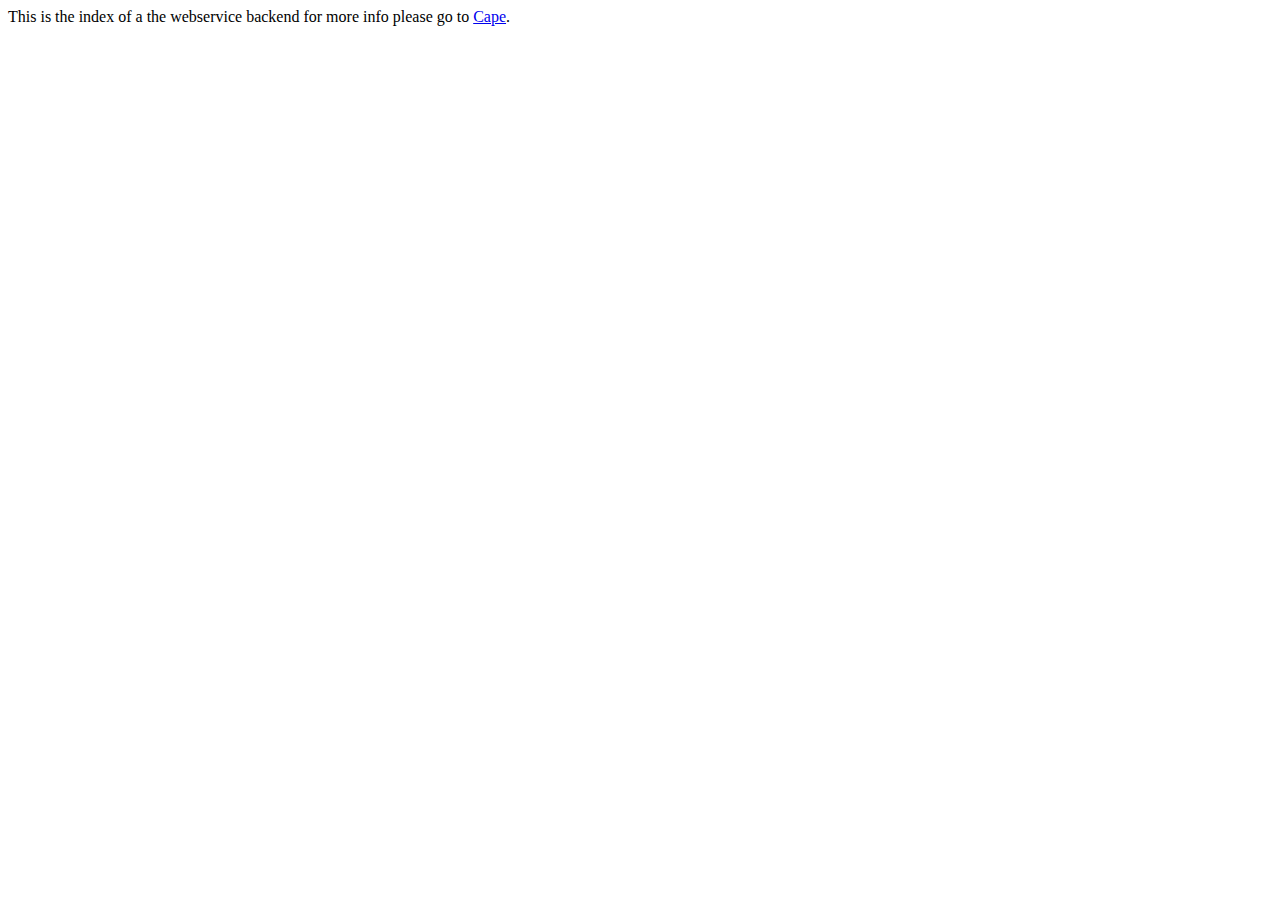
<file: cape_webservices/static/index.html>
<!DOCTYPE html>
<html lang="en">
<head>
    <meta charset="UTF-8">
    <title>Responder</title>
</head>
<body>
This is the index of a the webservice backend for more info please go to <a href="https://github.com/bloomsburyai/cape-webservices">Cape</a>.
</body>
</html>
</file>
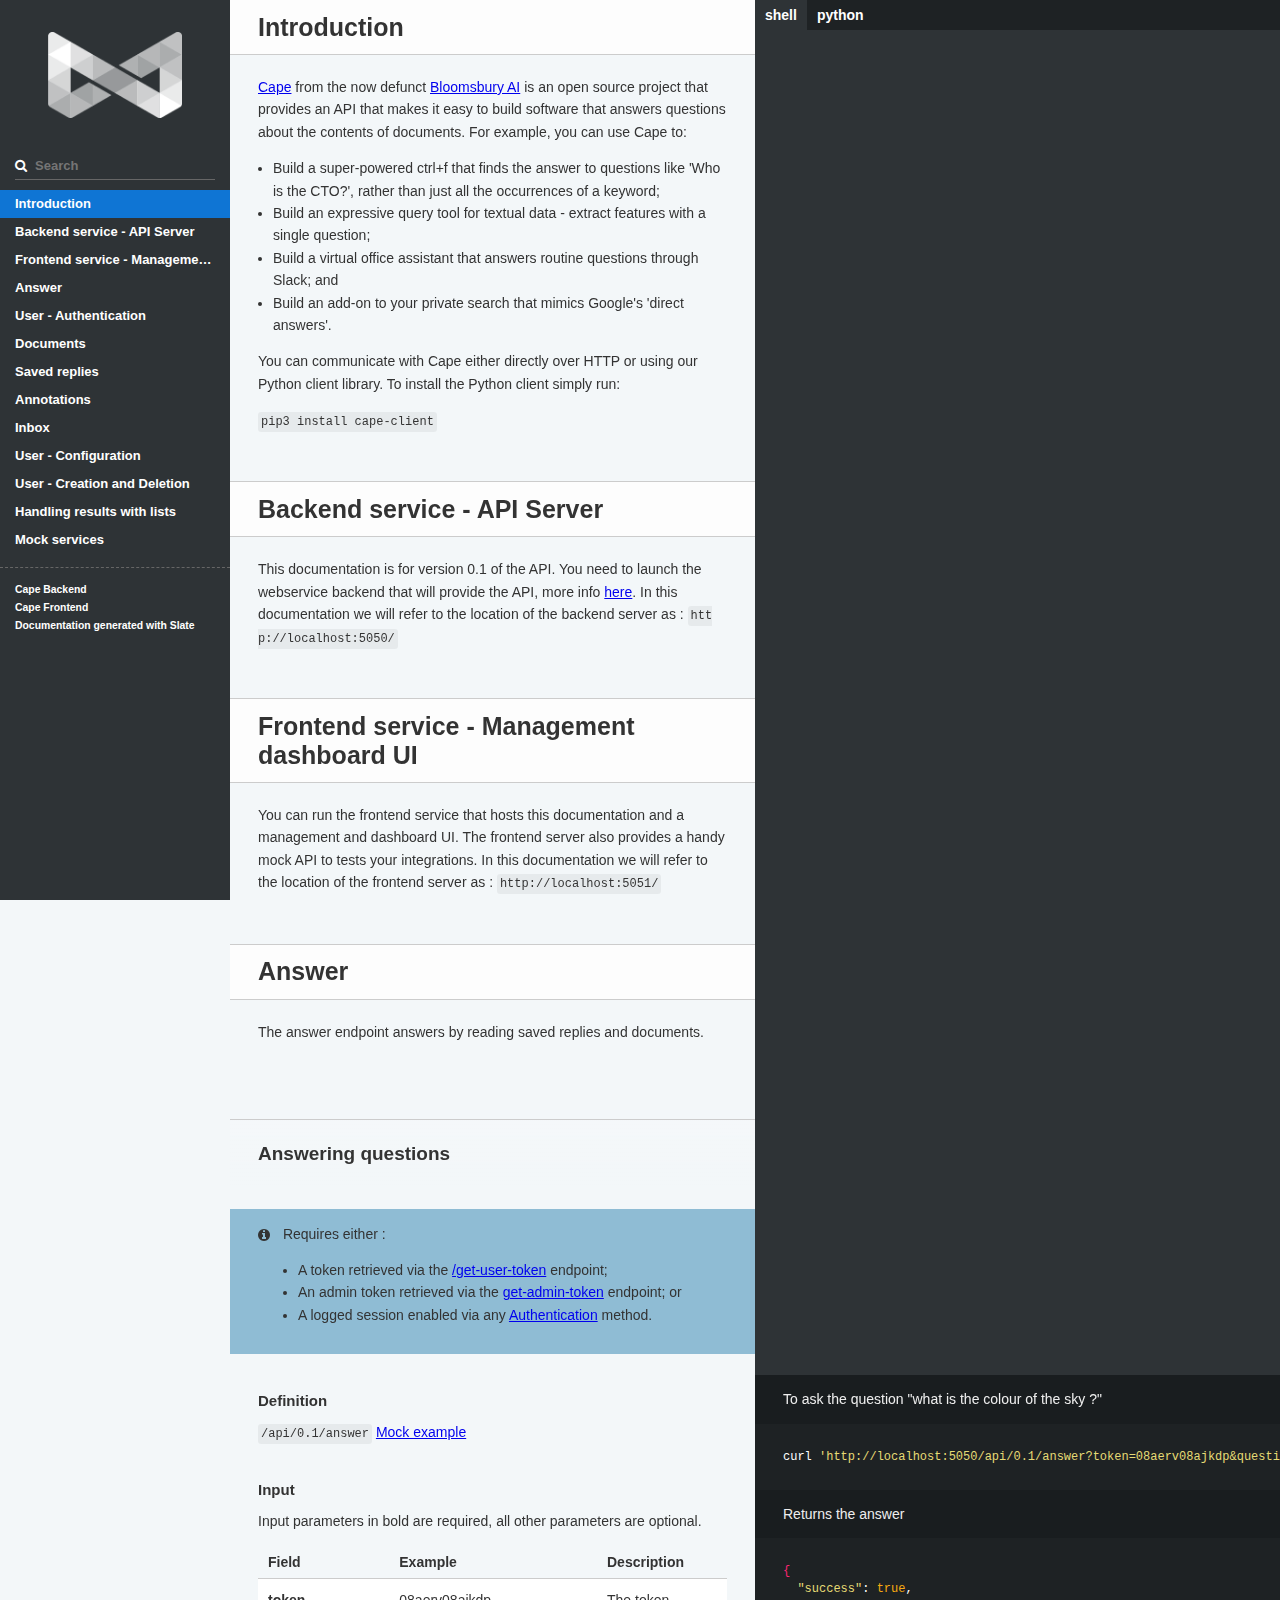
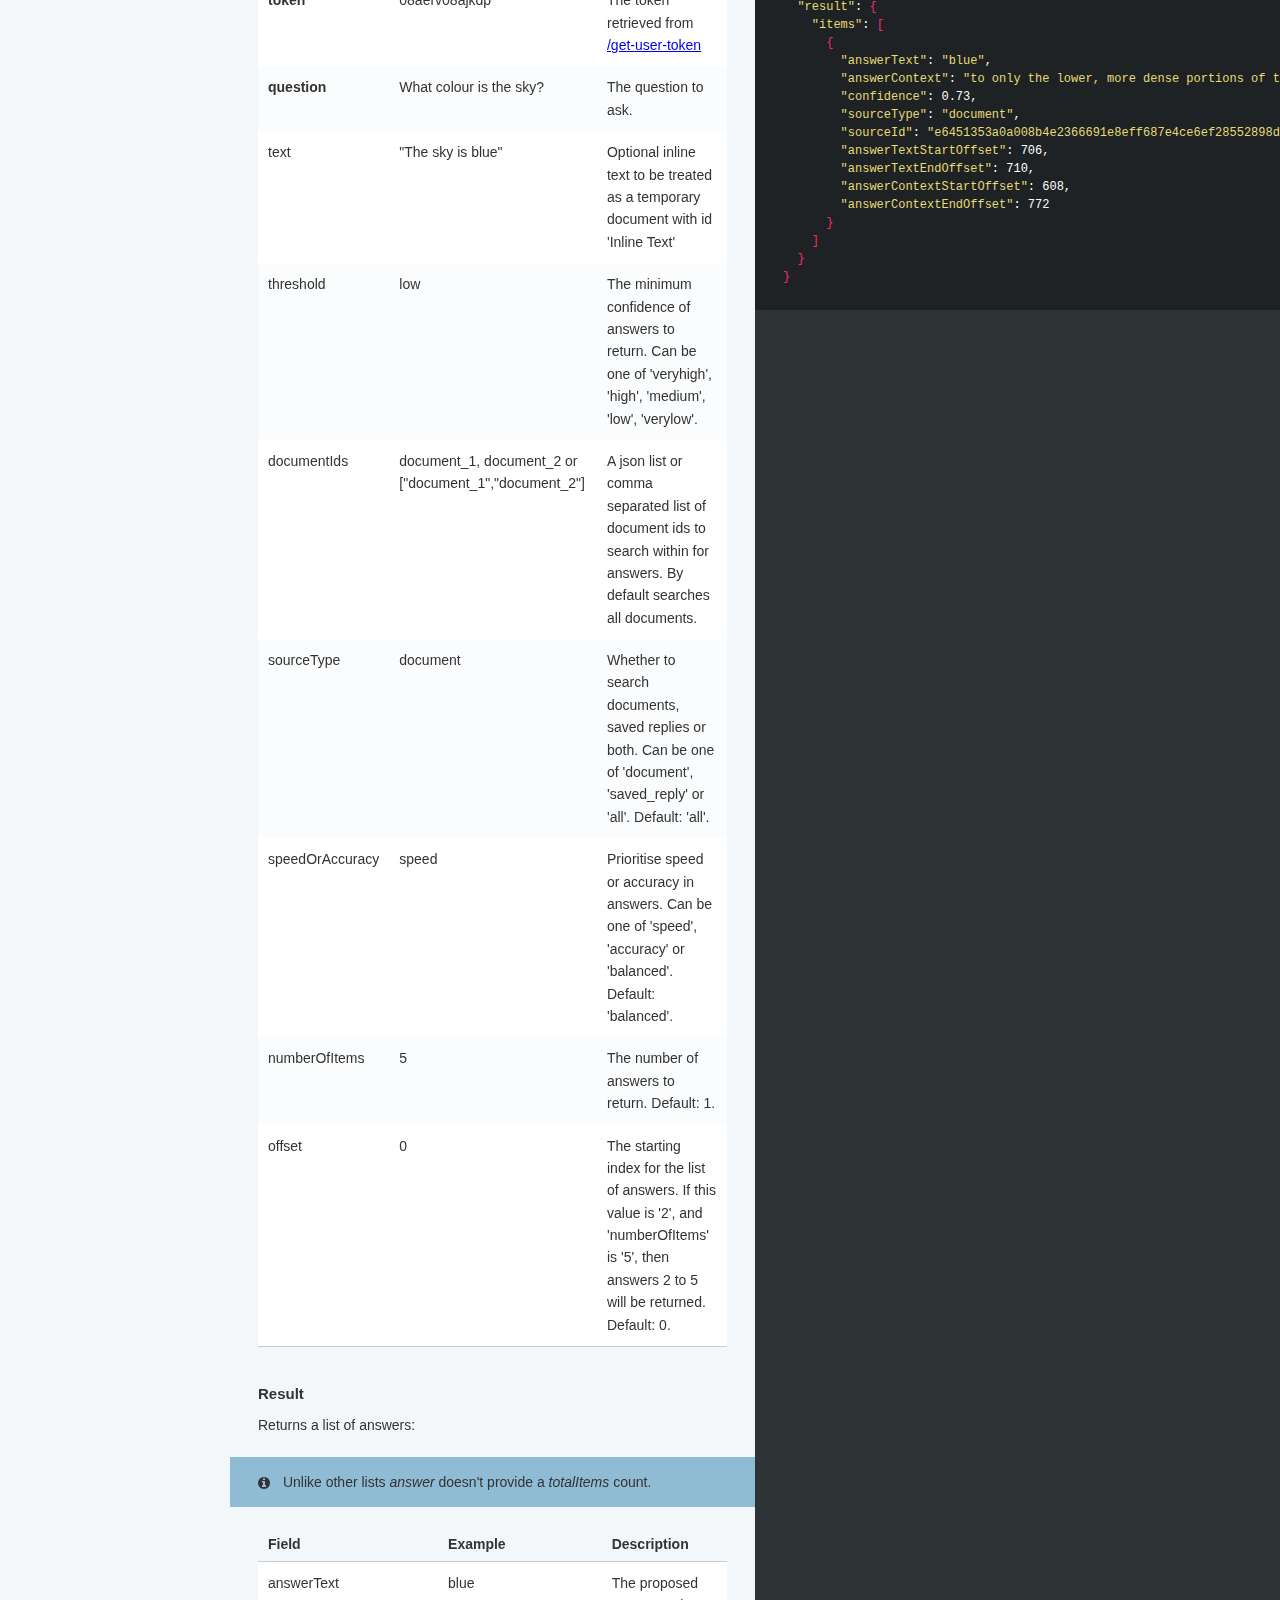
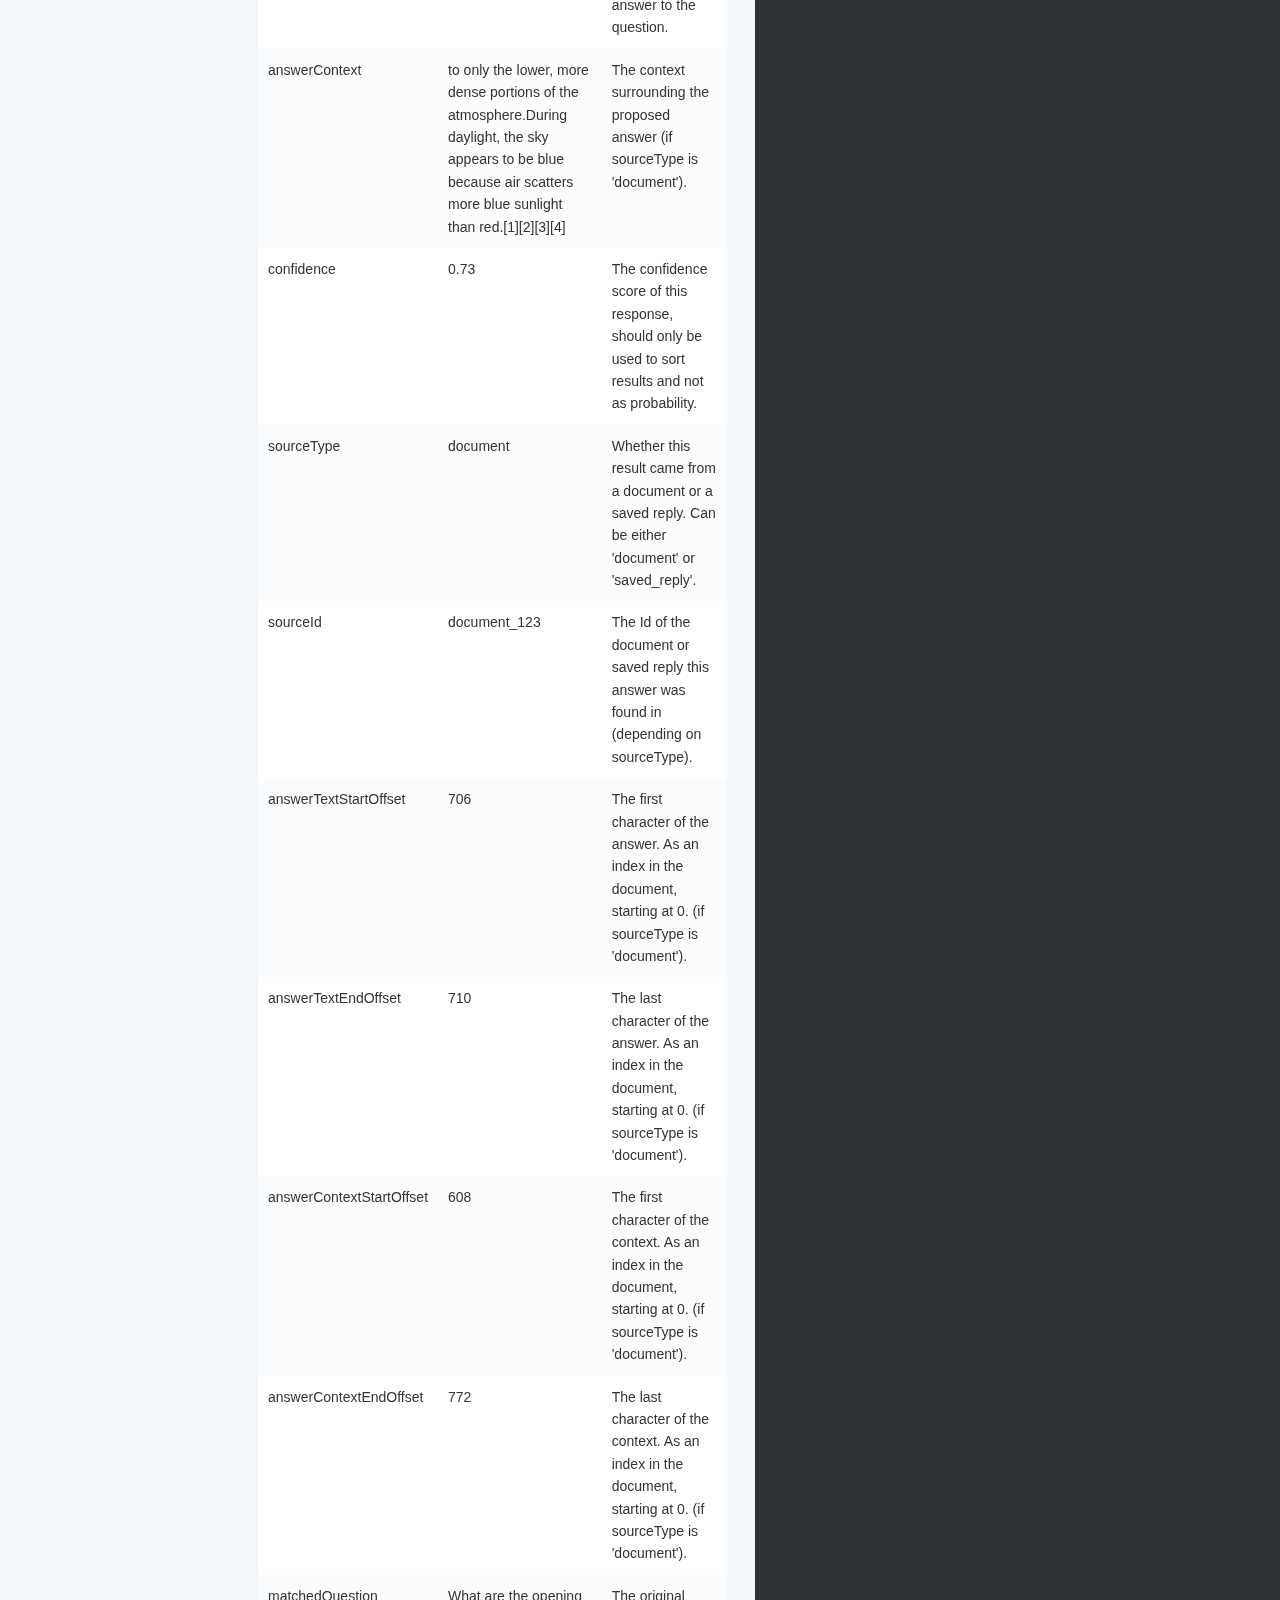
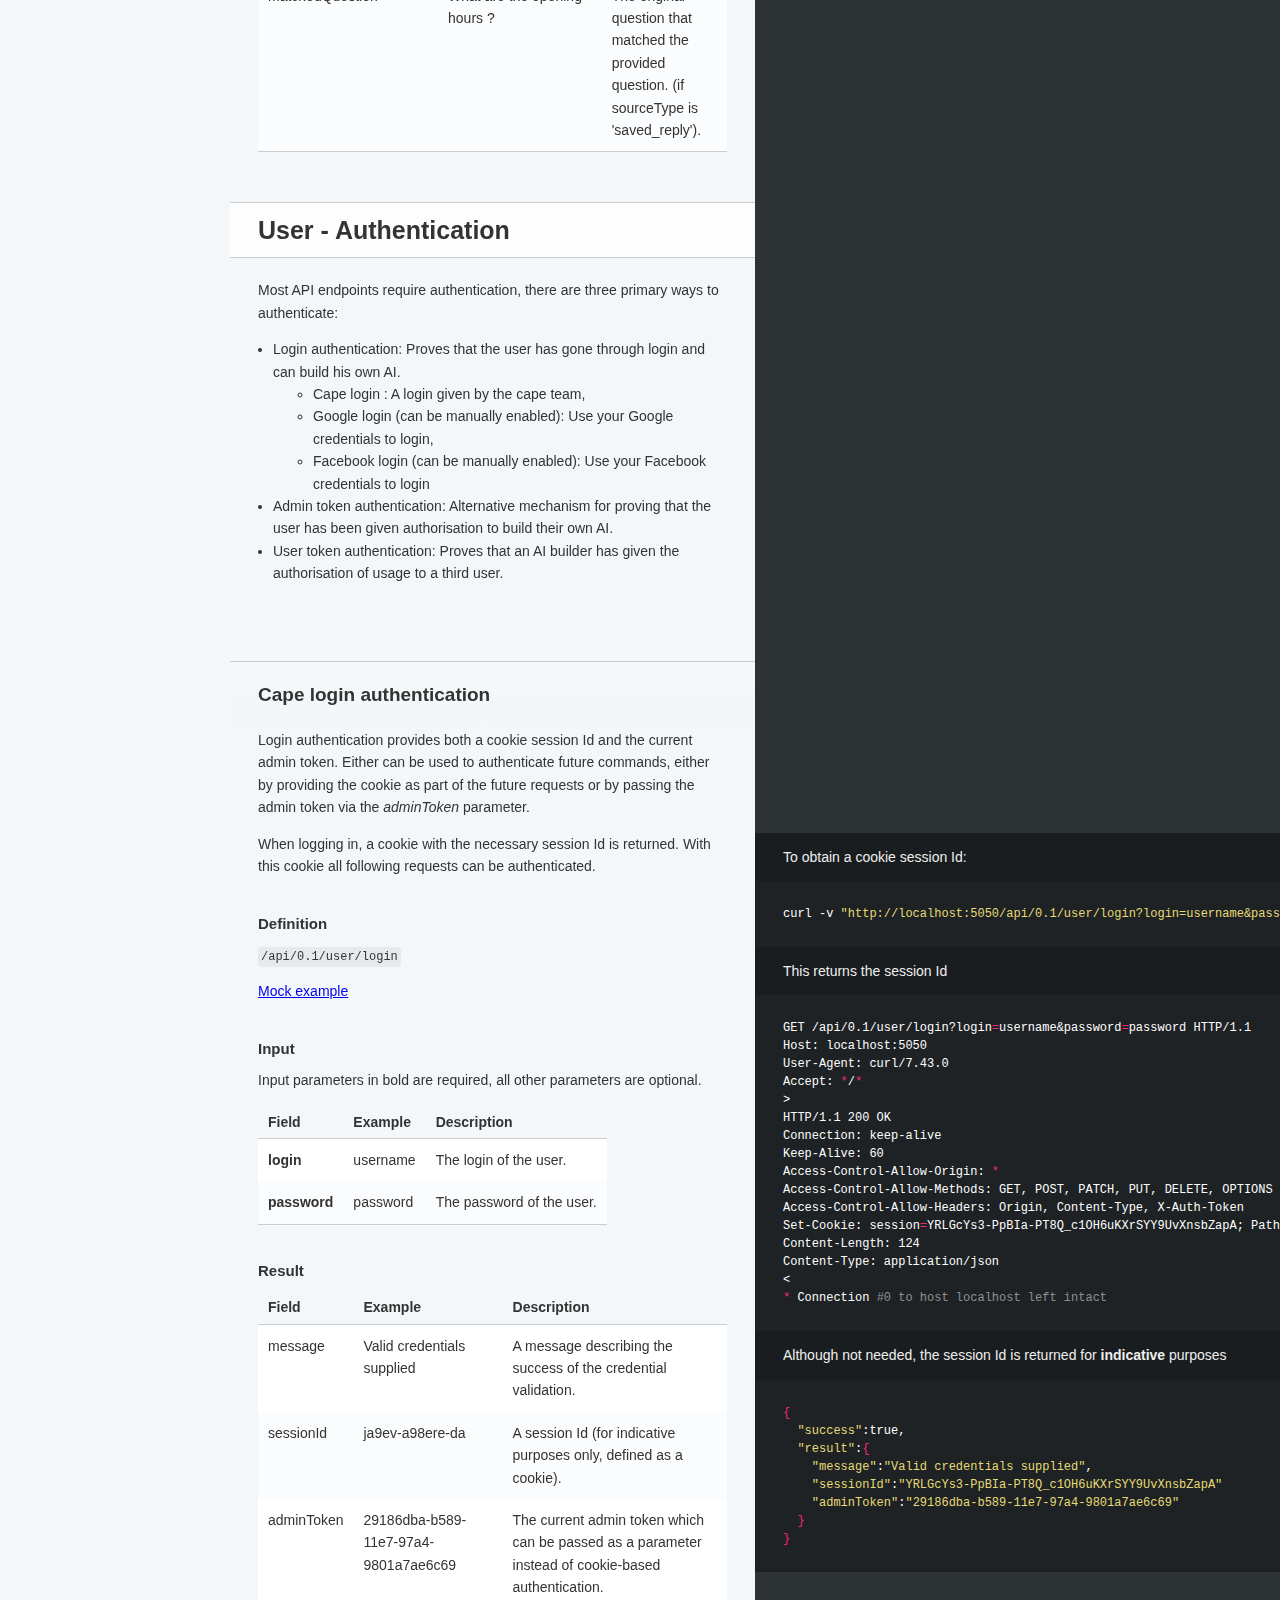
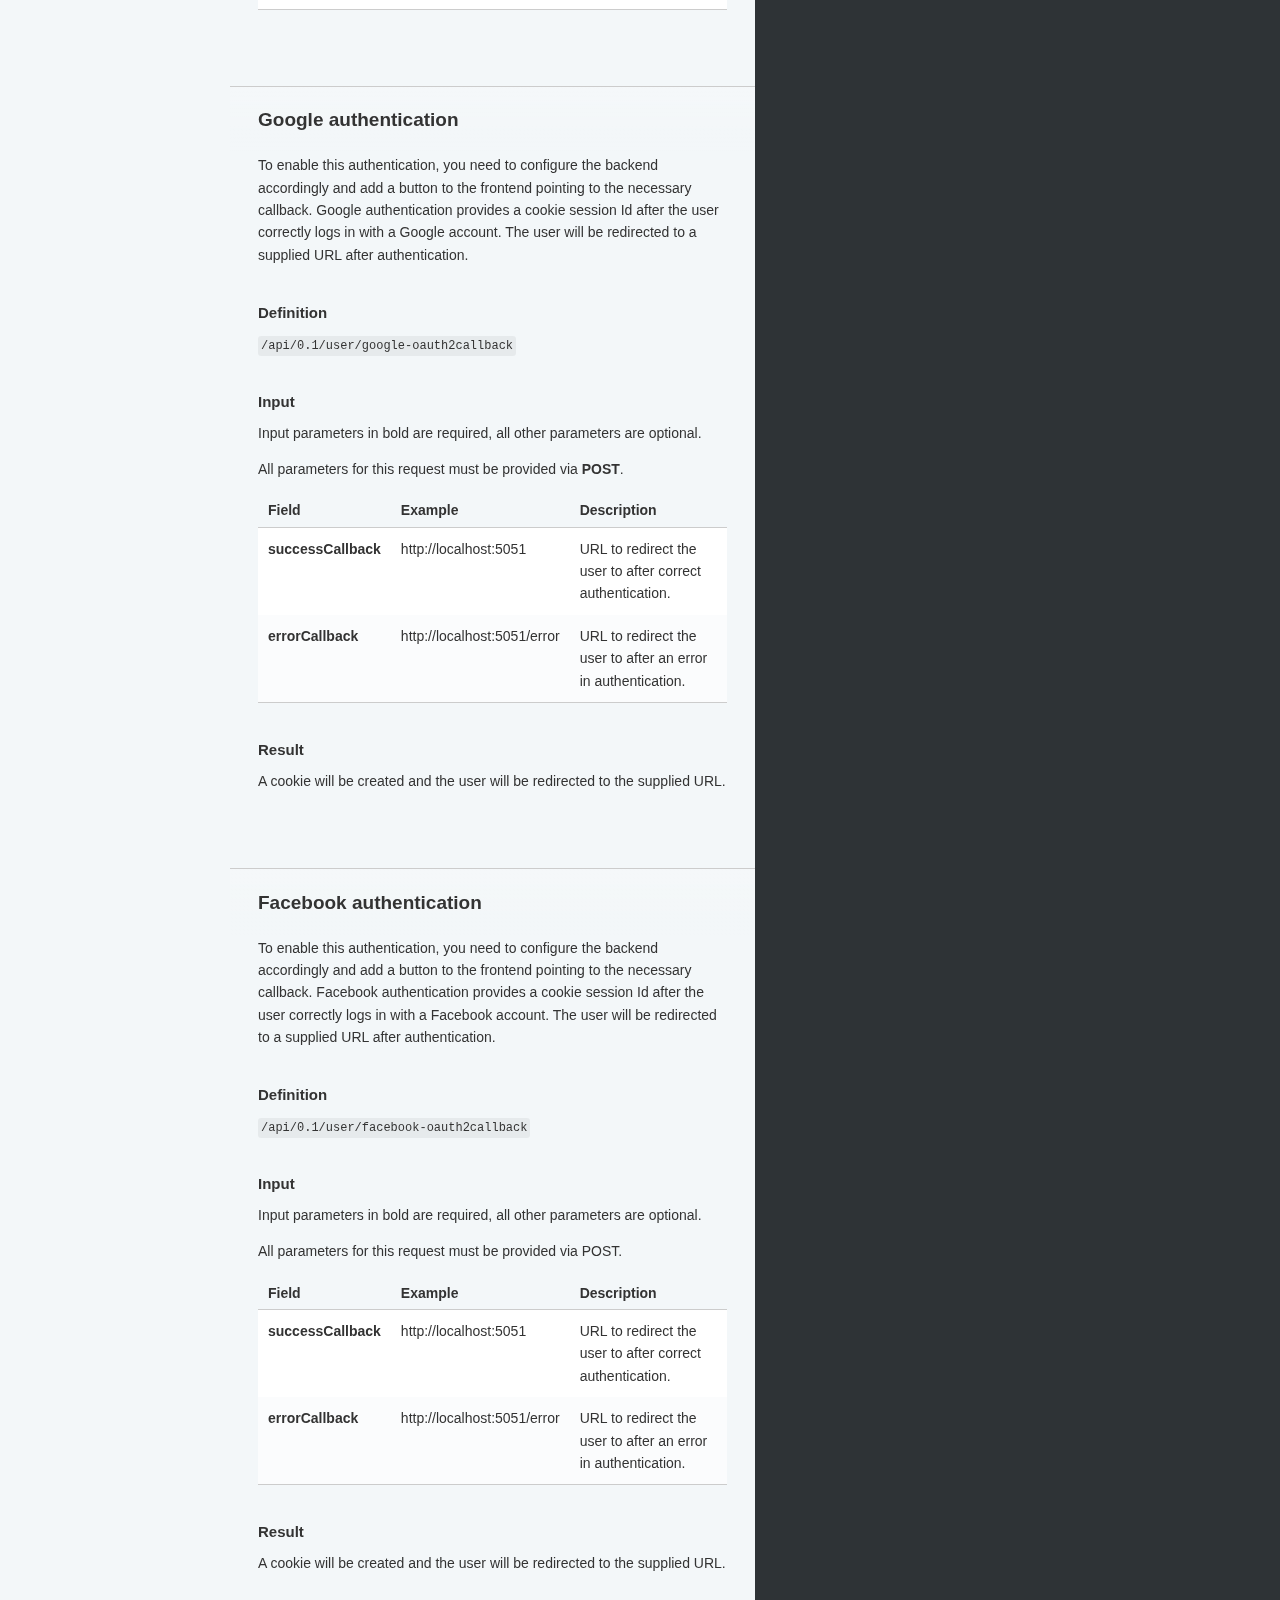
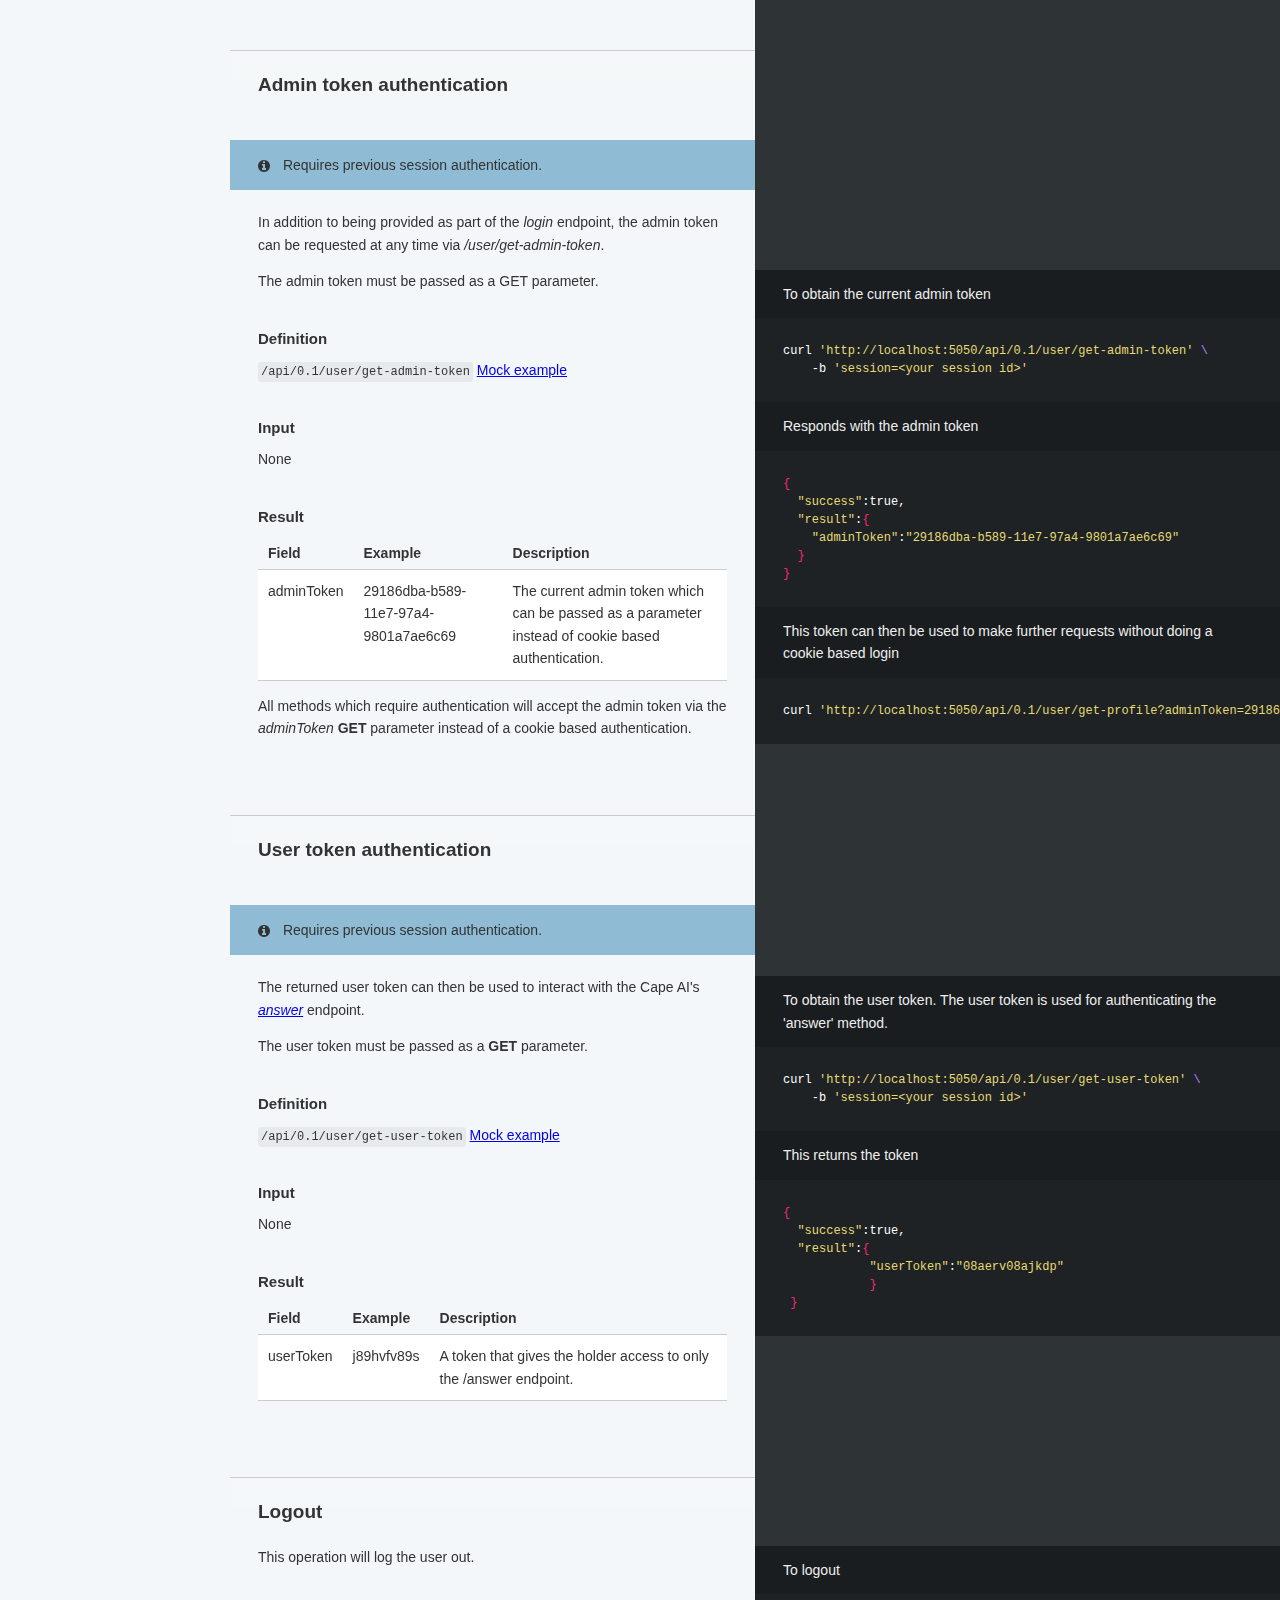
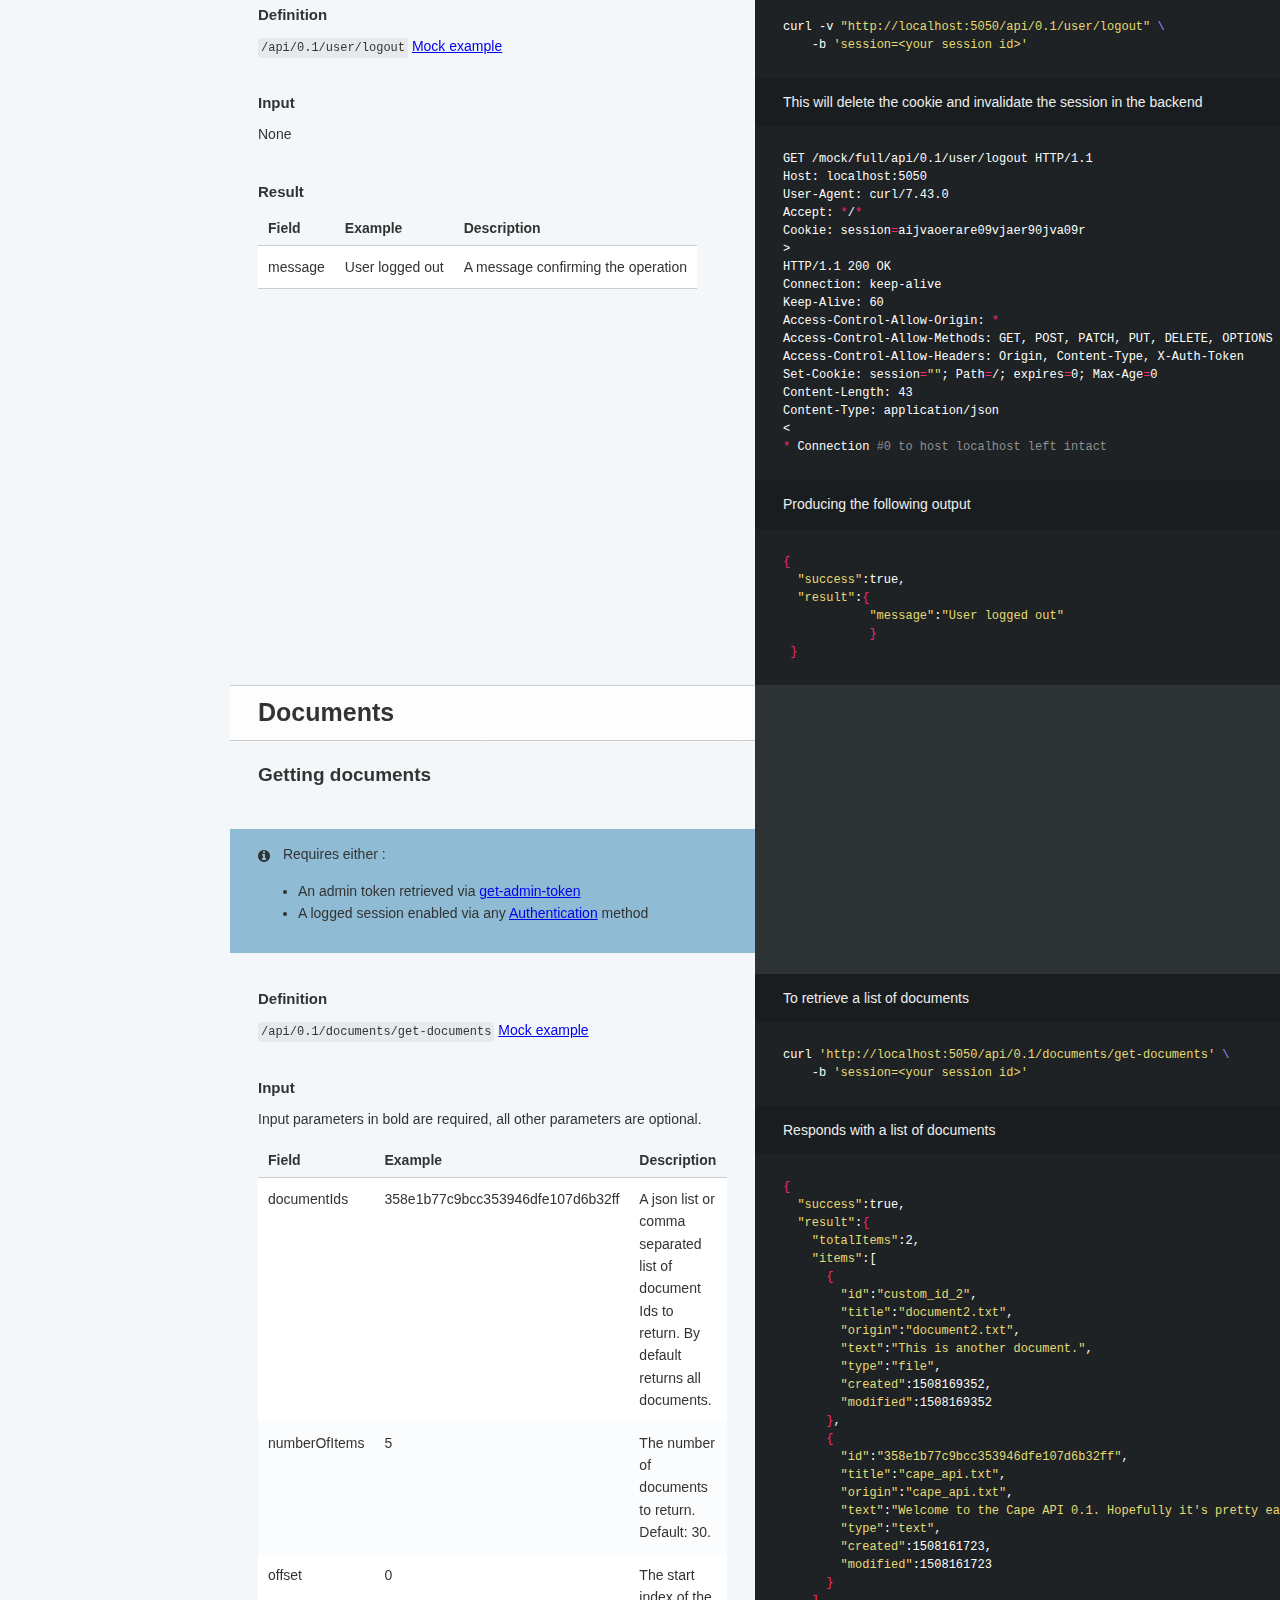
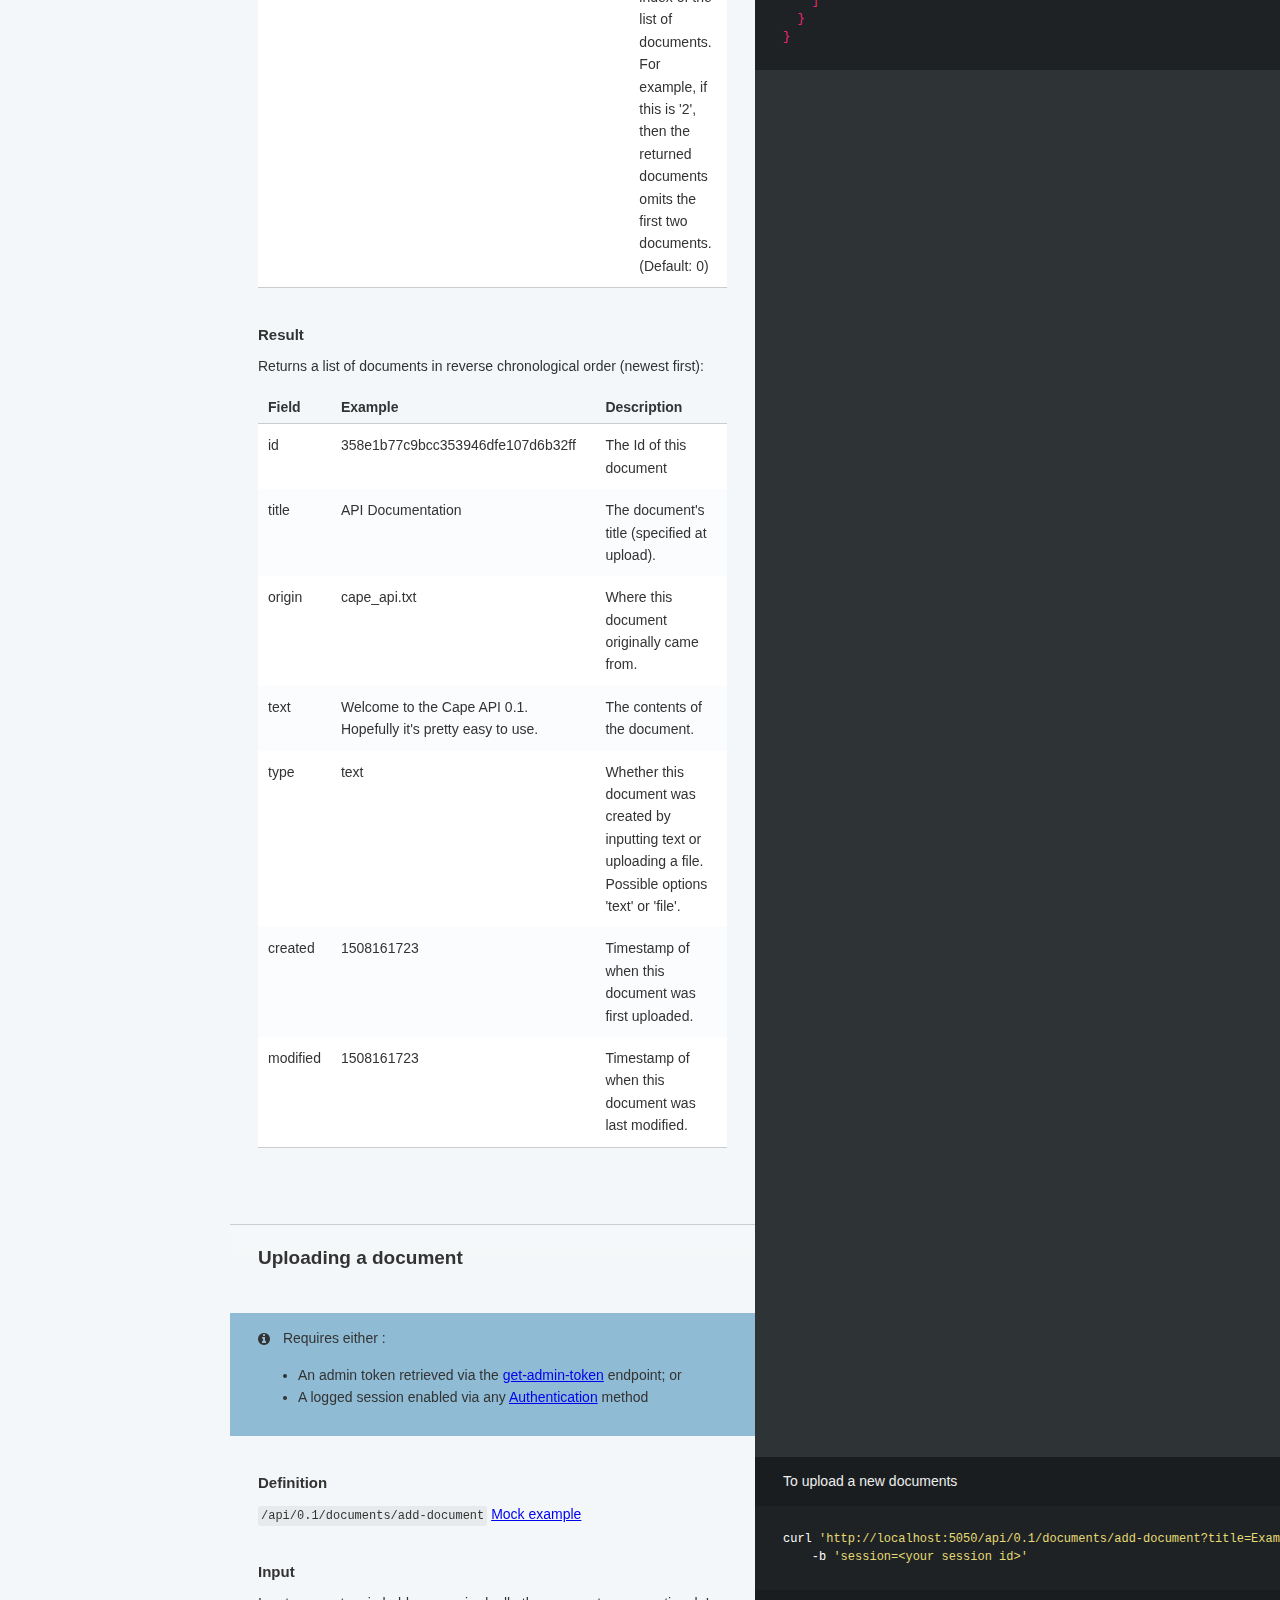
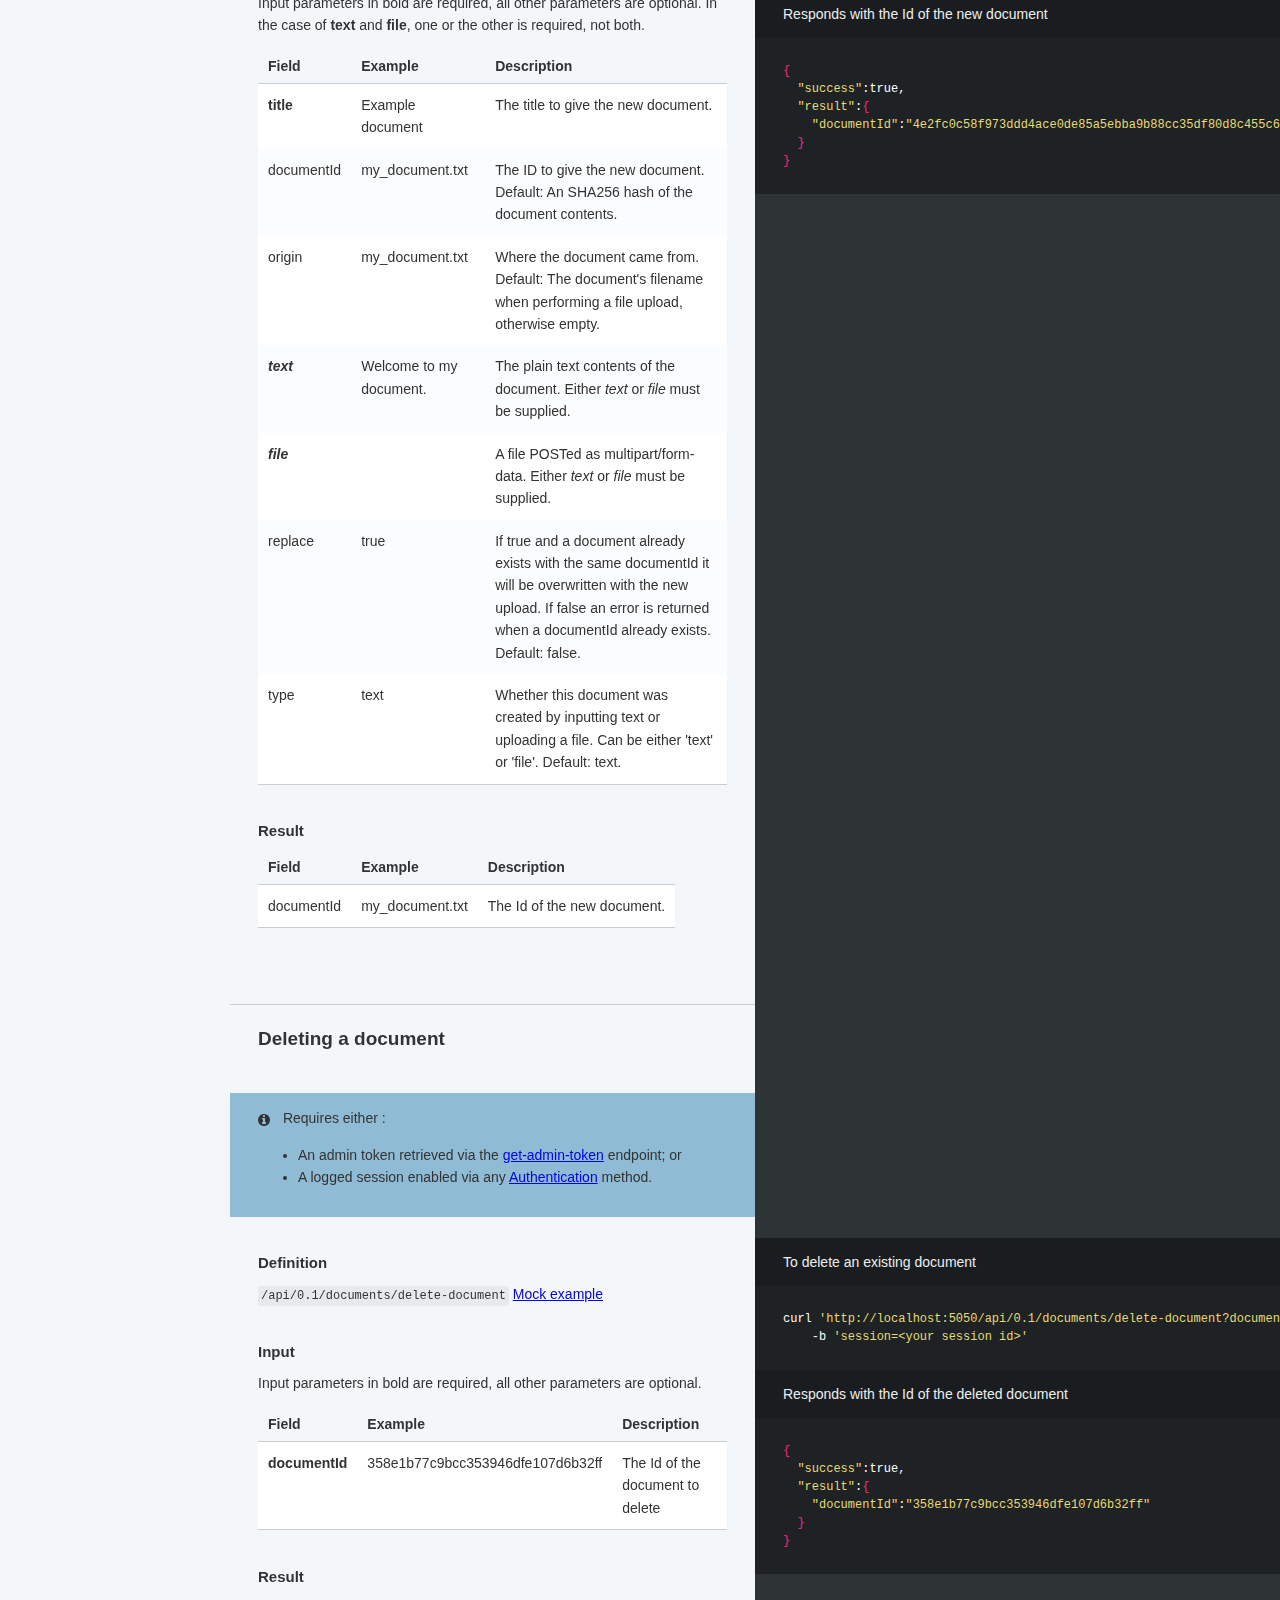
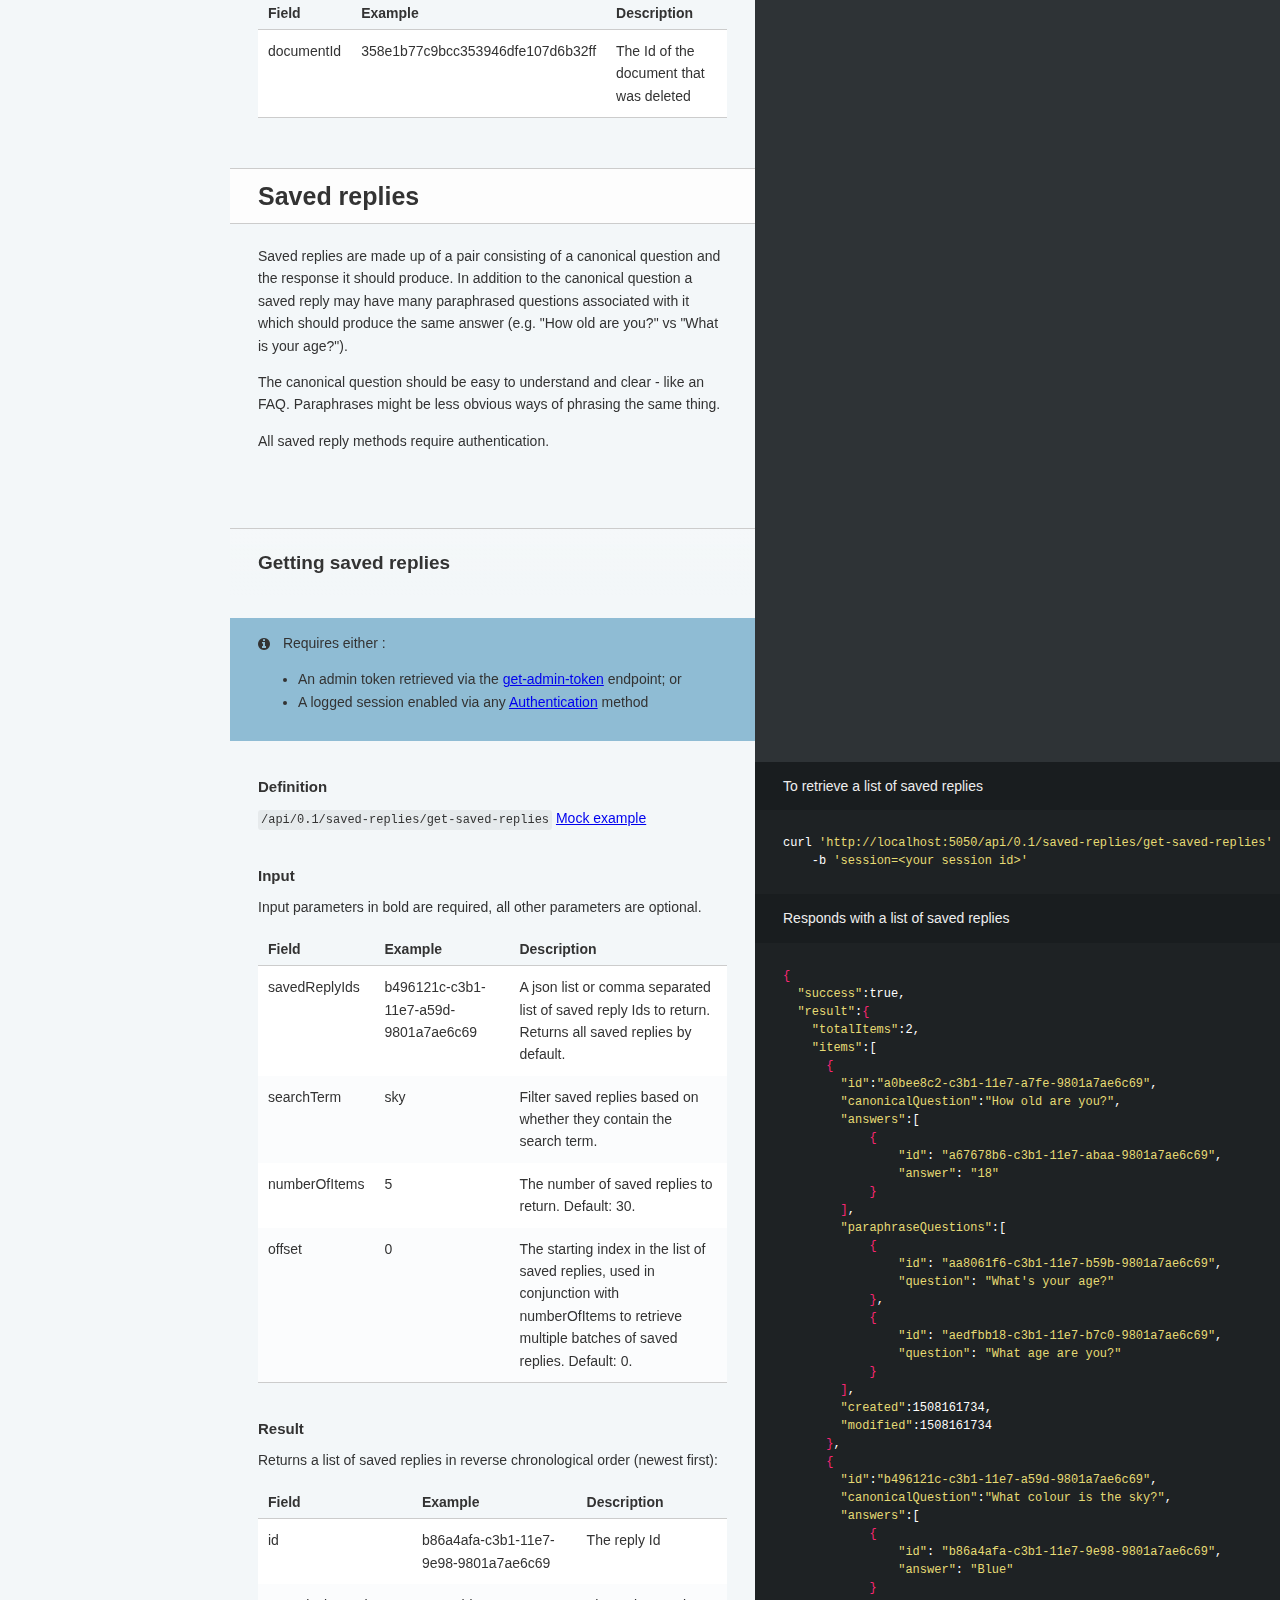
<file: docs/documentation/index.html>
<!doctype html>
<html>
  <head>
    <meta charset="utf-8">
    <meta content="IE=edge,chrome=1" http-equiv="X-UA-Compatible">
    <meta name="viewport" content="width=device-width, initial-scale=1, maximum-scale=1">
    <title>API Reference</title>

    <style>
      .highlight table td { padding: 5px; }
.highlight table pre { margin: 0; }
.highlight .gh {
  color: #999999;
}
.highlight .sr {
  color: #f6aa11;
}
.highlight .go {
  color: #888888;
}
.highlight .gp {
  color: #555555;
}
.highlight .gs {
}
.highlight .gu {
  color: #aaaaaa;
}
.highlight .nb {
  color: #f6aa11;
}
.highlight .cm {
  color: #75715e;
}
.highlight .cp {
  color: #75715e;
}
.highlight .c1 {
  color: #75715e;
}
.highlight .cs {
  color: #75715e;
}
.highlight .c, .highlight .cd {
  color: #75715e;
}
.highlight .err {
  color: #960050;
}
.highlight .gr {
  color: #960050;
}
.highlight .gt {
  color: #960050;
}
.highlight .gd {
  color: #49483e;
}
.highlight .gi {
  color: #49483e;
}
.highlight .ge {
  color: #49483e;
}
.highlight .kc {
  color: #66d9ef;
}
.highlight .kd {
  color: #66d9ef;
}
.highlight .kr {
  color: #66d9ef;
}
.highlight .no {
  color: #66d9ef;
}
.highlight .kt {
  color: #66d9ef;
}
.highlight .mf {
  color: #ae81ff;
}
.highlight .mh {
  color: #ae81ff;
}
.highlight .il {
  color: #ae81ff;
}
.highlight .mi {
  color: #ae81ff;
}
.highlight .mo {
  color: #ae81ff;
}
.highlight .m, .highlight .mb, .highlight .mx {
  color: #ae81ff;
}
.highlight .sc {
  color: #ae81ff;
}
.highlight .se {
  color: #ae81ff;
}
.highlight .ss {
  color: #ae81ff;
}
.highlight .sd {
  color: #e6db74;
}
.highlight .s2 {
  color: #e6db74;
}
.highlight .sb {
  color: #e6db74;
}
.highlight .sh {
  color: #e6db74;
}
.highlight .si {
  color: #e6db74;
}
.highlight .sx {
  color: #e6db74;
}
.highlight .s1 {
  color: #e6db74;
}
.highlight .s {
  color: #e6db74;
}
.highlight .na {
  color: #a6e22e;
}
.highlight .nc {
  color: #a6e22e;
}
.highlight .nd {
  color: #a6e22e;
}
.highlight .ne {
  color: #a6e22e;
}
.highlight .nf {
  color: #a6e22e;
}
.highlight .vc {
  color: #ffffff;
}
.highlight .nn {
  color: #ffffff;
}
.highlight .nl {
  color: #ffffff;
}
.highlight .ni {
  color: #ffffff;
}
.highlight .bp {
  color: #ffffff;
}
.highlight .vg {
  color: #ffffff;
}
.highlight .vi {
  color: #ffffff;
}
.highlight .nv {
  color: #ffffff;
}
.highlight .w {
  color: #ffffff;
}
.highlight {
  color: #ffffff;
}
.highlight .n, .highlight .py, .highlight .nx {
  color: #ffffff;
}
.highlight .ow {
  color: #f92672;
}
.highlight .nt {
  color: #f92672;
}
.highlight .k, .highlight .kv {
  color: #f92672;
}
.highlight .kn {
  color: #f92672;
}
.highlight .kp {
  color: #f92672;
}
.highlight .o {
  color: #f92672;
}
    </style>
    <link href="stylesheets/screen.css" rel="stylesheet" media="screen" />
    <link href="stylesheets/print.css" rel="stylesheet" media="print" />
      <script src="javascripts/all.js"></script>
  </head>

  <body class="index" data-languages="[&quot;shell&quot;,&quot;python&quot;]">
    <a href="#" id="nav-button">
      <span>
        NAV
        <img src="images/navbar.png" alt="Navbar" />
      </span>
    </a>
    <div class="toc-wrapper">
      <img src="images/logo.png" class="logo" alt="Logo" />
        <div class="lang-selector">
              <a href="#" data-language-name="shell">shell</a>
              <a href="#" data-language-name="python">python</a>
        </div>
        <div class="search">
          <input type="text" class="search" id="input-search" placeholder="Search">
        </div>
        <ul class="search-results"></ul>
      <div id="toc" class="toc-list-h1">
          <li>
            <a href="#introduction" class="toc-h1 toc-link" data-title="Introduction">Introduction</a>
          </li>
          <li>
            <a href="#backend-service-api-server" class="toc-h1 toc-link" data-title="Backend service - API Server">Backend service - API Server</a>
          </li>
          <li>
            <a href="#frontend-service-management-dashboard-ui" class="toc-h1 toc-link" data-title="Frontend service - Management dashboard UI">Frontend service - Management dashboard UI</a>
          </li>
          <li>
            <a href="#answer" class="toc-h1 toc-link" data-title="Answer">Answer</a>
              <ul class="toc-list-h2">
                  <li>
                    <a href="#answering-questions" class="toc-h2 toc-link" data-title="Answer">Answering questions</a>
                  </li>
              </ul>
          </li>
          <li>
            <a href="#user-authentication" class="toc-h1 toc-link" data-title="User - Authentication">User - Authentication</a>
              <ul class="toc-list-h2">
                  <li>
                    <a href="#cape-login-authentication" class="toc-h2 toc-link" data-title="User - Authentication">Cape login authentication</a>
                  </li>
                  <li>
                    <a href="#google-authentication" class="toc-h2 toc-link" data-title="User - Authentication">Google authentication</a>
                  </li>
                  <li>
                    <a href="#facebook-authentication" class="toc-h2 toc-link" data-title="User - Authentication">Facebook authentication</a>
                  </li>
                  <li>
                    <a href="#admin-token-authentication" class="toc-h2 toc-link" data-title="User - Authentication">Admin token authentication</a>
                  </li>
                  <li>
                    <a href="#user-token-authentication" class="toc-h2 toc-link" data-title="User - Authentication">User token authentication</a>
                  </li>
                  <li>
                    <a href="#logout" class="toc-h2 toc-link" data-title="User - Authentication">Logout</a>
                  </li>
              </ul>
          </li>
          <li>
            <a href="#documents" class="toc-h1 toc-link" data-title="Documents">Documents</a>
              <ul class="toc-list-h2">
                  <li>
                    <a href="#getting-documents" class="toc-h2 toc-link" data-title="Documents">Getting documents</a>
                  </li>
                  <li>
                    <a href="#uploading-a-document" class="toc-h2 toc-link" data-title="Documents">Uploading a document</a>
                  </li>
                  <li>
                    <a href="#deleting-a-document" class="toc-h2 toc-link" data-title="Documents">Deleting a document</a>
                  </li>
              </ul>
          </li>
          <li>
            <a href="#saved-replies" class="toc-h1 toc-link" data-title="Saved replies">Saved replies</a>
              <ul class="toc-list-h2">
                  <li>
                    <a href="#getting-saved-replies" class="toc-h2 toc-link" data-title="Saved replies">Getting saved replies</a>
                  </li>
                  <li>
                    <a href="#creating-a-saved-reply" class="toc-h2 toc-link" data-title="Saved replies">Creating a saved reply</a>
                  </li>
                  <li>
                    <a href="#deleting-a-saved-reply" class="toc-h2 toc-link" data-title="Saved replies">Deleting a saved reply</a>
                  </li>
                  <li>
                    <a href="#adding-paraphrase-questions" class="toc-h2 toc-link" data-title="Saved replies">Adding paraphrase questions</a>
                  </li>
                  <li>
                    <a href="#deleting-paraphrase-questions" class="toc-h2 toc-link" data-title="Saved replies">Deleting paraphrase questions</a>
                  </li>
                  <li>
                    <a href="#modifying-paraphrase-questions" class="toc-h2 toc-link" data-title="Saved replies">Modifying paraphrase questions</a>
                  </li>
                  <li>
                    <a href="#modifying-canonical-questions" class="toc-h2 toc-link" data-title="Saved replies">Modifying canonical questions</a>
                  </li>
                  <li>
                    <a href="#adding-answers" class="toc-h2 toc-link" data-title="Saved replies">Adding answers</a>
                  </li>
                  <li>
                    <a href="#deleting-answers" class="toc-h2 toc-link" data-title="Saved replies">Deleting answers</a>
                  </li>
                  <li>
                    <a href="#modifying-answers" class="toc-h2 toc-link" data-title="Saved replies"> Modifying answers</a>
                  </li>
              </ul>
          </li>
          <li>
            <a href="#annotations" class="toc-h1 toc-link" data-title="Annotations">Annotations</a>
              <ul class="toc-list-h2">
                  <li>
                    <a href="#getting-annotations" class="toc-h2 toc-link" data-title="Annotations">Getting annotations</a>
                  </li>
                  <li>
                    <a href="#creating-an-annotation" class="toc-h2 toc-link" data-title="Annotations">Creating an annotation</a>
                  </li>
                  <li>
                    <a href="#deleting-an-annotation" class="toc-h2 toc-link" data-title="Annotations">Deleting an annotation</a>
                  </li>
                  <li>
                    <a href="#adding-paraphrase-questions-to-annotations" class="toc-h2 toc-link" data-title="Annotations">Adding paraphrase questions to annotations</a>
                  </li>
                  <li>
                    <a href="#deleting-an-annotation-39-s-paraphrase-questions" class="toc-h2 toc-link" data-title="Annotations">Deleting an annotation's paraphrase questions</a>
                  </li>
                  <li>
                    <a href="#modifying-an-annotation-39-s-paraphrase-questions" class="toc-h2 toc-link" data-title="Annotations">Modifying an annotation's paraphrase questions</a>
                  </li>
                  <li>
                    <a href="#modifying-an-annotation-39-s-canonical-question" class="toc-h2 toc-link" data-title="Annotations">Modifying an annotation's canonical question</a>
                  </li>
                  <li>
                    <a href="#adding-answers-to-annotations" class="toc-h2 toc-link" data-title="Annotations">Adding answers to annotations</a>
                  </li>
                  <li>
                    <a href="#deleting-answers-from-annotations" class="toc-h2 toc-link" data-title="Annotations">Deleting answers from annotations</a>
                  </li>
                  <li>
                    <a href="#modifying-an-annotation-39-s-answers" class="toc-h2 toc-link" data-title="Annotations"> Modifying an annotation's answers</a>
                  </li>
              </ul>
          </li>
          <li>
            <a href="#inbox" class="toc-h1 toc-link" data-title="Inbox">Inbox</a>
              <ul class="toc-list-h2">
                  <li>
                    <a href="#fetching-a-user-39-s-inbox" class="toc-h2 toc-link" data-title="Inbox">Fetching a user's inbox</a>
                  </li>
                  <li>
                    <a href="#mark-an-inbox-item-read" class="toc-h2 toc-link" data-title="Inbox">Mark an inbox item read</a>
                  </li>
                  <li>
                    <a href="#archiving-an-inbox-item" class="toc-h2 toc-link" data-title="Inbox">Archiving an inbox item</a>
                  </li>
              </ul>
          </li>
          <li>
            <a href="#user-configuration" class="toc-h1 toc-link" data-title="User - Configuration">User - Configuration</a>
              <ul class="toc-list-h2">
                  <li>
                    <a href="#getting-the-default-threshold" class="toc-h2 toc-link" data-title="User - Configuration">Getting the default threshold</a>
                  </li>
                  <li>
                    <a href="#setting-the-default-threshold" class="toc-h2 toc-link" data-title="User - Configuration">Setting the default threshold</a>
                  </li>
                  <li>
                    <a href="#setting-the-forward-email-address" class="toc-h2 toc-link" data-title="User - Configuration">Setting the forward email address</a>
                  </li>
                  <li>
                    <a href="#getting-the-user-profile" class="toc-h2 toc-link" data-title="User - Configuration">Getting the user profile</a>
                  </li>
              </ul>
          </li>
          <li>
            <a href="#user-creation-and-deletion" class="toc-h1 toc-link" data-title="User - Creation and Deletion">User - Creation and Deletion</a>
              <ul class="toc-list-h2">
                  <li>
                    <a href="#cape-super-admin-creating-a-new-account" class="toc-h2 toc-link" data-title="User - Creation and Deletion">Cape SUPER ADMIN - Creating a new account</a>
                  </li>
                  <li>
                    <a href="#cape-super-admin-deleting-an-existing-account" class="toc-h2 toc-link" data-title="User - Creation and Deletion">Cape SUPER ADMIN - Deleting an existing account</a>
                  </li>
              </ul>
          </li>
          <li>
            <a href="#handling-results-with-lists" class="toc-h1 toc-link" data-title="Handling results with lists">Handling results with lists</a>
          </li>
          <li>
            <a href="#mock-services" class="toc-h1 toc-link" data-title="Mock services">Mock services</a>
              <ul class="toc-list-h2">
                  <li>
                    <a href="#full-mock-service" class="toc-h2 toc-link" data-title="Mock services">Full mock service</a>
                  </li>
                  <li>
                    <a href="#unlucky-mock-service" class="toc-h2 toc-link" data-title="Mock services">Unlucky mock service</a>
                  </li>
                  <li>
                    <a href="#error-mock-service" class="toc-h2 toc-link" data-title="Mock services">Error mock service</a>
                  </li>
                  <li>
                    <a href="#timeout-mock-service" class="toc-h2 toc-link" data-title="Mock services">Timeout mock service</a>
                  </li>
              </ul>
          </li>
      </div>
        <ul class="toc-footer">
            <li><a href='https://github.com/bloomsburyai/cape-webservices'>Cape Backend</a></li>
            <li><a href='https://github.com/bloomsburyai/cape-frontend'>Cape Frontend</a></li>
            <li><a href='https://github.com/tripit/slate'>Documentation generated with Slate</a></li>
        </ul>
    </div>
    <div class="page-wrapper">
      <div class="dark-box"></div>
      <div class="content">
        <h1 id='introduction'>Introduction</h1>
<p><a href="http://github.com/bloomsburyai/cape-webservices">Cape</a> from the now defunct <a href="http://bloomsbury.ai">Bloomsbury AI</a> is an open source project that provides an API that makes it easy to build software that answers questions about the contents of documents.
For example, you can use Cape to:</p>

<ul>
<li>Build a super-powered ctrl+f that finds the answer to questions like &#39;Who is the CTO?&#39;, rather than just all the occurrences of a keyword;</li>
<li>Build an expressive query tool for textual data - extract features with a single question;</li>
<li>Build a virtual office assistant that answers routine questions through Slack; and</li>
<li>Build an add-on to your private search that mimics Google&#39;s &#39;direct answers&#39;.</li>
</ul>

<p>You can communicate with Cape either directly over HTTP or using our Python client library. To install the Python client simply run:</p>

<p><code>pip3 install cape-client</code></p>
<h1 id='backend-service-api-server'>Backend service - API Server</h1>
<p>This documentation is for version 0.1 of the API.
You need to launch the webservice backend that will provide the API, more info <a href="https://github.com/bloomsburyai/cape-webservices#standalone-webapp-with-docker">here</a>.
In this documentation we will refer to the location of the backend server as : <code>http://localhost:5050/</code></p>
<h1 id='frontend-service-management-dashboard-ui'>Frontend service - Management dashboard UI</h1>
<p>You can run the frontend service that hosts this documentation and a management and dashboard UI.
The frontend server also provides a handy mock API to tests your integrations.
In this documentation we will refer to the location of the frontend server as : <code>http://localhost:5051/</code></p>
<h1 id='answer'>Answer</h1>
<p>The answer endpoint answers by reading saved replies and documents.</p>
<h2 id='answering-questions'>Answering questions</h2>
<aside class="notice">
    Requires  either :
    <ul>
        <li>A token retrieved via the <a href='#user-token-authentication'>/get-user-token</a> endpoint; </li>
        <li>An admin token retrieved via the <a href='#admin-token-authentication'>get-admin-token</a> endpoint; or</li>
        <li>A logged session enabled via any <a href='#user-authentication'>Authentication</a> method.</li>
    </ul>
</aside>

<blockquote>
<p>To ask the question &quot;what is the colour of the sky ?&quot;</p>
</blockquote>
<pre class="highlight shell tab-shell"><code>curl <span class="s1">'http://localhost:5050/api/0.1/answer?token=08aerv08ajkdp&amp;question=what+is+the+colour+of+the+sky+?'</span>
</code></pre><pre class="highlight python tab-python"><code><span class="kn">from</span> <span class="nn">cape.client</span> <span class="kn">import</span> <span class="n">CapeClient</span>

<span class="n">cc</span> <span class="o">=</span> <span class="n">CapeClient</span><span class="p">()</span>
<span class="n">answers</span> <span class="o">=</span> <span class="n">cc</span><span class="o">.</span><span class="n">answer</span><span class="p">(</span><span class="s">'what is the colour of the sky ?'</span><span class="p">,</span>
                    <span class="n">user_token</span><span class="o">=</span><span class="s">'08aerv08ajkdp'</span><span class="p">)</span>
<span class="k">print</span><span class="p">(</span><span class="n">answers</span><span class="p">)</span>
</code></pre>
<blockquote>
<p>Returns the answer</p>
</blockquote>
<pre class="highlight shell tab-shell"><code><span class="o">{</span>
  <span class="s2">"success"</span>: <span class="nb">true</span>,
  <span class="s2">"result"</span>: <span class="o">{</span>
    <span class="s2">"items"</span>: <span class="o">[</span>
      <span class="o">{</span>
        <span class="s2">"answerText"</span>: <span class="s2">"blue"</span>,
        <span class="s2">"answerContext"</span>: <span class="s2">"to only the lower, more dense portions of the atmosphere.</span><span class="se">\n\n</span><span class="s2">During daylight, the sky appears to be blue because air scatters more blue sunlight than red.[1][2][3][4]"</span>,
        <span class="s2">"confidence"</span>: 0.73,
        <span class="s2">"sourceType"</span>: <span class="s2">"document"</span>,
        <span class="s2">"sourceId"</span>: <span class="s2">"e6451353a0a008b4e2366691e8eff687e4ce6ef28552898d8bbe8be84f4b3ec3"</span>,
        <span class="s2">"answerTextStartOffset"</span>: 706,
        <span class="s2">"answerTextEndOffset"</span>: 710,
        <span class="s2">"answerContextStartOffset"</span>: 608,
        <span class="s2">"answerContextEndOffset"</span>: 772
      <span class="o">}</span>
    <span class="o">]</span>
  <span class="o">}</span>
<span class="o">}</span>
</code></pre><pre class="highlight python tab-python"><code><span class="p">[</span>
      <span class="p">{</span>
        <span class="s">"answerText"</span><span class="p">:</span> <span class="s">"blue"</span><span class="p">,</span>
        <span class="s">"answerContext"</span><span class="p">:</span> <span class="s">"to only the lower, more dense portions of the atmosphere.</span><span class="se">\n\n</span><span class="s">During daylight, the sky appears to be blue because air scatters more blue sunlight than red.[1][2][3][4]"</span><span class="p">,</span>
        <span class="s">"confidence"</span><span class="p">:</span> <span class="mf">0.73</span><span class="p">,</span>
        <span class="s">"sourceType"</span><span class="p">:</span> <span class="s">"document"</span><span class="p">,</span>
        <span class="s">"sourceId"</span><span class="p">:</span> <span class="s">"e6451353a0a008b4e2366691e8eff687e4ce6ef28552898d8bbe8be84f4b3ec3"</span><span class="p">,</span>
        <span class="s">"answerTextStartOffset"</span><span class="p">:</span> <span class="mi">706</span><span class="p">,</span>
        <span class="s">"answerTextEndOffset"</span><span class="p">:</span> <span class="mi">710</span><span class="p">,</span>
        <span class="s">"answerContextStartOffset"</span><span class="p">:</span> <span class="mi">608</span><span class="p">,</span>
        <span class="s">"answerContextEndOffset"</span><span class="p">:</span> <span class="mi">772</span>
      <span class="p">}</span>
<span class="p">]</span>
</code></pre><h3 id='definition'>Definition</h3>
<p><code>/api/0.1/answer</code> <a href="http://localhost:5051/mock/full/api/0.1/answer?token=08aerv08ajkdp&amp;question=Is%20this%20API%20easy%20to%20use?">Mock example</a></p>
<h3 id='input'>Input</h3>
<p>Input parameters in bold are required, all other parameters are optional.</p>

<table><thead>
<tr>
<th>Field</th>
<th>Example</th>
<th>Description</th>
</tr>
</thead><tbody>
<tr>
<td><strong>token</strong></td>
<td>08aerv08ajkdp</td>
<td>The token retrieved from <a href="#user-token-authentication">/get-user-token</a></td>
</tr>
<tr>
<td><strong>question</strong></td>
<td>What colour is the sky?</td>
<td>The question to ask.</td>
</tr>
<tr>
<td>text</td>
<td>&quot;The sky is blue&quot;</td>
<td>Optional inline text to be treated as a temporary document with id &#39;Inline Text&#39;</td>
</tr>
<tr>
<td>threshold</td>
<td>low</td>
<td>The minimum confidence of answers to return. Can be one of &#39;veryhigh&#39;, &#39;high&#39;, &#39;medium&#39;, &#39;low&#39;, &#39;verylow&#39;.</td>
</tr>
<tr>
<td>documentIds</td>
<td>document_1, document_2 or [&quot;document_1&quot;,&quot;document_2&quot;]</td>
<td>A json list or comma separated list of document ids to search within for answers. By default searches all documents.</td>
</tr>
<tr>
<td>sourceType</td>
<td>document</td>
<td>Whether to search documents, saved replies or both. Can be one of &#39;document&#39;, &#39;saved_reply&#39; or &#39;all&#39;. Default: &#39;all&#39;.</td>
</tr>
<tr>
<td>speedOrAccuracy</td>
<td>speed</td>
<td>Prioritise speed or accuracy in answers. Can be one of &#39;speed&#39;, &#39;accuracy&#39; or &#39;balanced&#39;. Default: &#39;balanced&#39;.</td>
</tr>
<tr>
<td>numberOfItems</td>
<td>5</td>
<td>The number of answers to return. Default: 1.</td>
</tr>
<tr>
<td>offset</td>
<td>0</td>
<td>The starting index for the list of answers. If this value is &#39;2&#39;, and &#39;numberOfItems&#39; is &#39;5&#39;, then answers 2 to 5 will be returned. Default: 0.</td>
</tr>
</tbody></table>
<h3 id='result'>Result</h3>
<p>Returns a list of answers:</p>

<aside class="notice">
Unlike other lists <i>answer</i> doesn't provide a <i>totalItems</i> count.
</aside>

<table><thead>
<tr>
<th>Field</th>
<th>Example</th>
<th>Description</th>
</tr>
</thead><tbody>
<tr>
<td>answerText</td>
<td>blue</td>
<td>The proposed answer to the question.</td>
</tr>
<tr>
<td>answerContext</td>
<td>to only the lower, more dense portions of the atmosphere.During daylight, the sky appears to be blue because air scatters more blue sunlight than red.[1][2][3][4]</td>
<td>The context surrounding the proposed answer (if sourceType is &#39;document&#39;).</td>
</tr>
<tr>
<td>confidence</td>
<td>0.73</td>
<td>The confidence score of this response, should only be used to sort results and not as probability.</td>
</tr>
<tr>
<td>sourceType</td>
<td>document</td>
<td>Whether this result came from a document or a saved reply. Can be either &#39;document&#39; or &#39;saved_reply&#39;.</td>
</tr>
<tr>
<td>sourceId</td>
<td>document_123</td>
<td>The Id of the document or saved reply this answer was found in (depending on sourceType).</td>
</tr>
<tr>
<td>answerTextStartOffset</td>
<td>706</td>
<td>The first character of the answer. As an index in the document, starting at 0. (if sourceType is &#39;document&#39;).</td>
</tr>
<tr>
<td>answerTextEndOffset</td>
<td>710</td>
<td>The last character of the answer. As an index in the document, starting at 0. (if sourceType is &#39;document&#39;).</td>
</tr>
<tr>
<td>answerContextStartOffset</td>
<td>608</td>
<td>The first character of the context. As an index in the document, starting at 0. (if sourceType is &#39;document&#39;).</td>
</tr>
<tr>
<td>answerContextEndOffset</td>
<td>772</td>
<td>The last character of the context. As an index in the document, starting at 0. (if sourceType is &#39;document&#39;).</td>
</tr>
<tr>
<td>matchedQuestion</td>
<td>What are the opening hours ?</td>
<td>The original question that matched the provided question. (if sourceType is &#39;saved_reply&#39;).</td>
</tr>
</tbody></table>
<h1 id='user-authentication'>User - Authentication</h1>
<p>Most API endpoints require authentication, there are three primary ways to authenticate:</p>

<ul>
<li>Login authentication: Proves that the user has gone through login and can build his own AI.

<ul>
<li>Cape login : A login given by the cape team,</li>
<li>Google login (can be manually enabled): Use your Google credentials to login,</li>
<li>Facebook login (can be manually enabled): Use your Facebook credentials to login</li>
</ul></li>
<li>Admin token authentication: Alternative mechanism for proving that the user has been given authorisation to build their own AI.</li>
<li>User token authentication: Proves that an AI builder has given the authorisation of usage to a third user.</li>
</ul>
<h2 id='cape-login-authentication'>Cape login authentication</h2>
<p>Login authentication provides both a cookie session Id and the current admin token. Either can be used to authenticate future commands,
either by providing the cookie as part of the future requests or by passing the admin token via the <em>adminToken</em> parameter.</p>

<blockquote>
<p>To obtain a cookie session Id:</p>
</blockquote>
<pre class="highlight shell tab-shell"><code>curl -v <span class="s2">"http://localhost:5050/api/0.1/user/login?login=username&amp;password=password"</span>
</code></pre><pre class="highlight python tab-python"><code><span class="kn">from</span> <span class="nn">cape.client</span> <span class="kn">import</span> <span class="n">CapeClient</span>

<span class="n">cc</span> <span class="o">=</span> <span class="n">CapeClient</span><span class="p">()</span>
<span class="n">cc</span><span class="o">.</span><span class="n">login</span><span class="p">(</span><span class="s">'blo'</span><span class="p">,</span> <span class="s">'bla'</span><span class="p">)</span>
</code></pre>
<blockquote>
<p>This returns the session Id</p>
</blockquote>
<pre class="highlight shell tab-shell"><code>GET /api/0.1/user/login?login<span class="o">=</span>username&amp;password<span class="o">=</span>password HTTP/1.1
Host: localhost:5050
User-Agent: curl/7.43.0
Accept: <span class="k">*</span>/<span class="k">*</span>
&gt;
HTTP/1.1 200 OK
Connection: keep-alive
Keep-Alive: 60
Access-Control-Allow-Origin: <span class="k">*</span>
Access-Control-Allow-Methods: GET, POST, PATCH, PUT, DELETE, OPTIONS
Access-Control-Allow-Headers: Origin, Content-Type, X-Auth-Token
Set-Cookie: <span class="nv">session</span><span class="o">=</span>YRLGcYs3-PpBIa-PT8Q_c1OH6uKXrSYY9UvXnsbZapA; <span class="nv">Path</span><span class="o">=</span>/; <span class="nv">expires</span><span class="o">=</span>2592000; HttpOnly
Content-Length: 124
Content-Type: application/json
&lt;
<span class="k">*</span> Connection <span class="c">#0 to host localhost left intact</span>
</code></pre>
<blockquote>
<p>Although not needed, the session Id is returned for <strong>indicative</strong> purposes</p>
</blockquote>
<pre class="highlight shell tab-shell"><code><span class="o">{</span>
  <span class="s2">"success"</span>:true,
  <span class="s2">"result"</span>:<span class="o">{</span>
    <span class="s2">"message"</span>:<span class="s2">"Valid credentials supplied"</span>,
    <span class="s2">"sessionId"</span>:<span class="s2">"YRLGcYs3-PpBIa-PT8Q_c1OH6uKXrSYY9UvXnsbZapA"</span>
    <span class="s2">"adminToken"</span>:<span class="s2">"29186dba-b589-11e7-97a4-9801a7ae6c69"</span>
  <span class="o">}</span>
<span class="o">}</span>
</code></pre>
<p>When logging in, a cookie with the necessary session Id is returned.
With this cookie all following requests can be authenticated.</p>
<h3 id='definition'>Definition</h3>
<p><code>/api/0.1/user/login</code></p>

<p><a href="http://localhost:5051/mock/full/api/0.1/user/login?login=username&amp;password=password">Mock example</a></p>
<h3 id='input'>Input</h3>
<p>Input parameters in bold are required, all other parameters are optional.</p>

<table><thead>
<tr>
<th>Field</th>
<th>Example</th>
<th>Description</th>
</tr>
</thead><tbody>
<tr>
<td><strong>login</strong></td>
<td>username</td>
<td>The login of the user.</td>
</tr>
<tr>
<td><strong>password</strong></td>
<td>password</td>
<td>The password of the user.</td>
</tr>
</tbody></table>
<h3 id='result'>Result</h3>
<table><thead>
<tr>
<th>Field</th>
<th>Example</th>
<th>Description</th>
</tr>
</thead><tbody>
<tr>
<td>message</td>
<td>Valid credentials supplied</td>
<td>A message describing the success of the credential validation.</td>
</tr>
<tr>
<td>sessionId</td>
<td>ja9ev-a98ere-da</td>
<td>A session Id (for indicative purposes only, defined as a cookie).</td>
</tr>
<tr>
<td>adminToken</td>
<td>29186dba-b589-11e7-97a4-9801a7ae6c69</td>
<td>The current admin token which can be passed as a parameter instead of cookie-based authentication.</td>
</tr>
</tbody></table>
<h2 id='google-authentication'>Google authentication</h2>
<p>To enable this authentication, you need to configure the backend accordingly and add a button to the frontend pointing to the necessary callback.
Google authentication provides a cookie session Id after the user correctly logs in with a Google account.
The user will be redirected to a supplied URL after authentication.</p>
<h3 id='definition-2'>Definition</h3>
<p><code>/api/0.1/user/google-oauth2callback</code></p>
<h3 id='input-2'>Input</h3>
<p>Input parameters in bold are required, all other parameters are optional.</p>

<p>All parameters for this request must be provided via <strong>POST</strong>.</p>

<table><thead>
<tr>
<th>Field</th>
<th>Example</th>
<th>Description</th>
</tr>
</thead><tbody>
<tr>
<td><strong>successCallback</strong></td>
<td>http://localhost:5051</td>
<td>URL to redirect the user to after correct authentication.</td>
</tr>
<tr>
<td><strong>errorCallback</strong></td>
<td>http://localhost:5051/error</td>
<td>URL to redirect the user to after an error in authentication.</td>
</tr>
</tbody></table>
<h3 id='result-2'>Result</h3>
<p>A cookie will be created and the user will be redirected to the supplied URL.</p>
<h2 id='facebook-authentication'>Facebook authentication</h2>
<p>To enable this authentication, you need to configure the backend accordingly and add a button to the frontend pointing to the necessary callback.
Facebook authentication provides a cookie session Id after the user correctly logs in with a Facebook account.
The user will be redirected to a supplied URL after authentication.</p>
<h3 id='definition-3'>Definition</h3>
<p><code>/api/0.1/user/facebook-oauth2callback</code></p>
<h3 id='input-3'>Input</h3>
<p>Input parameters in bold are required, all other parameters are optional.</p>

<p>All parameters for this request must be provided via POST.</p>

<table><thead>
<tr>
<th>Field</th>
<th>Example</th>
<th>Description</th>
</tr>
</thead><tbody>
<tr>
<td><strong>successCallback</strong></td>
<td>http://localhost:5051</td>
<td>URL to redirect the user to after correct authentication.</td>
</tr>
<tr>
<td><strong>errorCallback</strong></td>
<td>http://localhost:5051/error</td>
<td>URL to redirect the user to after an error in authentication.</td>
</tr>
</tbody></table>
<h3 id='result-3'>Result</h3>
<p>A cookie will be created and the user will be redirected to the supplied URL.</p>
<h2 id='admin-token-authentication'>Admin token authentication</h2>
<aside class="notice">
    Requires previous session authentication.
</aside>

<p>In addition to being provided as part of the <em>login</em> endpoint, the admin token can be requested at any time via <em>/user/get-admin-token</em>.</p>

<blockquote>
<p>To obtain the current admin token</p>
</blockquote>
<pre class="highlight shell tab-shell"><code>curl <span class="s1">'http://localhost:5050/api/0.1/user/get-admin-token'</span> <span class="se">\</span>
    -b <span class="s1">'session=&lt;your session id&gt;'</span>
</code></pre><pre class="highlight python tab-python"><code><span class="kn">from</span> <span class="nn">cape.client</span> <span class="kn">import</span> <span class="n">CapeClient</span>

<span class="n">cc</span> <span class="o">=</span> <span class="n">CapeClient</span><span class="p">()</span>
<span class="n">cc</span><span class="o">.</span><span class="n">login</span><span class="p">(</span><span class="s">'username'</span><span class="p">,</span> <span class="s">'password'</span><span class="p">)</span>
<span class="k">print</span><span class="p">(</span><span class="n">cc</span><span class="o">.</span><span class="n">get_admin_token</span><span class="p">())</span>
</code></pre>
<blockquote>
<p>Responds with the admin token</p>
</blockquote>
<pre class="highlight shell tab-shell"><code><span class="o">{</span>
  <span class="s2">"success"</span>:true,
  <span class="s2">"result"</span>:<span class="o">{</span>
    <span class="s2">"adminToken"</span>:<span class="s2">"29186dba-b589-11e7-97a4-9801a7ae6c69"</span>
  <span class="o">}</span>
<span class="o">}</span>
</code></pre>
<blockquote>
<p>This token can then be used to make further requests without doing a cookie based login</p>
</blockquote>
<pre class="highlight shell tab-shell"><code>curl <span class="s1">'http://localhost:5050/api/0.1/user/get-profile?adminToken=29186dba-b589-11e7-97a4-9801a7ae6c69'</span>
</code></pre><pre class="highlight python tab-python"><code><span class="kn">from</span> <span class="nn">cape.client</span> <span class="kn">import</span> <span class="n">CapeClient</span>

<span class="n">cc</span> <span class="o">=</span> <span class="n">CapeClient</span><span class="p">(</span><span class="n">admin_token</span><span class="o">=</span><span class="s">"29186dba-b589-11e7-97a4-9801a7ae6c69"</span><span class="p">)</span>
<span class="k">print</span><span class="p">(</span><span class="n">cc</span><span class="o">.</span><span class="n">get_profile</span><span class="p">())</span>
</code></pre>
<p>The admin token must be passed as a GET parameter.</p>
<h3 id='definition-4'>Definition</h3>
<p><code>/api/0.1/user/get-admin-token</code>
<a href="http://localhost:5051/mock/full/api/0.1/user/get-admin-token">Mock example</a></p>
<h3 id='input-4'>Input</h3>
<p>None</p>
<h3 id='result-4'>Result</h3>
<table><thead>
<tr>
<th>Field</th>
<th>Example</th>
<th>Description</th>
</tr>
</thead><tbody>
<tr>
<td>adminToken</td>
<td>29186dba-b589-11e7-97a4-9801a7ae6c69</td>
<td>The current admin token which can be passed as a parameter instead of cookie based authentication.</td>
</tr>
</tbody></table>

<p>All methods which require authentication will accept the admin token via the <em>adminToken</em> <strong>GET</strong> parameter instead of a
cookie based authentication.</p>
<h2 id='user-token-authentication'>User token authentication</h2>
<aside class="notice">
    Requires previous session authentication.
</aside>

<blockquote>
<p>To obtain the user token. The user token is used for authenticating the &#39;answer&#39; method.</p>
</blockquote>
<pre class="highlight shell tab-shell"><code>curl <span class="s1">'http://localhost:5050/api/0.1/user/get-user-token'</span> <span class="se">\</span>
    -b <span class="s1">'session=&lt;your session id&gt;'</span>
</code></pre><pre class="highlight python tab-python"><code><span class="kn">from</span> <span class="nn">cape.client</span> <span class="kn">import</span> <span class="n">CapeClient</span>

<span class="n">cc</span> <span class="o">=</span> <span class="n">CapeClient</span><span class="p">()</span>
<span class="n">cc</span><span class="o">.</span><span class="n">login</span><span class="p">(</span><span class="s">'username'</span><span class="p">,</span> <span class="s">'password'</span><span class="p">)</span>
<span class="n">token</span> <span class="o">=</span> <span class="n">cc</span><span class="o">.</span><span class="n">get_user_token</span><span class="p">()</span>
<span class="k">print</span><span class="p">(</span><span class="n">token</span><span class="p">)</span>
</code></pre>
<blockquote>
<p>This returns the token</p>
</blockquote>
<pre class="highlight shell tab-shell"><code><span class="o">{</span>
  <span class="s2">"success"</span>:true,
  <span class="s2">"result"</span>:<span class="o">{</span>
            <span class="s2">"userToken"</span>:<span class="s2">"08aerv08ajkdp"</span>
            <span class="o">}</span>
 <span class="o">}</span>
</code></pre><pre class="highlight python tab-python"><code><span class="s">'08aerv08ajkdp'</span>
</code></pre>
<p>The returned user token can then be used to interact with the Cape AI&#39;s <a href="#answers"><em>answer</em></a> endpoint.</p>

<p>The user token must be passed as a <strong>GET</strong> parameter.</p>
<h3 id='definition-5'>Definition</h3>
<p><code>/api/0.1/user/get-user-token</code> <a href="http://localhost:5051/mock/full/api/0.1/user/get-user-token">Mock example</a></p>
<h3 id='input-5'>Input</h3>
<p>None</p>
<h3 id='result-5'>Result</h3>
<table><thead>
<tr>
<th>Field</th>
<th>Example</th>
<th>Description</th>
</tr>
</thead><tbody>
<tr>
<td>userToken</td>
<td>j89hvfv89s</td>
<td>A token that gives the holder access to only the /answer endpoint.</td>
</tr>
</tbody></table>
<h2 id='logout'>Logout</h2>
<blockquote>
<p>To logout</p>
</blockquote>
<pre class="highlight shell tab-shell"><code>curl -v <span class="s2">"http://localhost:5050/api/0.1/user/logout"</span> <span class="se">\</span>
    -b <span class="s1">'session=&lt;your session id&gt;'</span>
</code></pre><pre class="highlight python tab-python"><code><span class="kn">from</span> <span class="nn">cape.client</span> <span class="kn">import</span> <span class="n">CapeClient</span>
<span class="n">cc</span> <span class="o">=</span> <span class="n">CapeClient</span><span class="p">()</span>
<span class="n">cc</span><span class="o">.</span><span class="n">login</span><span class="p">(</span><span class="s">'blo'</span><span class="p">,</span> <span class="s">'bla'</span><span class="p">)</span>
<span class="k">print</span><span class="p">(</span><span class="s">"Logged in:"</span><span class="p">,</span> <span class="n">cc</span><span class="o">.</span><span class="n">logged_in</span><span class="p">())</span>
<span class="n">cc</span><span class="o">.</span><span class="n">logout</span><span class="p">()</span>
<span class="k">print</span><span class="p">(</span><span class="s">"Logged in:"</span><span class="p">,</span> <span class="n">cc</span><span class="o">.</span><span class="n">logged_in</span><span class="p">())</span>
</code></pre>
<blockquote>
<p>This will delete the cookie and invalidate the session in the backend</p>
</blockquote>
<pre class="highlight shell tab-shell"><code>GET /mock/full/api/0.1/user/logout HTTP/1.1
Host: localhost:5050
User-Agent: curl/7.43.0
Accept: <span class="k">*</span>/<span class="k">*</span>
Cookie: <span class="nv">session</span><span class="o">=</span>aijvaoerare09vjaer90jva09r
&gt;
HTTP/1.1 200 OK
Connection: keep-alive
Keep-Alive: 60
Access-Control-Allow-Origin: <span class="k">*</span>
Access-Control-Allow-Methods: GET, POST, PATCH, PUT, DELETE, OPTIONS
Access-Control-Allow-Headers: Origin, Content-Type, X-Auth-Token
Set-Cookie: <span class="nv">session</span><span class="o">=</span><span class="s2">""</span>; <span class="nv">Path</span><span class="o">=</span>/; <span class="nv">expires</span><span class="o">=</span>0; Max-Age<span class="o">=</span>0
Content-Length: 43
Content-Type: application/json
&lt;
<span class="k">*</span> Connection <span class="c">#0 to host localhost left intact</span>
</code></pre>
<blockquote>
<p>Producing the following output</p>
</blockquote>
<pre class="highlight shell tab-shell"><code><span class="o">{</span>
  <span class="s2">"success"</span>:true,
  <span class="s2">"result"</span>:<span class="o">{</span>
            <span class="s2">"message"</span>:<span class="s2">"User logged out"</span>
            <span class="o">}</span>
 <span class="o">}</span>
</code></pre><pre class="highlight python tab-python"><code><span class="n">Logged</span> <span class="ow">in</span><span class="p">:</span> <span class="bp">True</span>
<span class="n">Logged</span> <span class="ow">in</span><span class="p">:</span> <span class="bp">False</span>
</code></pre>
<p>This operation will log the user out.</p>
<h3 id='definition-6'>Definition</h3>
<p><code>/api/0.1/user/logout</code> <a href="http://localhost:5051/mock/full/api/0.1/user/logout">Mock example</a></p>
<h3 id='input-6'>Input</h3>
<p>None</p>
<h3 id='result-6'>Result</h3>
<table><thead>
<tr>
<th>Field</th>
<th>Example</th>
<th>Description</th>
</tr>
</thead><tbody>
<tr>
<td>message</td>
<td>User logged out</td>
<td>A message confirming the operation</td>
</tr>
</tbody></table>
<h1 id='documents'>Documents</h1><h2 id='getting-documents'>Getting documents</h2>
<aside class="notice">
    Requires  either :
    <ul>
        <li>An admin token retrieved via <a href='#admin-token-authentication'>get-admin-token</a></li>
        <li>A logged session enabled via any <a href='#user-authentication'>Authentication</a> method</li>
    </ul>
</aside>

<blockquote>
<p>To retrieve a list of documents</p>
</blockquote>
<pre class="highlight shell tab-shell"><code>curl <span class="s1">'http://localhost:5050/api/0.1/documents/get-documents'</span> <span class="se">\</span>
    -b <span class="s1">'session=&lt;your session id&gt;'</span>
</code></pre><pre class="highlight python tab-python"><code><span class="kn">from</span> <span class="nn">cape.client</span> <span class="kn">import</span> <span class="n">CapeClient</span>

<span class="n">cc</span> <span class="o">=</span> <span class="n">CapeClient</span><span class="p">()</span>
<span class="n">cc</span><span class="o">.</span><span class="n">login</span><span class="p">(</span><span class="s">'blo'</span><span class="p">,</span> <span class="s">'bla'</span><span class="p">)</span>
<span class="n">documents</span> <span class="o">=</span> <span class="n">cc</span><span class="o">.</span><span class="n">get_documents</span><span class="p">()</span>
<span class="k">print</span><span class="p">(</span><span class="n">documents</span><span class="p">)</span>
</code></pre>
<blockquote>
<p>Responds with a list of documents</p>
</blockquote>
<pre class="highlight shell tab-shell"><code><span class="o">{</span>
  <span class="s2">"success"</span>:true,
  <span class="s2">"result"</span>:<span class="o">{</span>
    <span class="s2">"totalItems"</span>:2,
    <span class="s2">"items"</span>:[
      <span class="o">{</span>
        <span class="s2">"id"</span>:<span class="s2">"custom_id_2"</span>,
        <span class="s2">"title"</span>:<span class="s2">"document2.txt"</span>,
        <span class="s2">"origin"</span>:<span class="s2">"document2.txt"</span>,
        <span class="s2">"text"</span>:<span class="s2">"This is another document."</span>,
        <span class="s2">"type"</span>:<span class="s2">"file"</span>,
        <span class="s2">"created"</span>:1508169352,
        <span class="s2">"modified"</span>:1508169352
      <span class="o">}</span>,
      <span class="o">{</span>
        <span class="s2">"id"</span>:<span class="s2">"358e1b77c9bcc353946dfe107d6b32ff"</span>,
        <span class="s2">"title"</span>:<span class="s2">"cape_api.txt"</span>,
        <span class="s2">"origin"</span>:<span class="s2">"cape_api.txt"</span>,
        <span class="s2">"text"</span>:<span class="s2">"Welcome to the Cape API 0.1. Hopefully it's pretty easy to use."</span>,
        <span class="s2">"type"</span>:<span class="s2">"text"</span>,
        <span class="s2">"created"</span>:1508161723,
        <span class="s2">"modified"</span>:1508161723
      <span class="o">}</span>
    <span class="o">]</span>
  <span class="o">}</span>
<span class="o">}</span>
</code></pre><pre class="highlight python tab-python"><code><span class="p">{</span>
    <span class="s">'totalItems'</span><span class="p">:</span> <span class="mi">2</span><span class="p">,</span>
    <span class="s">'items'</span><span class="p">:</span> <span class="p">[</span>
        <span class="p">{</span>
            <span class="s">'id'</span><span class="p">:</span> <span class="s">'custom_id_2'</span><span class="p">,</span>
            <span class="s">'title'</span><span class="p">:</span> <span class="s">'document2.txt'</span><span class="p">,</span>
            <span class="s">'origin'</span><span class="p">:</span> <span class="s">'document2.txt'</span><span class="p">,</span>
            <span class="s">'text'</span><span class="p">:</span> <span class="s">'This is another document.'</span><span class="p">,</span>
            <span class="s">'type'</span><span class="p">:</span> <span class="s">'file'</span><span class="p">,</span>
            <span class="s">'created'</span><span class="p">:</span> <span class="mi">1508161723</span><span class="p">,</span>
            <span class="s">'modified'</span><span class="p">:</span> <span class="mi">1508161723</span>
        <span class="p">},</span>
        <span class="p">{</span>
            <span class="s">'id'</span><span class="p">:</span> <span class="s">'358e1b77c9bcc353946dfe107d6b32ff'</span><span class="p">,</span>
            <span class="s">'title'</span><span class="p">:</span> <span class="s">'cape_api.txt'</span><span class="p">,</span>
            <span class="s">'origin'</span><span class="p">:</span> <span class="s">'cape_api.txt'</span><span class="p">,</span>
            <span class="s">'text'</span><span class="p">:</span> <span class="s">"Welcome to the Cape API 0.1. Hopefully it's pretty easy to use."</span><span class="p">,</span>
            <span class="s">'type'</span><span class="p">:</span> <span class="s">'text'</span><span class="p">,</span>
            <span class="s">'created'</span><span class="p">:</span> <span class="mi">1508161723</span><span class="p">,</span>
            <span class="s">'modified'</span><span class="p">:</span> <span class="mi">1508161723</span>
        <span class="p">}</span>
    <span class="p">]</span>
<span class="p">}</span>
</code></pre><h3 id='definition'>Definition</h3>
<p><code>/api/0.1/documents/get-documents</code> <a href="http://localhost:5051/mock/full/api/0.1/documents/get-documents">Mock example</a></p>
<h3 id='input'>Input</h3>
<p>Input parameters in bold are required, all other parameters are optional.</p>

<table><thead>
<tr>
<th>Field</th>
<th>Example</th>
<th>Description</th>
</tr>
</thead><tbody>
<tr>
<td>documentIds</td>
<td>358e1b77c9bcc353946dfe107d6b32ff</td>
<td>A json list or comma separated list of document Ids to return. By default returns all documents.</td>
</tr>
<tr>
<td>numberOfItems</td>
<td>5</td>
<td>The number of documents to return. Default: 30.</td>
</tr>
<tr>
<td>offset</td>
<td>0</td>
<td>The start index of the list of documents. For example, if this is &#39;2&#39;, then the returned documents omits the first two documents. (Default: 0)</td>
</tr>
</tbody></table>
<h3 id='result'>Result</h3>
<p>Returns a list of documents in reverse chronological order (newest first):</p>

<table><thead>
<tr>
<th>Field</th>
<th>Example</th>
<th>Description</th>
</tr>
</thead><tbody>
<tr>
<td>id</td>
<td>358e1b77c9bcc353946dfe107d6b32ff</td>
<td>The Id of this document</td>
</tr>
<tr>
<td>title</td>
<td>API Documentation</td>
<td>The document&#39;s title (specified at upload).</td>
</tr>
<tr>
<td>origin</td>
<td>cape_api.txt</td>
<td>Where this document originally came from.</td>
</tr>
<tr>
<td>text</td>
<td>Welcome to the Cape API 0.1. Hopefully it&#39;s pretty easy to use.</td>
<td>The contents of the document.</td>
</tr>
<tr>
<td>type</td>
<td>text</td>
<td>Whether this document was created by inputting text or uploading a file. Possible options &#39;text&#39; or &#39;file&#39;.</td>
</tr>
<tr>
<td>created</td>
<td>1508161723</td>
<td>Timestamp of when this document was first uploaded.</td>
</tr>
<tr>
<td>modified</td>
<td>1508161723</td>
<td>Timestamp of when this document was last modified.</td>
</tr>
</tbody></table>
<h2 id='uploading-a-document'>Uploading a document</h2>
<aside class="notice">
    Requires  either :
    <ul>
        <li>An admin token retrieved via the <a href='#admin-token-authentication'>get-admin-token</a> endpoint; or</li>
        <li>A logged session enabled via any <a href='#user-authentication'>Authentication</a> method</li>
    </ul>
</aside>

<blockquote>
<p>To upload a new documents</p>
</blockquote>
<pre class="highlight shell tab-shell"><code>curl <span class="s1">'http://localhost:5050/api/0.1/documents/add-document?title=Example%20document&amp;text=This%20is%20an%20example.&amp;origin=example.txt'</span> <span class="se">\</span>
    -b <span class="s1">'session=&lt;your session id&gt;'</span>
</code></pre><pre class="highlight python tab-python"><code><span class="kn">from</span> <span class="nn">cape.client</span> <span class="kn">import</span> <span class="n">CapeClient</span>

<span class="n">cc</span> <span class="o">=</span> <span class="n">CapeClient</span><span class="p">()</span>
<span class="n">cc</span><span class="o">.</span><span class="n">login</span><span class="p">(</span><span class="s">'blo'</span><span class="p">,</span> <span class="s">'bla'</span><span class="p">)</span>
<span class="n">document_id</span> <span class="o">=</span> <span class="n">cc</span><span class="o">.</span><span class="n">add_document</span><span class="p">(</span><span class="n">title</span><span class="o">=</span><span class="s">"Example document"</span><span class="p">,</span>
                                 <span class="n">text</span><span class="o">=</span><span class="s">"This is an example."</span><span class="p">,</span>
                                 <span class="n">origin</span><span class="o">=</span><span class="s">"example.txt"</span><span class="p">)</span>
<span class="k">print</span><span class="p">(</span><span class="n">document_id</span><span class="p">)</span>
</code></pre>
<blockquote>
<p>Responds with the Id of the new document</p>
</blockquote>
<pre class="highlight shell tab-shell"><code><span class="o">{</span>
  <span class="s2">"success"</span>:true,
  <span class="s2">"result"</span>:<span class="o">{</span>
    <span class="s2">"documentId"</span>:<span class="s2">"4e2fc0c58f973ddd4ace0de85a5ebba9b88cc35df80d8c455c6079726075d3bf"</span>
  <span class="o">}</span>
<span class="o">}</span>
</code></pre><pre class="highlight python tab-python"><code><span class="s">'4e2fc0c58f973ddd4ace0de85a5ebba9b88cc35df80d8c455c6079726075d3bf'</span>
</code></pre><h3 id='definition-2'>Definition</h3>
<p><code>/api/0.1/documents/add-document</code> <a href="http://localhost:5051/mock/full/api/0.1/documents/add-document?title=Example%20document&amp;text=This%20is%20an%20example.&amp;origin=example.txt">Mock example</a></p>
<h3 id='input-2'>Input</h3>
<p>Input parameters in bold are required, all other parameters are optional. In the case of <strong>text</strong> and <strong>file</strong>, one or the other is required, not both.</p>

<table><thead>
<tr>
<th>Field</th>
<th>Example</th>
<th>Description</th>
</tr>
</thead><tbody>
<tr>
<td><strong>title</strong></td>
<td>Example document</td>
<td>The title to give the new document.</td>
</tr>
<tr>
<td>documentId</td>
<td>my_document.txt</td>
<td>The ID to give the new document. Default: An SHA256 hash of the document contents.</td>
</tr>
<tr>
<td>origin</td>
<td>my_document.txt</td>
<td>Where the document came from. Default: The document&#39;s filename when performing a file upload, otherwise empty.</td>
</tr>
<tr>
<td><strong><em>text</em></strong></td>
<td>Welcome to my document.</td>
<td>The plain text contents of the document. Either <em>text</em> or <em>file</em> must be supplied.</td>
</tr>
<tr>
<td><strong><em>file</em></strong></td>
<td></td>
<td>A file POSTed as multipart/form-data. Either <em>text</em> or <em>file</em> must be supplied.</td>
</tr>
<tr>
<td>replace</td>
<td>true</td>
<td>If true and a document already exists with the same documentId it will be overwritten with the new upload. If false an error is returned when a documentId already exists. Default: false.</td>
</tr>
<tr>
<td>type</td>
<td>text</td>
<td>Whether this document was created by inputting text or uploading a file. Can be either &#39;text&#39; or &#39;file&#39;. Default: text.</td>
</tr>
</tbody></table>
<h3 id='result-2'>Result</h3>
<table><thead>
<tr>
<th>Field</th>
<th>Example</th>
<th>Description</th>
</tr>
</thead><tbody>
<tr>
<td>documentId</td>
<td>my_document.txt</td>
<td>The Id of the new document.</td>
</tr>
</tbody></table>
<h2 id='deleting-a-document'>Deleting a document</h2>
<aside class="notice">
    Requires  either :
    <ul>
        <li>An admin token retrieved via the <a href='#admin-token-authentication'>get-admin-token</a> endpoint; or</li>
        <li>A logged session enabled via any <a href='#user-authentication'>Authentication</a> method.</li>
    </ul>
</aside>

<blockquote>
<p>To delete an existing document</p>
</blockquote>
<pre class="highlight shell tab-shell"><code>curl <span class="s1">'http://localhost:5050/api/0.1/documents/delete-document?documentId=358e1b77c9bcc353946dfe107d6b32ff'</span> <span class="se">\</span>
    -b <span class="s1">'session=&lt;your session id&gt;'</span>
</code></pre><pre class="highlight python tab-python"><code><span class="kn">from</span> <span class="nn">cape.client</span> <span class="kn">import</span> <span class="n">CapeClient</span>

<span class="n">cc</span> <span class="o">=</span> <span class="n">CapeClient</span><span class="p">()</span>
<span class="n">cc</span><span class="o">.</span><span class="n">login</span><span class="p">(</span><span class="s">'blo'</span><span class="p">,</span> <span class="s">'bla'</span><span class="p">)</span>
<span class="n">document_id</span> <span class="o">=</span> <span class="n">cc</span><span class="o">.</span><span class="n">delete_document</span><span class="p">(</span><span class="s">'358e1b77c9bcc353946dfe107d6b32ff'</span><span class="p">)</span>
<span class="k">print</span><span class="p">(</span><span class="n">document_id</span><span class="p">)</span>
</code></pre>
<blockquote>
<p>Responds with the Id of the deleted document</p>
</blockquote>
<pre class="highlight shell tab-shell"><code><span class="o">{</span>
  <span class="s2">"success"</span>:true,
  <span class="s2">"result"</span>:<span class="o">{</span>
    <span class="s2">"documentId"</span>:<span class="s2">"358e1b77c9bcc353946dfe107d6b32ff"</span>
  <span class="o">}</span>
<span class="o">}</span>
</code></pre><pre class="highlight python tab-python"><code><span class="s">'358e1b77c9bcc353946dfe107d6b32ff'</span>
</code></pre><h3 id='definition-3'>Definition</h3>
<p><code>/api/0.1/documents/delete-document</code> <a href="http://localhost:5051/mock/full/api/0.1/documents/delete-document?documentId=358e1b77c9bcc353946dfe107d6b32ff">Mock example</a></p>
<h3 id='input-3'>Input</h3>
<p>Input parameters in bold are required, all other parameters are optional.</p>

<table><thead>
<tr>
<th>Field</th>
<th>Example</th>
<th>Description</th>
</tr>
</thead><tbody>
<tr>
<td><strong>documentId</strong></td>
<td>358e1b77c9bcc353946dfe107d6b32ff</td>
<td>The Id of the document to delete</td>
</tr>
</tbody></table>
<h3 id='result-3'>Result</h3>
<table><thead>
<tr>
<th>Field</th>
<th>Example</th>
<th>Description</th>
</tr>
</thead><tbody>
<tr>
<td>documentId</td>
<td>358e1b77c9bcc353946dfe107d6b32ff</td>
<td>The Id of the document that was deleted</td>
</tr>
</tbody></table>
<h1 id='saved-replies'>Saved replies</h1>
<p>Saved replies are made up of a pair consisting of a canonical question and
the response it should produce. In addition to the canonical question a
saved reply may have many paraphrased questions associated with it which
should produce the same answer (e.g. &quot;How old are you?&quot; vs &quot;What is your age?&quot;).</p>

<p>The canonical question should be easy to understand and clear - like an FAQ. Paraphrases might be less
obvious ways of phrasing the same thing.</p>

<p>All saved reply methods require authentication.</p>
<h2 id='getting-saved-replies'>Getting saved replies</h2>
<aside class="notice">
    Requires  either :
    <ul>
        <li>An admin token retrieved via the <a href='#admin-token-authentication'>get-admin-token</a> endpoint; or</li>
        <li>A logged session enabled via any <a href='#user-authentication'>Authentication</a> method</li>
    </ul>
</aside>

<blockquote>
<p>To retrieve a list of saved replies</p>
</blockquote>
<pre class="highlight shell tab-shell"><code>curl <span class="s1">'http://localhost:5050/api/0.1/saved-replies/get-saved-replies'</span> <span class="se">\</span>
    -b <span class="s1">'session=&lt;your session id&gt;'</span>
</code></pre><pre class="highlight python tab-python"><code><span class="kn">from</span> <span class="nn">cape.client</span> <span class="kn">import</span> <span class="n">CapeClient</span>

<span class="n">cc</span> <span class="o">=</span> <span class="n">CapeClient</span><span class="p">()</span>
<span class="n">cc</span><span class="o">.</span><span class="n">login</span><span class="p">(</span><span class="s">'blo'</span><span class="p">,</span> <span class="s">'bla'</span><span class="p">)</span>
<span class="n">saved_replies</span> <span class="o">=</span> <span class="n">cc</span><span class="o">.</span><span class="n">get_saved_replies</span><span class="p">()</span>
<span class="k">print</span><span class="p">(</span><span class="n">saved_replies</span><span class="p">)</span>
</code></pre>
<blockquote>
<p>Responds with a list of saved replies</p>
</blockquote>
<pre class="highlight shell tab-shell"><code><span class="o">{</span>
  <span class="s2">"success"</span>:true,
  <span class="s2">"result"</span>:<span class="o">{</span>
    <span class="s2">"totalItems"</span>:2,
    <span class="s2">"items"</span>:[
      <span class="o">{</span>
        <span class="s2">"id"</span>:<span class="s2">"a0bee8c2-c3b1-11e7-a7fe-9801a7ae6c69"</span>,
        <span class="s2">"canonicalQuestion"</span>:<span class="s2">"How old are you?"</span>,
        <span class="s2">"answers"</span>:[
            <span class="o">{</span>
                <span class="s2">"id"</span>: <span class="s2">"a67678b6-c3b1-11e7-abaa-9801a7ae6c69"</span>,
                <span class="s2">"answer"</span>: <span class="s2">"18"</span>
            <span class="o">}</span>
        <span class="o">]</span>,
        <span class="s2">"paraphraseQuestions"</span>:[
            <span class="o">{</span>
                <span class="s2">"id"</span>: <span class="s2">"aa8061f6-c3b1-11e7-b59b-9801a7ae6c69"</span>,
                <span class="s2">"question"</span>: <span class="s2">"What's your age?"</span>
            <span class="o">}</span>,
            <span class="o">{</span>
                <span class="s2">"id"</span>: <span class="s2">"aedfbb18-c3b1-11e7-b7c0-9801a7ae6c69"</span>,
                <span class="s2">"question"</span>: <span class="s2">"What age are you?"</span>
            <span class="o">}</span>
        <span class="o">]</span>,
        <span class="s2">"created"</span>:1508161734,
        <span class="s2">"modified"</span>:1508161734
      <span class="o">}</span>,
      <span class="o">{</span>
        <span class="s2">"id"</span>:<span class="s2">"b496121c-c3b1-11e7-a59d-9801a7ae6c69"</span>,
        <span class="s2">"canonicalQuestion"</span>:<span class="s2">"What colour is the sky?"</span>,
        <span class="s2">"answers"</span>:[
            <span class="o">{</span>
                <span class="s2">"id"</span>: <span class="s2">"b86a4afa-c3b1-11e7-9e98-9801a7ae6c69"</span>,
                <span class="s2">"answer"</span>: <span class="s2">"Blue"</span>
            <span class="o">}</span>
        <span class="o">]</span>,
        <span class="s2">"created"</span>:1508161323,
        <span class="s2">"modified"</span>:1508161323
      <span class="o">}</span>
    <span class="o">]</span>
  <span class="o">}</span>
<span class="o">}</span>
</code></pre><pre class="highlight python tab-python"><code><span class="p">{</span>
    <span class="s">'totalItems'</span><span class="p">:</span> <span class="mi">2</span><span class="p">,</span>
    <span class="s">'items'</span><span class="p">:</span> <span class="p">[</span>
        <span class="p">{</span>
            <span class="s">'id'</span><span class="p">:</span> <span class="s">"a0bee8c2-c3b1-11e7-a7fe-9801a7ae6c69"</span><span class="p">,</span>
            <span class="s">'canonicalQuestion'</span><span class="p">:</span> <span class="s">'How old are you?'</span><span class="p">,</span>
            <span class="s">'answers'</span><span class="p">:</span> <span class="p">[</span>
                <span class="p">{</span>
                    <span class="s">'id'</span><span class="p">:</span> <span class="s">"a67678b6-c3b1-11e7-abaa-9801a7ae6c69"</span><span class="p">,</span>
                    <span class="s">'answer'</span><span class="p">:</span> <span class="s">'18'</span>
                <span class="p">}</span>
            <span class="p">],</span>
            <span class="s">'paraphraseQuestions'</span><span class="p">:</span> <span class="p">[</span>
                <span class="p">{</span>
                    <span class="s">'id'</span><span class="p">:</span> <span class="s">"aa8061f6-c3b1-11e7-b59b-9801a7ae6c69"</span><span class="p">,</span>
                    <span class="s">'question'</span><span class="p">:</span> <span class="s">"What's your age?"</span>
                <span class="p">},</span>
                <span class="p">{</span>
                    <span class="s">'id'</span><span class="p">:</span> <span class="s">"aedfbb18-c3b1-11e7-b7c0-9801a7ae6c69"</span><span class="p">,</span>
                    <span class="s">'question'</span><span class="p">:</span> <span class="s">'What age are you?'</span>
                <span class="p">}</span>
            <span class="p">],</span>
            <span class="s">'created'</span><span class="p">:</span> <span class="mi">1508161734</span><span class="p">,</span>
            <span class="s">'modified'</span><span class="p">:</span> <span class="mi">1508161734</span>
        <span class="p">},</span>
        <span class="p">{</span>
            <span class="s">'id'</span><span class="p">:</span> <span class="s">"b496121c-c3b1-11e7-a59d-9801a7ae6c69"</span><span class="p">,</span>
            <span class="s">'canonicalQuestion'</span><span class="p">:</span> <span class="s">'What colour is the sky?'</span><span class="p">,</span>
            <span class="s">'answers'</span><span class="p">:</span> <span class="p">[</span>
                <span class="p">{</span>
                    <span class="s">'id'</span><span class="p">:</span> <span class="s">"b86a4afa-c3b1-11e7-9e98-9801a7ae6c69"</span><span class="p">,</span>
                    <span class="s">'answer'</span><span class="p">:</span> <span class="s">'Blue'</span>
                <span class="p">}</span>
            <span class="p">],</span>
            <span class="s">'paraphraseQuestions'</span><span class="p">:</span> <span class="p">[],</span>
            <span class="s">'created'</span><span class="p">:</span> <span class="mi">1508161323</span><span class="p">,</span>
            <span class="s">'modified'</span><span class="p">:</span> <span class="mi">1508161323</span>
        <span class="p">}</span>
    <span class="p">]</span>
<span class="p">}</span>
</code></pre><h3 id='definition'>Definition</h3>
<p><code>/api/0.1/saved-replies/get-saved-replies</code> <a href="http://localhost:5051/mock/full/api/0.1/saved-replies/get-saved-replies">Mock example</a></p>
<h3 id='input'>Input</h3>
<p>Input parameters in bold are required, all other parameters are optional.</p>

<table><thead>
<tr>
<th>Field</th>
<th>Example</th>
<th>Description</th>
</tr>
</thead><tbody>
<tr>
<td>savedReplyIds</td>
<td>b496121c-c3b1-11e7-a59d-9801a7ae6c69</td>
<td>A json list or comma separated list of saved reply Ids to return. Returns all saved replies by default.</td>
</tr>
<tr>
<td>searchTerm</td>
<td>sky</td>
<td>Filter saved replies based on whether they contain the search term.</td>
</tr>
<tr>
<td>numberOfItems</td>
<td>5</td>
<td>The number of saved replies to return. Default: 30.</td>
</tr>
<tr>
<td>offset</td>
<td>0</td>
<td>The starting index in the list of saved replies, used in conjunction with numberOfItems to retrieve multiple batches of saved replies. Default: 0.</td>
</tr>
</tbody></table>
<h3 id='result'>Result</h3>
<p>Returns a list of saved replies in reverse chronological order (newest first):</p>

<table><thead>
<tr>
<th>Field</th>
<th>Example</th>
<th>Description</th>
</tr>
</thead><tbody>
<tr>
<td>id</td>
<td>b86a4afa-c3b1-11e7-9e98-9801a7ae6c69</td>
<td>The reply Id</td>
</tr>
<tr>
<td>canonicalQuestion</td>
<td>How old are you?</td>
<td>The main question to identify this saved reply</td>
</tr>
<tr>
<td>answers</td>
<td>[{&quot;id&quot;: &quot;e953d7a8-c3b1-11e7-ba24-9801a7ae6c69&quot;, &quot;answer&quot;: &quot;18&quot;}]</td>
<td>A list of saved answers, one of which will be selected at random as the response to the question.</td>
</tr>
<tr>
<td>paraphraseQuestions</td>
<td>[{&quot;id&quot;: &quot;aedfbb18-c3b1-11e7-b7c0-9801a7ae6c69&quot;, &quot;question&quot;: &quot;What age are you?&quot;}]</td>
<td>A list of questions which paraphrase the canonical question</td>
</tr>
<tr>
<td>modified</td>
<td>1508161734</td>
<td>Timestamp indicating when this saved reply was last modified</td>
</tr>
<tr>
<td>created</td>
<td>1508161734</td>
<td>Timestamp indicating when this saved reply was created</td>
</tr>
</tbody></table>
<h2 id='creating-a-saved-reply'>Creating a saved reply</h2>
<aside class="notice">
    Requires either:
    <ul>
        <li>An admin token retrieved via the <a href='#admin-token-authentication'>get-admin-token</a> endpoint; or</li>
        <li>A logged session enabled via any <a href='#user-authentication'>Authentication</a> method.</li>
    </ul>
</aside>

<blockquote>
<p>To create a new saved reply</p>
</blockquote>
<pre class="highlight shell tab-shell"><code>curl <span class="s1">'http://localhost:5050/api/0.1/saved-replies/add-saved-reply?question=When%20is%20it%20most%20likely%20to%20snow%3F&amp;answer=In%20the%20winter'</span> <span class="se">\</span>
    -b <span class="s1">'session=&lt;your session id&gt;'</span>
</code></pre><pre class="highlight python tab-python"><code><span class="kn">from</span> <span class="nn">cape.client</span> <span class="kn">import</span> <span class="n">CapeClient</span>

<span class="n">cc</span> <span class="o">=</span> <span class="n">CapeClient</span><span class="p">()</span>
<span class="n">cc</span><span class="o">.</span><span class="n">login</span><span class="p">(</span><span class="s">'blo'</span><span class="p">,</span> <span class="s">'bla'</span><span class="p">)</span>
<span class="n">response</span> <span class="o">=</span> <span class="n">cc</span><span class="o">.</span><span class="n">add_saved_reply</span><span class="p">(</span><span class="s">'When is it most likely to snow?'</span><span class="p">,</span> <span class="s">'In the winter'</span><span class="p">)</span>
<span class="k">print</span><span class="p">(</span><span class="n">response</span><span class="p">)</span>
</code></pre>
<blockquote>
<p>Responds with the Id of the new saved reply</p>
</blockquote>
<pre class="highlight shell tab-shell"><code><span class="o">{</span>
  <span class="s2">"success"</span>:true,
  <span class="s2">"result"</span>:<span class="o">{</span>
    <span class="s2">"replyId"</span>:<span class="s2">"f9f1cf90-c3b1-11e7-91a1-9801a7ae6c69"</span>,
    <span class="s2">"answerId"</span>:<span class="s2">"a67678b6-c3b1-11e7-abaa-9801a7ae6c69"</span>
  <span class="o">}</span>
<span class="o">}</span>
</code></pre><pre class="highlight python tab-python"><code><span class="p">{</span>
    <span class="s">"replyId"</span><span class="p">:</span> <span class="s">"f9f1cf90-c3b1-11e7-91a1-9801a7ae6c69"</span><span class="p">,</span>
    <span class="s">"answerId"</span><span class="p">:</span> <span class="s">"a67678b6-c3b1-11e7-abaa-9801a7ae6c69"</span>
<span class="p">}</span>
</code></pre><h3 id='definition-2'>Definition</h3>
<p><code>/api/0.1/saved-replies/add-saved-reply</code> <a href="http://localhost:5051/mock/full/api/0.1/saved-replies/add-saved-reply?question=When%20is%20it%20most%20likely%20to%20snow%3F&amp;answer=In%20the%20winter">Mock example</a></p>

<p>Questions (whether Canonical or Paraphrase) must be unique.</p>
<h3 id='input-2'>Input</h3>
<p>Input parameters in bold are required, all other parameters are optional.</p>

<table><thead>
<tr>
<th>Field</th>
<th>Example</th>
<th>Description</th>
</tr>
</thead><tbody>
<tr>
<td><strong>question</strong></td>
<td>What colour is the sky?</td>
<td>The canonical question this saved reply relates to.</td>
</tr>
<tr>
<td><strong>answer</strong></td>
<td>Blue</td>
<td>An answer to reply with when the question is asked.</td>
</tr>
</tbody></table>
<h3 id='result-2'>Result</h3>
<table><thead>
<tr>
<th>Field</th>
<th>Example</th>
<th>Description</th>
</tr>
</thead><tbody>
<tr>
<td>replyId</td>
<td>f9f1cf90-c3b1-11e7-91a1-9801a7ae6c69</td>
<td>The Id of the new saved reply.</td>
</tr>
<tr>
<td>answerId</td>
<td>a67678b6-c3b1-11e7-abaa-9801a7ae6c69</td>
<td>The Id of the new answer in the saved reply.</td>
</tr>
</tbody></table>
<h2 id='deleting-a-saved-reply'>Deleting a saved reply</h2>
<aside class="notice">
    Requires  either :
    <ul>
        <li>An admin token retrieved via the <a href='#admin-token-authentication'>get-admin-token</a> endpoint; or</li>
        <li>A logged session enabled via any <a href='#user-authentication'>Authentication</a> method.</li>
    </ul>
</aside>

<p>Deletes a saved reply, and its associated canonical and paraphrase questions.</p>

<blockquote>
<p>To delete an existing saved reply</p>
</blockquote>
<pre class="highlight shell tab-shell"><code>curl <span class="s1">'http://localhost:5050/api/0.1/saved-replies/delete-saved-reply?replyId=f9f1cf90-c3b1-11e7-91a1-9801a7ae6c69'</span> <span class="se">\</span>
    -b <span class="s1">'session=&lt;your session id&gt;'</span>
</code></pre><pre class="highlight python tab-python"><code><span class="kn">from</span> <span class="nn">cape.client</span> <span class="kn">import</span> <span class="n">CapeClient</span>

<span class="n">cc</span> <span class="o">=</span> <span class="n">CapeClient</span><span class="p">()</span>
<span class="n">cc</span><span class="o">.</span><span class="n">login</span><span class="p">(</span><span class="s">'blo'</span><span class="p">,</span> <span class="s">'bla'</span><span class="p">)</span>
<span class="n">reply_id</span> <span class="o">=</span> <span class="n">cc</span><span class="o">.</span><span class="n">delete_saved_reply</span><span class="p">(</span><span class="s">"f9f1cf90-c3b1-11e7-91a1-9801a7ae6c69"</span><span class="p">)</span>
<span class="k">print</span><span class="p">(</span><span class="n">reply_id</span><span class="p">)</span>
</code></pre>
<blockquote>
<p>Responds with the Id of the deleted reply</p>
</blockquote>
<pre class="highlight shell tab-shell"><code><span class="o">{</span>
  <span class="s2">"success"</span>:true,
  <span class="s2">"result"</span>:<span class="o">{</span>
    <span class="s2">"replyId"</span>:<span class="s2">"f9f1cf90-c3b1-11e7-91a1-9801a7ae6c69"</span>
  <span class="o">}</span>
<span class="o">}</span>
</code></pre><pre class="highlight python tab-python"><code><span class="s">"f9f1cf90-c3b1-11e7-91a1-9801a7ae6c69"</span>
</code></pre><h3 id='definition-3'>Definition</h3>
<p><code>/api/0.1/saved-replies/delete-saved-reply</code> <a href="http://localhost:5051/mock/full/api/0.1/saved-replies/delete-saved-reply?replyId=f9f1cf90-c3b1-11e7-91a1-9801a7ae6c69">Mock example</a></p>
<h3 id='input-3'>Input</h3>
<p>Input parameters in bold are required, all other parameters are optional.</p>

<table><thead>
<tr>
<th>Field</th>
<th>Example</th>
<th>Description</th>
</tr>
</thead><tbody>
<tr>
<td><strong>replyId</strong></td>
<td>f9f1cf90-c3b1-11e7-91a1-9801a7ae6c69</td>
<td>The Id of the saved reply to delete.</td>
</tr>
</tbody></table>
<h3 id='result-3'>Result</h3>
<table><thead>
<tr>
<th>Field</th>
<th>Example</th>
<th>Description</th>
</tr>
</thead><tbody>
<tr>
<td>replyId</td>
<td>f9f1cf90-c3b1-11e7-91a1-9801a7ae6c69</td>
<td>The Id of the saved reply that was deleted.</td>
</tr>
</tbody></table>
<h2 id='adding-paraphrase-questions'>Adding paraphrase questions</h2>
<aside class="notice">
    Requires  either :
    <ul>
        <li>An admin token retrieved via the <a href='#admin-token-authentication'>get-admin-token</a> endpoint; or</li>
        <li>A logged session enabled via any <a href='#user-authentication'>Authentication</a> method.</li>
    </ul>
</aside>

<blockquote>
<p>To add a paraphrase question to an existing saved reply</p>
</blockquote>
<pre class="highlight shell tab-shell"><code>curl <span class="s1">'http://localhost:5050/api/0.1/saved-replies/add-paraphrase-question?replyId=f9f1cf90-c3b1-11e7-91a1-9801a7ae6c69&amp;question=What%20is%20your%20age?'</span> <span class="se">\</span>
    -b <span class="s1">'session=&lt;your session id&gt;'</span>
</code></pre><pre class="highlight python tab-python"><code><span class="kn">from</span> <span class="nn">cape.client</span> <span class="kn">import</span> <span class="n">CapeClient</span>

<span class="n">cc</span> <span class="o">=</span> <span class="n">CapeClient</span><span class="p">()</span>
<span class="n">cc</span><span class="o">.</span><span class="n">login</span><span class="p">(</span><span class="s">'blo'</span><span class="p">,</span> <span class="s">'bla'</span><span class="p">)</span>
<span class="n">question_id</span> <span class="o">=</span> <span class="n">cc</span><span class="o">.</span><span class="n">add_paraphrase_question</span><span class="p">(</span><span class="s">"f9f1cf90-c3b1-11e7-91a1-9801a7ae6c69"</span><span class="p">,</span> <span class="s">'What is your age?'</span><span class="p">)</span>
<span class="k">print</span><span class="p">(</span><span class="n">question_id</span><span class="p">)</span>
</code></pre>
<blockquote>
<p>Responds with the Id of the new question</p>
</blockquote>
<pre class="highlight shell tab-shell"><code><span class="o">{</span>
  <span class="s2">"success"</span>:true,
  <span class="s2">"result"</span>:<span class="o">{</span>
    <span class="s2">"questionId"</span>:<span class="s2">"21e9689e-c3b2-11e7-8a22-9801a7ae6c69"</span>
  <span class="o">}</span>
<span class="o">}</span>
</code></pre><pre class="highlight python tab-python"><code><span class="s">"21e9689e-c3b2-11e7-8a22-9801a7ae6c69"</span>
</code></pre><h3 id='definition-4'>Definition</h3>
<p><code>/api/0.1/saved-replies/add-paraphrase-question</code> <a href="http://localhost:5051/mock/full/api/0.1/saved-replies/add-paraphrase-question?replyId=f9f1cf90-c3b1-11e7-91a1-9801a7ae6c69&amp;question=What%20is%20your%20age?">Mock example</a></p>
<h3 id='input-4'>Input</h3>
<p>Input parameters in bold are required, all other parameters are optional.</p>

<table><thead>
<tr>
<th>Field</th>
<th>Example</th>
<th>Description</th>
</tr>
</thead><tbody>
<tr>
<td><strong>replyId</strong></td>
<td>f9f1cf90-c3b1-11e7-91a1-9801a7ae6c69</td>
<td>The Id of the saved reply to add a question to</td>
</tr>
<tr>
<td><strong>question</strong></td>
<td>What is your age?</td>
<td>The question to add as a paraphase to this saved reply</td>
</tr>
</tbody></table>
<h3 id='result-4'>Result</h3>
<table><thead>
<tr>
<th>Field</th>
<th>Example</th>
<th>Description</th>
</tr>
</thead><tbody>
<tr>
<td>questionId</td>
<td>21e9689e-c3b2-11e7-8a22-9801a7ae6c69</td>
<td>The Id of the paraphrased question that was created</td>
</tr>
</tbody></table>
<h2 id='deleting-paraphrase-questions'>Deleting paraphrase questions</h2>
<aside class="notice">
    Requires  either :
    <ul>
        <li>An admin token retrieved via the <a href='#admin-token-authentication'>get-admin-token</a> endpoint; or</li>
        <li>A logged session enabled via any <a href='#user-authentication'>Authentication</a> method</li>
    </ul>
</aside>

<blockquote>
<p>To delete a paraphrase question</p>
</blockquote>
<pre class="highlight shell tab-shell"><code>curl <span class="s1">'http://localhost:5050/api/0.1/saved-replies/delete-paraphrase-question?questionId=21e9689e-c3b2-11e7-8a22-9801a7ae6c69'</span> <span class="se">\</span>
    -b <span class="s1">'session=&lt;your session id&gt;'</span>
</code></pre><pre class="highlight python tab-python"><code><span class="kn">from</span> <span class="nn">cape.client</span> <span class="kn">import</span> <span class="n">CapeClient</span>

<span class="n">cc</span> <span class="o">=</span> <span class="n">CapeClient</span><span class="p">()</span>
<span class="n">cc</span><span class="o">.</span><span class="n">login</span><span class="p">(</span><span class="s">'blo'</span><span class="p">,</span> <span class="s">'bla'</span><span class="p">)</span>
<span class="n">question_id</span> <span class="o">=</span> <span class="n">cc</span><span class="o">.</span><span class="n">delete_paraphrase_question</span><span class="p">(</span><span class="s">"21e9689e-c3b2-11e7-8a22-9801a7ae6c69"</span><span class="p">)</span>
<span class="k">print</span><span class="p">(</span><span class="n">question_id</span><span class="p">)</span>
</code></pre>
<blockquote>
<p>Responds with the Id of the deleted question</p>
</blockquote>
<pre class="highlight shell tab-shell"><code><span class="o">{</span>
  <span class="s2">"success"</span>:true,
  <span class="s2">"result"</span>:<span class="o">{</span>
    <span class="s2">"questionId"</span>:<span class="s2">"21e9689e-c3b2-11e7-8a22-9801a7ae6c69"</span>
  <span class="o">}</span>
<span class="o">}</span>
</code></pre><pre class="highlight python tab-python"><code><span class="s">"21e9689e-c3b2-11e7-8a22-9801a7ae6c69"</span>
</code></pre><h3 id='definition-5'>Definition</h3>
<p><code>/api/0.1/saved-replies/delete-paraphrase-question</code> <a href="http://localhost:5051/mock/full/api/0.1/saved-replies/delete-paraphrase-question?questionId=21e9689e-c3b2-11e7-8a22-9801a7ae6c69">Mock example</a></p>
<h3 id='input-5'>Input</h3>
<p>Input parameters in bold are required, all other parameters are optional.</p>

<table><thead>
<tr>
<th>Field</th>
<th>Example</th>
<th>Description</th>
</tr>
</thead><tbody>
<tr>
<td><strong>questionId</strong></td>
<td>21e9689e-c3b2-11e7-8a22-9801a7ae6c69</td>
<td>The Id of the paraphrase question to delete</td>
</tr>
</tbody></table>
<h3 id='result-5'>Result</h3>
<table><thead>
<tr>
<th>Field</th>
<th>Example</th>
<th>Description</th>
</tr>
</thead><tbody>
<tr>
<td>questionId</td>
<td>21e9689e-c3b2-11e7-8a22-9801a7ae6c69</td>
<td>The Id of the paraphrase question that was deleted</td>
</tr>
</tbody></table>
<h2 id='modifying-paraphrase-questions'>Modifying paraphrase questions</h2>
<aside class="notice">
    Requires  either :
    <ul>
        <li>An admin token retrieved via the <a href='#admin-token-authentication'>get-admin-token</a> endpoint; or</li>
        <li>A logged session enabled via any <a href='#user-authentication'>Authentication</a> method.</li>
    </ul>
</aside>

<blockquote>
<p>To edit an existing paraphrase question</p>
</blockquote>
<pre class="highlight shell tab-shell"><code>curl <span class="s1">'http://localhost:5050/api/0.1/saved-replies/edit-paraphrase-question?questionId=21e9689e-c3b2-11e7-8a22-9801a7ae6c69&amp;question=How%20old%20are%you?'</span> <span class="se">\</span>
    -b <span class="s1">'session=&lt;your session id&gt;'</span>
</code></pre><pre class="highlight python tab-python"><code><span class="kn">from</span> <span class="nn">cape.client</span> <span class="kn">import</span> <span class="n">CapeClient</span>

<span class="n">cc</span> <span class="o">=</span> <span class="n">CapeClient</span><span class="p">()</span>
<span class="n">cc</span><span class="o">.</span><span class="n">login</span><span class="p">(</span><span class="s">'blo'</span><span class="p">,</span> <span class="s">'bla'</span><span class="p">)</span>
<span class="n">question_id</span> <span class="o">=</span> <span class="n">cc</span><span class="o">.</span><span class="n">edit_paraphrase_question</span><span class="p">(</span><span class="s">"21e9689e-c3b2-11e7-8a22-9801a7ae6c69"</span><span class="p">,</span> <span class="s">'How old are you?'</span><span class="p">)</span>
<span class="k">print</span><span class="p">(</span><span class="n">question_id</span><span class="p">)</span>
</code></pre>
<blockquote>
<p>Responds with the Id of the edited question</p>
</blockquote>
<pre class="highlight shell tab-shell"><code><span class="o">{</span>
  <span class="s2">"success"</span>:true,
  <span class="s2">"result"</span>:<span class="o">{</span>
    <span class="s2">"questionId"</span>:<span class="s2">"21e9689e-c3b2-11e7-8a22-9801a7ae6c69"</span>
  <span class="o">}</span>
<span class="o">}</span>
</code></pre><pre class="highlight python tab-python"><code><span class="s">"21e9689e-c3b2-11e7-8a22-9801a7ae6c69"</span>
</code></pre><h3 id='definition-6'>Definition</h3>
<p><code>/api/0.1/saved-replies/edit-paraphrase-question</code> <a href="http://localhost:5051/mock/full/api/0.1/saved-replies/edit-paraphrase-question?questionId=21e9689e-c3b2-11e7-8a22-9801a7ae6c69&amp;question=How%20old%20are%20you?">Mock example</a></p>
<h3 id='input-6'>Input</h3>
<p>Input parameters in bold are required, all other parameters are optional.</p>

<table><thead>
<tr>
<th>Field</th>
<th>Example</th>
<th>Description</th>
</tr>
</thead><tbody>
<tr>
<td><strong>questionId</strong></td>
<td>21e9689e-c3b2-11e7-8a22-9801a7ae6c69</td>
<td>The Id of the paraphrase question to modify.</td>
</tr>
<tr>
<td><strong>question</strong></td>
<td>What age are you?</td>
<td>The updated question text to use for this paraphrase.</td>
</tr>
</tbody></table>
<h3 id='result-6'>Result</h3>
<table><thead>
<tr>
<th>Field</th>
<th>Example</th>
<th>Description</th>
</tr>
</thead><tbody>
<tr>
<td>questionId</td>
<td>21e9689e-c3b2-11e7-8a22-9801a7ae6c69</td>
<td>The Id of the paraphrase question that was modified.</td>
</tr>
</tbody></table>
<h2 id='modifying-canonical-questions'>Modifying canonical questions</h2>
<aside class="notice">
    Requires  either :
    <ul>
        <li>An admin token retrieved via the <a href='#admin-token-authentication'>get-admin-token</a> endpoint; or</li>
        <li>A logged session enabled via any <a href='#user-authentication'>Authentication</a> method.</li>
    </ul>
</aside>

<blockquote>
<p>To modify a saved reply&#39;s canonical question</p>
</blockquote>
<pre class="highlight shell tab-shell"><code>curl <span class="s1">'http://localhost:5050/api/0.1/saved-replies/edit-canonical-question?replyId=f9f1cf90-c3b1-11e7-91a1-9801a7ae6c69&amp;question=What%20age%20are%20you?'</span> <span class="se">\</span>
    -b <span class="s1">'session=&lt;your session id&gt;'</span>
</code></pre><pre class="highlight python tab-python"><code><span class="kn">from</span> <span class="nn">cape.client</span> <span class="kn">import</span> <span class="n">CapeClient</span>

<span class="n">cc</span> <span class="o">=</span> <span class="n">CapeClient</span><span class="p">()</span>
<span class="n">cc</span><span class="o">.</span><span class="n">login</span><span class="p">(</span><span class="s">'blo'</span><span class="p">,</span> <span class="s">'bla'</span><span class="p">)</span>
<span class="n">reply_id</span> <span class="o">=</span> <span class="n">cc</span><span class="o">.</span><span class="n">edit_canonical_question</span><span class="p">(</span><span class="s">"f9f1cf90-c3b1-11e7-91a1-9801a7ae6c69"</span><span class="p">,</span> <span class="s">'What age are you?'</span><span class="p">)</span>
<span class="k">print</span><span class="p">(</span><span class="n">reply_id</span><span class="p">)</span>
</code></pre>
<blockquote>
<p>Responds with the Id of the modified saved reply</p>
</blockquote>
<pre class="highlight shell tab-shell"><code><span class="o">{</span>
  <span class="s2">"success"</span>:true,
  <span class="s2">"result"</span>:<span class="o">{</span>
    <span class="s2">"replyId"</span>:<span class="s2">"f9f1cf90-c3b1-11e7-91a1-9801a7ae6c69"</span>
  <span class="o">}</span>
<span class="o">}</span>
</code></pre><pre class="highlight python tab-python"><code><span class="s">"f9f1cf90-c3b1-11e7-91a1-9801a7ae6c69"</span>
</code></pre><h3 id='definition-7'>Definition</h3>
<p><code>/api/0.1/saved-replies/edit-canonical-question</code> <a href="http://localhost:5051/mock/full/api/0.1/saved-replies/edit-canonical-question?replyId=f9f1cf90-c3b1-11e7-91a1-9801a7ae6c69&amp;question=What%age%20are%20you?">Mock example</a></p>
<h3 id='input-7'>Input</h3>
<p>Input parameters in bold are required, all other parameters are optional.</p>

<table><thead>
<tr>
<th>Field</th>
<th>Example</th>
<th>Description</th>
</tr>
</thead><tbody>
<tr>
<td><strong>replyId</strong></td>
<td>f9f1cf90-c3b1-11e7-91a1-9801a7ae6c69</td>
<td>The Id of the saved reply to modify.</td>
</tr>
<tr>
<td><strong>question</strong></td>
<td>What age are you?</td>
<td>The updated canonical question text to use for this saved reply.</td>
</tr>
</tbody></table>
<h3 id='result-7'>Result</h3>
<table><thead>
<tr>
<th>Field</th>
<th>Example</th>
<th>Description</th>
</tr>
</thead><tbody>
<tr>
<td>replyId</td>
<td>f9f1cf90-c3b1-11e7-91a1-9801a7ae6c69</td>
<td>The Id of the saved reply that was modified.</td>
</tr>
</tbody></table>
<h2 id='adding-answers'>Adding answers</h2>
<aside class="notice">
    Requires  either :
    <ul>
        <li>An admin token retrieved via the <a href='#admin-token-authentication'>get-admin-token</a> endpoint; or</li>
        <li>A logged session enabled via any <a href='#user-authentication'>Authentication</a> method.</li>
    </ul>
</aside>

<blockquote>
<p>To add an additional answer to an existing saved reply</p>
</blockquote>
<pre class="highlight shell tab-shell"><code>curl <span class="s1">'http://localhost:5050/api/0.1/saved-replies/add-answer?replyId=68c445cc-c3b2-11e7-8a88-9801a7ae6c69&amp;answer=Grey'</span> <span class="se">\</span>
    -b <span class="s1">'session=&lt;your session id&gt;'</span>
</code></pre><pre class="highlight python tab-python"><code><span class="kn">from</span> <span class="nn">cape.client</span> <span class="kn">import</span> <span class="n">CapeClient</span>

<span class="n">cc</span> <span class="o">=</span> <span class="n">CapeClient</span><span class="p">()</span>
<span class="n">cc</span><span class="o">.</span><span class="n">login</span><span class="p">(</span><span class="s">'blo'</span><span class="p">,</span> <span class="s">'bla'</span><span class="p">)</span>
<span class="n">answer_id</span> <span class="o">=</span> <span class="n">cc</span><span class="o">.</span><span class="n">add_answer</span><span class="p">(</span><span class="s">"68c445cc-c3b2-11e7-8a88-9801a7ae6c69"</span><span class="p">,</span> <span class="s">'Grey'</span><span class="p">)</span>
<span class="k">print</span><span class="p">(</span><span class="n">answer_id</span><span class="p">)</span>
</code></pre>
<blockquote>
<p>Responds with the Id of the new answer</p>
</blockquote>
<pre class="highlight shell tab-shell"><code><span class="o">{</span>
  <span class="s2">"success"</span>:true,
  <span class="s2">"result"</span>:<span class="o">{</span>
    <span class="s2">"answerId"</span>:<span class="s2">"703acab4-c3b2-11e7-b8b1-9801a7ae6c69"</span>
  <span class="o">}</span>
<span class="o">}</span>
</code></pre><pre class="highlight python tab-python"><code><span class="s">"703acab4-c3b2-11e7-b8b1-9801a7ae6c69"</span>
</code></pre><h3 id='definition-8'>Definition</h3>
<p><code>/api/0.1/saved-replies/add-answer</code> <a href="http://localhost:5051/mock/full/api/0.1/saved-replies/add-answer?replyId=68c445cc-c3b2-11e7-8a88-9801a7ae6c69&amp;answer=Grey">Mock example</a></p>
<h3 id='input-8'>Input</h3>
<p>Input parameters in bold are required, all other parameters are optional.</p>

<table><thead>
<tr>
<th>Field</th>
<th>Example</th>
<th>Description</th>
</tr>
</thead><tbody>
<tr>
<td><strong>replyId</strong></td>
<td>68c445cc-c3b2-11e7-8a88-9801a7ae6c69</td>
<td>The Id of the saved reply to add an answer to</td>
</tr>
<tr>
<td><strong>answer</strong></td>
<td>Grey</td>
<td>The new answer to add to this saved reply</td>
</tr>
</tbody></table>
<h3 id='result-8'>Result</h3>
<table><thead>
<tr>
<th>Field</th>
<th>Example</th>
<th>Description</th>
</tr>
</thead><tbody>
<tr>
<td>answerId</td>
<td>703acab4-c3b2-11e7-b8b1-9801a7ae6c69</td>
<td>The Id of the answer that was added</td>
</tr>
</tbody></table>
<h2 id='deleting-answers'>Deleting answers</h2>
<aside class="notice">
    Requires  either :
    <ul>
        <li>An admin token retrieved via the <a href='#admin-token-authentication'>get-admin-token</a> endpoint; or</li>
        <li>A logged session enabled via any <a href='#user-authentication'>Authentication</a> method.</li>
    </ul>
</aside>

<blockquote>
<p>To delete an answer from a saved reply</p>
</blockquote>
<pre class="highlight shell tab-shell"><code>curl <span class="s1">'http://localhost:5050/api/0.1/saved-replies/delete-answer?answerId=703acab4-c3b2-11e7-b8b1-9801a7ae6c69'</span> <span class="se">\</span>
    -b <span class="s1">'session=&lt;your session id&gt;'</span>
</code></pre><pre class="highlight python tab-python"><code><span class="kn">from</span> <span class="nn">cape.client</span> <span class="kn">import</span> <span class="n">CapeClient</span>

<span class="n">cc</span> <span class="o">=</span> <span class="n">CapeClient</span><span class="p">()</span>
<span class="n">cc</span><span class="o">.</span><span class="n">login</span><span class="p">(</span><span class="s">'blo'</span><span class="p">,</span> <span class="s">'bla'</span><span class="p">)</span>
<span class="n">answer_id</span> <span class="o">=</span> <span class="n">cc</span><span class="o">.</span><span class="n">delete_answer</span><span class="p">(</span><span class="s">"703acab4-c3b2-11e7-b8b1-9801a7ae6c69"</span><span class="p">)</span>
<span class="k">print</span><span class="p">(</span><span class="n">answer_id</span><span class="p">)</span>
</code></pre>
<blockquote>
<p>Responds with the Id of the deleted answer</p>
</blockquote>
<pre class="highlight shell tab-shell"><code><span class="o">{</span>
  <span class="s2">"success"</span>:true,
  <span class="s2">"result"</span>:<span class="o">{</span>
    <span class="s2">"answerId"</span>:<span class="s2">"703acab4-c3b2-11e7-b8b1-9801a7ae6c69"</span>
  <span class="o">}</span>
<span class="o">}</span>
</code></pre><pre class="highlight python tab-python"><code><span class="s">"703acab4-c3b2-11e7-b8b1-9801a7ae6c69"</span>
</code></pre>
<p>Saved replies can have more than one answer. When the saved reply is matched, an answer is chosen
at random from the valid answers.</p>

<p>It is only possible to delete answers if more than one answer currently exists.</p>

<p>Attempting to delete the last remaining answer in a saved reply will result in an error.</p>
<h3 id='definition-9'>Definition</h3>
<p><code>/api/0.1/saved-replies/delete-answer</code> <a href="http://localhost:5051/mock/full/api/0.1/saved-replies/delete-answer?answerId=703acab4-c3b2-11e7-b8b1-9801a7ae6c69">Mock example</a></p>
<h3 id='input-9'>Input</h3>
<p>Input parameters in bold are required, all other parameters are optional.</p>

<table><thead>
<tr>
<th>Field</th>
<th>Example</th>
<th>Description</th>
</tr>
</thead><tbody>
<tr>
<td><strong>answerId</strong></td>
<td>703acab4-c3b2-11e7-b8b1-9801a7ae6c69</td>
<td>The Id of the answer to delete.</td>
</tr>
</tbody></table>
<h3 id='result-9'>Result</h3>
<table><thead>
<tr>
<th>Field</th>
<th>Example</th>
<th>Description</th>
</tr>
</thead><tbody>
<tr>
<td>answerId</td>
<td>703acab4-c3b2-11e7-b8b1-9801a7ae6c69</td>
<td>The Id of the answer that was deleted.</td>
</tr>
</tbody></table>
<h2 id='modifying-answers'> Modifying answers</h2>
<aside class="notice">
    Requires  either :
    <ul>
        <li>An admin token retrieved via the <a href='#admin-token-authentication'>get-admin-token</a> endpoint; or</li>
        <li>A logged session enabled via any <a href='#user-authentication'>Authentication</a> method.</li>
    </ul>
</aside>

<blockquote>
<p>To edit an answer of an existing saved reply</p>
</blockquote>
<pre class="highlight shell tab-shell"><code>curl <span class="s1">'http://localhost:5050/api/0.1/saved-replies/edit-answer?answerId=703acab4-c3b2-11e7-b8b1-9801a7ae6c69&amp;answer=Blue'</span> <span class="se">\</span>
    -b <span class="s1">'session=&lt;your session id&gt;'</span>
</code></pre><pre class="highlight python tab-python"><code><span class="kn">from</span> <span class="nn">cape.client</span> <span class="kn">import</span> <span class="n">CapeClient</span>

<span class="n">cc</span> <span class="o">=</span> <span class="n">CapeClient</span><span class="p">()</span>
<span class="n">cc</span><span class="o">.</span><span class="n">login</span><span class="p">(</span><span class="s">'blo'</span><span class="p">,</span> <span class="s">'bla'</span><span class="p">)</span>
<span class="n">answer_id</span> <span class="o">=</span> <span class="n">cc</span><span class="o">.</span><span class="n">edit_answer</span><span class="p">(</span><span class="s">"703acab4-c3b2-11e7-b8b1-9801a7ae6c69"</span><span class="p">,</span> <span class="s">'Blue'</span><span class="p">)</span>
<span class="k">print</span><span class="p">(</span><span class="n">answer_id</span><span class="p">)</span>
</code></pre>
<blockquote>
<p>Responds with the Id of the modified answer</p>
</blockquote>
<pre class="highlight shell tab-shell"><code><span class="o">{</span>
  <span class="s2">"success"</span>:true,
  <span class="s2">"result"</span>:<span class="o">{</span>
    <span class="s2">"answerId"</span>:<span class="s2">"703acab4-c3b2-11e7-b8b1-9801a7ae6c69"</span>
  <span class="o">}</span>
<span class="o">}</span>
</code></pre><pre class="highlight python tab-python"><code><span class="s">"703acab4-c3b2-11e7-b8b1-9801a7ae6c69"</span>
</code></pre><h3 id='definition-10'>Definition</h3>
<p><code>/api/0.1/saved-replies/edit-answer</code> <a href="http://localhost:5051/mock/full/api/0.1/saved-replies/edit-answer?answerId=703acab4-c3b2-11e7-b8b1-9801a7ae6c69&amp;answer=Blue">Mock example</a></p>
<h3 id='input-10'>Input</h3>
<p>Input parameters in bold are required, all other parameters are optional.</p>

<table><thead>
<tr>
<th>Field</th>
<th>Example</th>
<th>Description</th>
</tr>
</thead><tbody>
<tr>
<td><strong>answerId</strong></td>
<td>703acab4-c3b2-11e7-b8b1-9801a7ae6c69</td>
<td>The Id of the answer to modify</td>
</tr>
<tr>
<td><strong>answer</strong></td>
<td>Blue</td>
<td>The updated answer text to use for this saved reply</td>
</tr>
</tbody></table>
<h3 id='result-10'>Result</h3>
<table><thead>
<tr>
<th>Field</th>
<th>Example</th>
<th>Description</th>
</tr>
</thead><tbody>
<tr>
<td>answerId</td>
<td>703acab4-c3b2-11e7-b8b1-9801a7ae6c69</td>
<td>The Id of the answer that was modified</td>
</tr>
</tbody></table>
<h1 id='annotations'>Annotations</h1>
<p>Annotations are made up of a pair consisting of a canonical question and
the response it should produce, combined with a position within a document.
In addition to the canonical question an annotation may have also have
many paraphrased questions associated with it which should produce the 
same answer (e.g. &quot;How old is Jim?&quot; vs &quot;What is Jim&#39;s age?&quot;).</p>

<p>The canonical question should be easy to understand and clear - like an FAQ.
Paraphrases might be less obvious ways of phrasing the same thing.</p>

<p>All annotation methods require authentication.</p>
<h2 id='getting-annotations'>Getting annotations</h2>
<aside class="notice">
    Requires either:
    <ul>
        <li>An admin token retrieved via the <a href='#admin-token-authentication'>get-admin-token</a> endpoint; or</li>
        <li>A logged session enabled via any <a href='#user-authentication'>Authentication</a> method</li>
    </ul>
</aside>

<blockquote>
<p>To retrieve a list of annotations</p>
</blockquote>
<pre class="highlight shell tab-shell"><code>curl <span class="s1">'http://localhost:5050/api/0.1/annotations/get-annotations'</span> <span class="se">\</span>
    -b <span class="s1">'session=&lt;your session id&gt;'</span>
</code></pre><pre class="highlight python tab-python"><code><span class="kn">from</span> <span class="nn">cape.client</span> <span class="kn">import</span> <span class="n">CapeClient</span>

<span class="n">cc</span> <span class="o">=</span> <span class="n">CapeClient</span><span class="p">()</span>
<span class="n">cc</span><span class="o">.</span><span class="n">login</span><span class="p">(</span><span class="s">'blo'</span><span class="p">,</span> <span class="s">'bla'</span><span class="p">)</span>
<span class="n">annotations</span> <span class="o">=</span> <span class="n">cc</span><span class="o">.</span><span class="n">get_annotations</span><span class="p">()</span>
<span class="k">print</span><span class="p">(</span><span class="n">annotations</span><span class="p">)</span>
</code></pre>
<blockquote>
<p>Responds with a list of annotations</p>
</blockquote>
<pre class="highlight shell tab-shell"><code><span class="o">{</span>
  <span class="s2">"success"</span>:true,
  <span class="s2">"result"</span>:<span class="o">{</span>
    <span class="s2">"totalItems"</span>:1,
    <span class="s2">"items"</span>:[
      <span class="o">{</span>
        <span class="s2">"id"</span>: <span class="s2">"a0bee8c2-c3b1-11e7-a7fe-9801a7ae6c69"</span>,
        <span class="s2">"canonicalQuestion"</span>: <span class="s2">"How old are you?"</span>,
        <span class="s2">"documentId"</span>: <span class="s2">"f2efa8c2-e3b1-12a7-f7fb-9801a7ae6e12"</span>,
        <span class="s2">"position"</span>: <span class="o">{</span>
            <span class="s2">"startOffset"</span>: 12,
            <span class="s2">"endOffset"</span>: 24
        <span class="o">}</span>,
        <span class="s2">"answers"</span>:[
            <span class="o">{</span>
                <span class="s2">"id"</span>: <span class="s2">"a67678b6-c3b1-11e7-abaa-9801a7ae6c69"</span>,
                <span class="s2">"answer"</span>: <span class="s2">"18"</span>
            <span class="o">}</span>
        <span class="o">]</span>,
        <span class="s2">"paraphraseQuestions"</span>:[
            <span class="o">{</span>
                <span class="s2">"id"</span>: <span class="s2">"aa8061f6-c3b1-11e7-b59b-9801a7ae6c69"</span>,
                <span class="s2">"question"</span>: <span class="s2">"What's your age?"</span>
            <span class="o">}</span>,
            <span class="o">{</span>
                <span class="s2">"id"</span>: <span class="s2">"aedfbb18-c3b1-11e7-b7c0-9801a7ae6c69"</span>,
                <span class="s2">"question"</span>: <span class="s2">"What age are you?"</span>
            <span class="o">}</span>
        <span class="o">]</span>,
        <span class="s2">"created"</span>:1508161734,
        <span class="s2">"modified"</span>:1508161734
      <span class="o">}</span>
    <span class="o">]</span>
  <span class="o">}</span>
<span class="o">}</span>
</code></pre><pre class="highlight python tab-python"><code><span class="p">{</span>
    <span class="s">'totalItems'</span><span class="p">:</span> <span class="mi">1</span><span class="p">,</span>
    <span class="s">'items'</span><span class="p">:</span> <span class="p">[</span>
        <span class="p">{</span>
            <span class="s">'id'</span><span class="p">:</span> <span class="s">"a0bee8c2-c3b1-11e7-a7fe-9801a7ae6c69"</span><span class="p">,</span>
            <span class="s">'canonicalQuestion'</span><span class="p">:</span> <span class="s">'How old are you?'</span><span class="p">,</span>
            <span class="s">"documentId"</span><span class="p">:</span> <span class="s">"f2efa8c2-e3b1-12a7-f7fb-9801a7ae6e12"</span><span class="p">,</span>
            <span class="s">"position"</span><span class="p">:</span> <span class="p">{</span>
                <span class="s">"startOffset"</span><span class="p">:</span> <span class="mi">12</span><span class="p">,</span>
                <span class="s">"endOffset"</span><span class="p">:</span> <span class="mi">24</span>
            <span class="p">},</span>
            <span class="s">'answers'</span><span class="p">:</span> <span class="p">[</span>
                <span class="p">{</span>
                    <span class="s">'id'</span><span class="p">:</span> <span class="s">"a67678b6-c3b1-11e7-abaa-9801a7ae6c69"</span><span class="p">,</span>
                    <span class="s">'answer'</span><span class="p">:</span> <span class="s">'18'</span>
                <span class="p">}</span>
            <span class="p">],</span>
            <span class="s">'paraphraseQuestions'</span><span class="p">:</span> <span class="p">[</span>
                <span class="p">{</span>
                    <span class="s">'id'</span><span class="p">:</span> <span class="s">"aa8061f6-c3b1-11e7-b59b-9801a7ae6c69"</span><span class="p">,</span>
                    <span class="s">'question'</span><span class="p">:</span> <span class="s">"What's your age?"</span>
                <span class="p">},</span>
                <span class="p">{</span>
                    <span class="s">'id'</span><span class="p">:</span> <span class="s">"aedfbb18-c3b1-11e7-b7c0-9801a7ae6c69"</span><span class="p">,</span>
                    <span class="s">'question'</span><span class="p">:</span> <span class="s">'What age are you?'</span>
                <span class="p">}</span>
            <span class="p">],</span>
            <span class="s">'created'</span><span class="p">:</span> <span class="mi">1508161734</span><span class="p">,</span>
            <span class="s">'modified'</span><span class="p">:</span> <span class="mi">1508161734</span>
        <span class="p">}</span>
    <span class="p">]</span>
<span class="p">}</span>
</code></pre><h3 id='definition'>Definition</h3>
<p><code>/api/0.1/annotations/get-annotations</code> <a href="http://localhost:5051/mock/full/api/0.1/annotations/get-annotations">Mock example</a></p>
<h3 id='input'>Input</h3>
<p>Input parameters in bold are required, all other parameters are optional.</p>

<table><thead>
<tr>
<th>Field</th>
<th>Example</th>
<th>Description</th>
</tr>
</thead><tbody>
<tr>
<td>annotationIds</td>
<td>b496121c-c3b1-11e7-a59d-9801a7ae6c69</td>
<td>A json list or comma separated list of annotation IDs to return. Returns all annotations by default.</td>
</tr>
<tr>
<td>documentIds</td>
<td>e453211f-f3b5-12b4-a59d-1143a7fb6a78</td>
<td>A json list or comma separated list of document IDs to filter on.</td>
</tr>
<tr>
<td>searchTerm</td>
<td>sky</td>
<td>Filter annotations based on whether they contain the search term.</td>
</tr>
<tr>
<td>numberOfItems</td>
<td>5</td>
<td>The number of annotations to return. Default: 30.</td>
</tr>
<tr>
<td>offset</td>
<td>0</td>
<td>The starting index in the list of annotations, used in conjunction with numberOfItems to retrieve multiple batches of annotations. Default: 0.</td>
</tr>
</tbody></table>
<h3 id='result'>Result</h3>
<p>Returns a list of annotations in reverse chronological order (newest first):</p>

<table><thead>
<tr>
<th>Field</th>
<th>Example</th>
<th>Description</th>
</tr>
</thead><tbody>
<tr>
<td>id</td>
<td>b86a4afa-c3b1-11e7-9e98-9801a7ae6c69</td>
<td>The annotation Id.</td>
</tr>
<tr>
<td>canonicalQuestion</td>
<td>How old are you?</td>
<td>The main question to identify this annotation.</td>
</tr>
<tr>
<td>documentId</td>
<td>e453211f-f3b5-12b4-a59d-1143a7fb6a78</td>
<td>The document that this annotation is associated with.</td>
</tr>
<tr>
<td>position</td>
<td></td>
<td>A position object specifying a start offset and end offset.</td>
</tr>
<tr>
<td>answers</td>
<td>[{&quot;id&quot;: &quot;e953d7a8-c3b1-11e7-ba24-9801a7ae6c69&quot;, &quot;answer&quot;: &quot;18&quot;}]</td>
<td>A list of saved answers, one of which will be selected at random as the response to the question.</td>
</tr>
<tr>
<td>paraphraseQuestions</td>
<td>[{&quot;id&quot;: &quot;aedfbb18-c3b1-11e7-b7c0-9801a7ae6c69&quot;, &quot;question&quot;: &quot;What age are you?&quot;}]</td>
<td>A list of questions which paraphrase the canonical question.</td>
</tr>
<tr>
<td>modified</td>
<td>1508161734</td>
<td>Timestamp indicating when this annotation was last modified.</td>
</tr>
<tr>
<td>created</td>
<td>1508161734</td>
<td>Timestamp indicating when this annotation was created.</td>
</tr>
</tbody></table>
<h2 id='creating-an-annotation'>Creating an annotation</h2>
<aside class="notice">
    Requires either:
    <ul>
        <li>An admin token retrieved via the <a href='#admin-token-authentication'>get-admin-token</a> endpoint; or</li>
        <li>A logged session enabled via any <a href='#user-authentication'>Authentication</a> method.</li>
    </ul>
</aside>

<blockquote>
<p>To create a new annotation</p>
</blockquote>
<pre class="highlight shell tab-shell"><code>curl <span class="s1">'http://localhost:5050/api/0.1/annotations/add-annotation?question=When%20is%20it%20most%20likely%20to%20snow%3F&amp;answer=In%20the%20winter'</span> <span class="se">\</span>
    -b <span class="s1">'session=&lt;your session id&gt;'</span>
</code></pre><pre class="highlight python tab-python"><code><span class="kn">from</span> <span class="nn">cape.client</span> <span class="kn">import</span> <span class="n">CapeClient</span>

<span class="n">cc</span> <span class="o">=</span> <span class="n">CapeClient</span><span class="p">()</span>
<span class="n">cc</span><span class="o">.</span><span class="n">login</span><span class="p">(</span><span class="s">'blo'</span><span class="p">,</span> <span class="s">'bla'</span><span class="p">)</span>
<span class="n">response</span> <span class="o">=</span> <span class="n">cc</span><span class="o">.</span><span class="n">add_annotation</span><span class="p">(</span><span class="s">'When is it most likely to snow?'</span><span class="p">,</span> <span class="s">'In the winter'</span><span class="p">,</span> <span class="n">document_id</span><span class="o">=</span><span class="s">'e453211f-f3b5-12b4-a59d-1143a7fb6a78'</span><span class="p">,</span> <span class="n">start_offset</span><span class="o">=</span><span class="mi">12</span><span class="p">,</span> <span class="n">end_offset</span><span class="o">=</span><span class="mi">40</span><span class="p">)</span>
<span class="k">print</span><span class="p">(</span><span class="n">response</span><span class="p">)</span>
</code></pre>
<blockquote>
<p>Responds with the Id of the new annotation</p>
</blockquote>
<pre class="highlight shell tab-shell"><code><span class="o">{</span>
  <span class="s2">"success"</span>:true,
  <span class="s2">"result"</span>:<span class="o">{</span>
    <span class="s2">"annotationId"</span>:<span class="s2">"f9f1cf90-c3b1-11e7-91a1-9801a7ae6c69"</span>,
    <span class="s2">"answerId"</span>:<span class="s2">"a67678b6-c3b1-11e7-abaa-9801a7ae6c69"</span>
  <span class="o">}</span>
<span class="o">}</span>
</code></pre><pre class="highlight python tab-python"><code><span class="p">{</span>
    <span class="s">"annotationId"</span><span class="p">:</span> <span class="s">"f9f1cf90-c3b1-11e7-91a1-9801a7ae6c69"</span><span class="p">,</span>
    <span class="s">"answerId"</span><span class="p">:</span> <span class="s">"a67678b6-c3b1-11e7-abaa-9801a7ae6c69"</span>
<span class="p">}</span>
</code></pre><h3 id='definition-2'>Definition</h3>
<p><code>/api/0.1/annotations/add-annotation</code> <a href="http://localhost:5051/mock/full/api/0.1/annotations/add-annotation?question=When%20is%20it%20most%20likely%20to%20snow%3F&amp;answer=In%20the%20winter">Mock example</a></p>

<p>Questions (whether Canonical or Paraphrase) must be unique for each document.</p>
<h3 id='input-2'>Input</h3>
<p>Input parameters in bold are required, all other parameters are optional.</p>

<table><thead>
<tr>
<th>Field</th>
<th>Example</th>
<th>Description</th>
</tr>
</thead><tbody>
<tr>
<td><strong>question</strong></td>
<td>What colour is the sky?</td>
<td>The canonical question this annotation relates to.</td>
</tr>
<tr>
<td><strong>answer</strong></td>
<td>Blue</td>
<td>An answer to annotation with when the question is asked.</td>
</tr>
<tr>
<td><strong>documentId</strong></td>
<td>e453211f-f3b5-12b4-a59d-1143a7fb6a78</td>
<td>The document that this annotation is associated with.</td>
</tr>
<tr>
<td><strong>startOffset</strong></td>
<td>12</td>
<td>The start of this annotation (for text documents).</td>
</tr>
<tr>
<td><strong>endOffset</strong></td>
<td>24</td>
<td>The end of this annotation (for text documents).</td>
</tr>
<tr>
<td>metadata</td>
<td></td>
<td>A dictionary of user defined information about this annotation.</td>
</tr>
</tbody></table>
<h3 id='result-2'>Result</h3>
<table><thead>
<tr>
<th>Field</th>
<th>Example</th>
<th>Description</th>
</tr>
</thead><tbody>
<tr>
<td>annotationId</td>
<td>f9f1cf90-c3b1-11e7-91a1-9801a7ae6c69</td>
<td>The Id of the new annotation.</td>
</tr>
<tr>
<td>answerId</td>
<td>a67678b6-c3b1-11e7-abaa-9801a7ae6c69</td>
<td>The Id of the new answer in the annotation.</td>
</tr>
</tbody></table>
<h2 id='deleting-an-annotation'>Deleting an annotation</h2>
<aside class="notice">
    Requires either:
    <ul>
        <li>An admin token retrieved via the <a href='#admin-token-authentication'>get-admin-token</a> endpoint; or</li>
        <li>A logged session enabled via any <a href='#user-authentication'>Authentication</a> method.</li>
    </ul>
</aside>

<p>Deletes an annotation, and its associated canonical and paraphrase questions.</p>

<blockquote>
<p>To delete an existing annotation</p>
</blockquote>
<pre class="highlight shell tab-shell"><code>curl <span class="s1">'http://localhost:5050/api/0.1/annotations/delete-annotation?annotationId=f9f1cf90-c3b1-11e7-91a1-9801a7ae6c69'</span> <span class="se">\</span>
    -b <span class="s1">'session=&lt;your session id&gt;'</span>
</code></pre><pre class="highlight python tab-python"><code><span class="kn">from</span> <span class="nn">cape.client</span> <span class="kn">import</span> <span class="n">CapeClient</span>

<span class="n">cc</span> <span class="o">=</span> <span class="n">CapeClient</span><span class="p">()</span>
<span class="n">cc</span><span class="o">.</span><span class="n">login</span><span class="p">(</span><span class="s">'blo'</span><span class="p">,</span> <span class="s">'bla'</span><span class="p">)</span>
<span class="n">annotation_id</span> <span class="o">=</span> <span class="n">cc</span><span class="o">.</span><span class="n">delete_annotation</span><span class="p">(</span><span class="s">"f9f1cf90-c3b1-11e7-91a1-9801a7ae6c69"</span><span class="p">)</span>
<span class="k">print</span><span class="p">(</span><span class="n">annotation_id</span><span class="p">)</span>
</code></pre>
<blockquote>
<p>Responds with the Id of the deleted annotation</p>
</blockquote>
<pre class="highlight shell tab-shell"><code><span class="o">{</span>
  <span class="s2">"success"</span>:true,
  <span class="s2">"result"</span>:<span class="o">{</span>
    <span class="s2">"annotationId"</span>:<span class="s2">"f9f1cf90-c3b1-11e7-91a1-9801a7ae6c69"</span>
  <span class="o">}</span>
<span class="o">}</span>
</code></pre><pre class="highlight python tab-python"><code><span class="s">"f9f1cf90-c3b1-11e7-91a1-9801a7ae6c69"</span>
</code></pre><h3 id='definition-3'>Definition</h3>
<p><code>/api/0.1/annotations/delete-annotation</code> <a href="http://localhost:5051/mock/full/api/0.1/annotations/delete-annotation?annotationId=f9f1cf90-c3b1-11e7-91a1-9801a7ae6c69">Mock example</a></p>
<h3 id='input-3'>Input</h3>
<p>Input parameters in bold are required, all other parameters are optional.</p>

<table><thead>
<tr>
<th>Field</th>
<th>Example</th>
<th>Description</th>
</tr>
</thead><tbody>
<tr>
<td><strong>annotationId</strong></td>
<td>f9f1cf90-c3b1-11e7-91a1-9801a7ae6c69</td>
<td>The Id of the annotation to delete.</td>
</tr>
</tbody></table>
<h3 id='result-3'>Result</h3>
<table><thead>
<tr>
<th>Field</th>
<th>Example</th>
<th>Description</th>
</tr>
</thead><tbody>
<tr>
<td>annotationId</td>
<td>f9f1cf90-c3b1-11e7-91a1-9801a7ae6c69</td>
<td>The Id of the annotation that was deleted.</td>
</tr>
</tbody></table>
<h2 id='adding-paraphrase-questions-to-annotations'>Adding paraphrase questions to annotations</h2>
<aside class="notice">
    Requires either:
    <ul>
        <li>An admin token retrieved via the <a href='#admin-token-authentication'>get-admin-token</a> endpoint; or</li>
        <li>A logged session enabled via any <a href='#user-authentication'>Authentication</a> method.</li>
    </ul>
</aside>

<blockquote>
<p>To add a paraphrase question to an existing annotation</p>
</blockquote>
<pre class="highlight shell tab-shell"><code>curl <span class="s1">'http://localhost:5050/api/0.1/annotations/add-paraphrase-question?annotationId=f9f1cf90-c3b1-11e7-91a1-9801a7ae6c69&amp;question=What%20is%20your%20age?'</span> <span class="se">\</span>
    -b <span class="s1">'session=&lt;your session id&gt;'</span>
</code></pre><pre class="highlight python tab-python"><code><span class="kn">from</span> <span class="nn">cape.client</span> <span class="kn">import</span> <span class="n">CapeClient</span>

<span class="n">cc</span> <span class="o">=</span> <span class="n">CapeClient</span><span class="p">()</span>
<span class="n">cc</span><span class="o">.</span><span class="n">login</span><span class="p">(</span><span class="s">'blo'</span><span class="p">,</span> <span class="s">'bla'</span><span class="p">)</span>
<span class="n">question_id</span> <span class="o">=</span> <span class="n">cc</span><span class="o">.</span><span class="n">add_annotation_paraphrase_question</span><span class="p">(</span><span class="s">"f9f1cf90-c3b1-11e7-91a1-9801a7ae6c69"</span><span class="p">,</span> <span class="s">'What is your age?'</span><span class="p">)</span>
<span class="k">print</span><span class="p">(</span><span class="n">question_id</span><span class="p">)</span>
</code></pre>
<blockquote>
<p>Responds with the Id of the new question</p>
</blockquote>
<pre class="highlight shell tab-shell"><code><span class="o">{</span>
  <span class="s2">"success"</span>:true,
  <span class="s2">"result"</span>:<span class="o">{</span>
    <span class="s2">"questionId"</span>:<span class="s2">"21e9689e-c3b2-11e7-8a22-9801a7ae6c69"</span>
  <span class="o">}</span>
<span class="o">}</span>
</code></pre><pre class="highlight python tab-python"><code><span class="s">"21e9689e-c3b2-11e7-8a22-9801a7ae6c69"</span>
</code></pre><h3 id='definition-4'>Definition</h3>
<p><code>/api/0.1/annotations/add-paraphrase-question</code> <a href="http://localhost:5051/mock/full/api/0.1/annotations/add-paraphrase-question?annotationId=f9f1cf90-c3b1-11e7-91a1-9801a7ae6c69&amp;question=What%20is%20your%20age?">Mock example</a></p>
<h3 id='input-4'>Input</h3>
<p>Input parameters in bold are required, all other parameters are optional.</p>

<table><thead>
<tr>
<th>Field</th>
<th>Example</th>
<th>Description</th>
</tr>
</thead><tbody>
<tr>
<td><strong>annotationId</strong></td>
<td>f9f1cf90-c3b1-11e7-91a1-9801a7ae6c69</td>
<td>The Id of the annotation to add a question to.</td>
</tr>
<tr>
<td><strong>question</strong></td>
<td>What is your age?</td>
<td>The question to add as a paraphase to this annotation.</td>
</tr>
</tbody></table>
<h3 id='result-4'>Result</h3>
<table><thead>
<tr>
<th>Field</th>
<th>Example</th>
<th>Description</th>
</tr>
</thead><tbody>
<tr>
<td>questionId</td>
<td>21e9689e-c3b2-11e7-8a22-9801a7ae6c69</td>
<td>The Id of the paraphrased question that was created.</td>
</tr>
</tbody></table>
<h2 id='deleting-an-annotation-39-s-paraphrase-questions'>Deleting an annotation&#39;s paraphrase questions</h2>
<aside class="notice">
    Requires either:
    <ul>
        <li>An admin token retrieved via the <a href='#admin-token-authentication'>get-admin-token</a> endpoint; or</li>
        <li>A logged session enabled via any <a href='#user-authentication'>Authentication</a> method</li>
    </ul>
</aside>

<blockquote>
<p>To delete a paraphrase question</p>
</blockquote>
<pre class="highlight shell tab-shell"><code>curl <span class="s1">'http://localhost:5050/api/0.1/annotations/delete-paraphrase-question?questionId=21e9689e-c3b2-11e7-8a22-9801a7ae6c69'</span> <span class="se">\</span>
    -b <span class="s1">'session=&lt;your session id&gt;'</span>
</code></pre><pre class="highlight python tab-python"><code><span class="kn">from</span> <span class="nn">cape.client</span> <span class="kn">import</span> <span class="n">CapeClient</span>

<span class="n">cc</span> <span class="o">=</span> <span class="n">CapeClient</span><span class="p">()</span>
<span class="n">cc</span><span class="o">.</span><span class="n">login</span><span class="p">(</span><span class="s">'blo'</span><span class="p">,</span> <span class="s">'bla'</span><span class="p">)</span>
<span class="n">question_id</span> <span class="o">=</span> <span class="n">cc</span><span class="o">.</span><span class="n">delete_annotation_paraphrase_question</span><span class="p">(</span><span class="s">"21e9689e-c3b2-11e7-8a22-9801a7ae6c69"</span><span class="p">)</span>
<span class="k">print</span><span class="p">(</span><span class="n">question_id</span><span class="p">)</span>
</code></pre>
<blockquote>
<p>Responds with the Id of the deleted question</p>
</blockquote>
<pre class="highlight shell tab-shell"><code><span class="o">{</span>
  <span class="s2">"success"</span>:true,
  <span class="s2">"result"</span>:<span class="o">{</span>
    <span class="s2">"questionId"</span>:<span class="s2">"21e9689e-c3b2-11e7-8a22-9801a7ae6c69"</span>
  <span class="o">}</span>
<span class="o">}</span>
</code></pre><pre class="highlight python tab-python"><code><span class="s">"21e9689e-c3b2-11e7-8a22-9801a7ae6c69"</span>
</code></pre><h3 id='definition-5'>Definition</h3>
<p><code>/api/0.1/annotations/delete-paraphrase-question</code> <a href="http://localhost:5051/mock/full/api/0.1/annotations/delete-paraphrase-question?questionId=21e9689e-c3b2-11e7-8a22-9801a7ae6c69">Mock example</a></p>
<h3 id='input-5'>Input</h3>
<p>Input parameters in bold are required, all other parameters are optional.</p>

<table><thead>
<tr>
<th>Field</th>
<th>Example</th>
<th>Description</th>
</tr>
</thead><tbody>
<tr>
<td><strong>questionId</strong></td>
<td>21e9689e-c3b2-11e7-8a22-9801a7ae6c69</td>
<td>The Id of the paraphrase question to delete</td>
</tr>
</tbody></table>
<h3 id='result-5'>Result</h3>
<table><thead>
<tr>
<th>Field</th>
<th>Example</th>
<th>Description</th>
</tr>
</thead><tbody>
<tr>
<td>questionId</td>
<td>21e9689e-c3b2-11e7-8a22-9801a7ae6c69</td>
<td>The Id of the paraphrase question that was deleted</td>
</tr>
</tbody></table>
<h2 id='modifying-an-annotation-39-s-paraphrase-questions'>Modifying an annotation&#39;s paraphrase questions</h2>
<aside class="notice">
    Requires either:
    <ul>
        <li>An admin token retrieved via the <a href='#admin-token-authentication'>get-admin-token</a> endpoint; or</li>
        <li>A logged session enabled via any <a href='#user-authentication'>Authentication</a> method.</li>
    </ul>
</aside>

<blockquote>
<p>To edit an existing paraphrase question</p>
</blockquote>
<pre class="highlight shell tab-shell"><code>curl <span class="s1">'http://localhost:5050/api/0.1/annotations/edit-paraphrase-question?questionId=21e9689e-c3b2-11e7-8a22-9801a7ae6c69&amp;question=How%20old%20are%you?'</span> <span class="se">\</span>
    -b <span class="s1">'session=&lt;your session id&gt;'</span>
</code></pre><pre class="highlight python tab-python"><code><span class="kn">from</span> <span class="nn">cape.client</span> <span class="kn">import</span> <span class="n">CapeClient</span>

<span class="n">cc</span> <span class="o">=</span> <span class="n">CapeClient</span><span class="p">()</span>
<span class="n">cc</span><span class="o">.</span><span class="n">login</span><span class="p">(</span><span class="s">'blo'</span><span class="p">,</span> <span class="s">'bla'</span><span class="p">)</span>
<span class="n">question_id</span> <span class="o">=</span> <span class="n">cc</span><span class="o">.</span><span class="n">edit_annotation_paraphrase_question</span><span class="p">(</span><span class="s">"21e9689e-c3b2-11e7-8a22-9801a7ae6c69"</span><span class="p">,</span> <span class="s">'How old are you?'</span><span class="p">)</span>
<span class="k">print</span><span class="p">(</span><span class="n">question_id</span><span class="p">)</span>
</code></pre>
<blockquote>
<p>Responds with the Id of the edited question</p>
</blockquote>
<pre class="highlight shell tab-shell"><code><span class="o">{</span>
  <span class="s2">"success"</span>:true,
  <span class="s2">"result"</span>:<span class="o">{</span>
    <span class="s2">"questionId"</span>:<span class="s2">"21e9689e-c3b2-11e7-8a22-9801a7ae6c69"</span>
  <span class="o">}</span>
<span class="o">}</span>
</code></pre><pre class="highlight python tab-python"><code><span class="s">"21e9689e-c3b2-11e7-8a22-9801a7ae6c69"</span>
</code></pre><h3 id='definition-6'>Definition</h3>
<p><code>/api/0.1/annotations/edit-paraphrase-question</code> <a href="http://localhost:5051/mock/full/api/0.1/annotations/edit-paraphrase-question?questionId=21e9689e-c3b2-11e7-8a22-9801a7ae6c69&amp;question=How%20old%20are%20you?">Mock example</a></p>
<h3 id='input-6'>Input</h3>
<p>Input parameters in bold are required, all other parameters are optional.</p>

<table><thead>
<tr>
<th>Field</th>
<th>Example</th>
<th>Description</th>
</tr>
</thead><tbody>
<tr>
<td><strong>questionId</strong></td>
<td>21e9689e-c3b2-11e7-8a22-9801a7ae6c69</td>
<td>The Id of the paraphrase question to modify.</td>
</tr>
<tr>
<td><strong>question</strong></td>
<td>What age are you?</td>
<td>The updated question text to use for this paraphrase.</td>
</tr>
</tbody></table>
<h3 id='result-6'>Result</h3>
<table><thead>
<tr>
<th>Field</th>
<th>Example</th>
<th>Description</th>
</tr>
</thead><tbody>
<tr>
<td>questionId</td>
<td>21e9689e-c3b2-11e7-8a22-9801a7ae6c69</td>
<td>The Id of the paraphrase question that was modified.</td>
</tr>
</tbody></table>
<h2 id='modifying-an-annotation-39-s-canonical-question'>Modifying an annotation&#39;s canonical question</h2>
<aside class="notice">
    Requires either:
    <ul>
        <li>An admin token retrieved via the <a href='#admin-token-authentication'>get-admin-token</a> endpoint; or</li>
        <li>A logged session enabled via any <a href='#user-authentication'>Authentication</a> method.</li>
    </ul>
</aside>

<blockquote>
<p>To modify an annotation&#39;s canonical question</p>
</blockquote>
<pre class="highlight shell tab-shell"><code>curl <span class="s1">'http://localhost:5050/api/0.1/annotations/edit-canonical-question?annotationId=f9f1cf90-c3b1-11e7-91a1-9801a7ae6c69&amp;question=What%20age%20are%20you?'</span> <span class="se">\</span>
    -b <span class="s1">'session=&lt;your session id&gt;'</span>
</code></pre><pre class="highlight python tab-python"><code><span class="kn">from</span> <span class="nn">cape.client</span> <span class="kn">import</span> <span class="n">CapeClient</span>

<span class="n">cc</span> <span class="o">=</span> <span class="n">CapeClient</span><span class="p">()</span>
<span class="n">cc</span><span class="o">.</span><span class="n">login</span><span class="p">(</span><span class="s">'blo'</span><span class="p">,</span> <span class="s">'bla'</span><span class="p">)</span>
<span class="n">annotation_id</span> <span class="o">=</span> <span class="n">cc</span><span class="o">.</span><span class="n">edit_annotation_canonical_question</span><span class="p">(</span><span class="s">"f9f1cf90-c3b1-11e7-91a1-9801a7ae6c69"</span><span class="p">,</span> <span class="s">'What age are you?'</span><span class="p">)</span>
<span class="k">print</span><span class="p">(</span><span class="n">annotation_id</span><span class="p">)</span>
</code></pre>
<blockquote>
<p>Responds with the Id of the modified annotation</p>
</blockquote>
<pre class="highlight shell tab-shell"><code><span class="o">{</span>
  <span class="s2">"success"</span>:true,
  <span class="s2">"result"</span>:<span class="o">{</span>
    <span class="s2">"annotationId"</span>:<span class="s2">"f9f1cf90-c3b1-11e7-91a1-9801a7ae6c69"</span>
  <span class="o">}</span>
<span class="o">}</span>
</code></pre><pre class="highlight python tab-python"><code><span class="s">"f9f1cf90-c3b1-11e7-91a1-9801a7ae6c69"</span>
</code></pre><h3 id='definition-7'>Definition</h3>
<p><code>/api/0.1/annotations/edit-canonical-question</code> <a href="http://localhost:5051/mock/full/api/0.1/annotations/edit-canonical-question?annotationId=f9f1cf90-c3b1-11e7-91a1-9801a7ae6c69&amp;question=What%age%20are%20you?">Mock example</a></p>
<h3 id='input-7'>Input</h3>
<p>Input parameters in bold are required, all other parameters are optional.</p>

<table><thead>
<tr>
<th>Field</th>
<th>Example</th>
<th>Description</th>
</tr>
</thead><tbody>
<tr>
<td><strong>annotationId</strong></td>
<td>f9f1cf90-c3b1-11e7-91a1-9801a7ae6c69</td>
<td>The Id of the annotation to modify.</td>
</tr>
<tr>
<td><strong>question</strong></td>
<td>What age are you?</td>
<td>The updated canonical question text to use for this annotation.</td>
</tr>
</tbody></table>
<h3 id='result-7'>Result</h3>
<table><thead>
<tr>
<th>Field</th>
<th>Example</th>
<th>Description</th>
</tr>
</thead><tbody>
<tr>
<td>annotationId</td>
<td>f9f1cf90-c3b1-11e7-91a1-9801a7ae6c69</td>
<td>The Id of the annotation that was modified.</td>
</tr>
</tbody></table>
<h2 id='adding-answers-to-annotations'>Adding answers to annotations</h2>
<aside class="notice">
    Requires either:
    <ul>
        <li>An admin token retrieved via the <a href='#admin-token-authentication'>get-admin-token</a> endpoint; or</li>
        <li>A logged session enabled via any <a href='#user-authentication'>Authentication</a> method.</li>
    </ul>
</aside>

<blockquote>
<p>To add an additional answer to an existing annotation</p>
</blockquote>
<pre class="highlight shell tab-shell"><code>curl <span class="s1">'http://localhost:5050/api/0.1/annotations/add-answer?annotationId=68c445cc-c3b2-11e7-8a88-9801a7ae6c69&amp;answer=Grey'</span> <span class="se">\</span>
    -b <span class="s1">'session=&lt;your session id&gt;'</span>
</code></pre><pre class="highlight python tab-python"><code><span class="kn">from</span> <span class="nn">cape.client</span> <span class="kn">import</span> <span class="n">CapeClient</span>

<span class="n">cc</span> <span class="o">=</span> <span class="n">CapeClient</span><span class="p">()</span>
<span class="n">cc</span><span class="o">.</span><span class="n">login</span><span class="p">(</span><span class="s">'blo'</span><span class="p">,</span> <span class="s">'bla'</span><span class="p">)</span>
<span class="n">answer_id</span> <span class="o">=</span> <span class="n">cc</span><span class="o">.</span><span class="n">add_annotation_answer</span><span class="p">(</span><span class="s">"68c445cc-c3b2-11e7-8a88-9801a7ae6c69"</span><span class="p">,</span> <span class="s">'Grey'</span><span class="p">)</span>
<span class="k">print</span><span class="p">(</span><span class="n">answer_id</span><span class="p">)</span>
</code></pre>
<blockquote>
<p>Responds with the Id of the new answer</p>
</blockquote>
<pre class="highlight shell tab-shell"><code><span class="o">{</span>
  <span class="s2">"success"</span>:true,
  <span class="s2">"result"</span>:<span class="o">{</span>
    <span class="s2">"answerId"</span>:<span class="s2">"703acab4-c3b2-11e7-b8b1-9801a7ae6c69"</span>
  <span class="o">}</span>
<span class="o">}</span>
</code></pre><pre class="highlight python tab-python"><code><span class="s">"703acab4-c3b2-11e7-b8b1-9801a7ae6c69"</span>
</code></pre><h3 id='definition-8'>Definition</h3>
<p><code>/api/0.1/annotations/add-answer</code> <a href="http://localhost:5051/mock/full/api/0.1/annotations/add-answer?annotationId=68c445cc-c3b2-11e7-8a88-9801a7ae6c69&amp;answer=Grey">Mock example</a></p>
<h3 id='input-8'>Input</h3>
<p>Input parameters in bold are required, all other parameters are optional.</p>

<table><thead>
<tr>
<th>Field</th>
<th>Example</th>
<th>Description</th>
</tr>
</thead><tbody>
<tr>
<td><strong>annotationId</strong></td>
<td>68c445cc-c3b2-11e7-8a88-9801a7ae6c69</td>
<td>The Id of the annotation to add an answer to</td>
</tr>
<tr>
<td><strong>answer</strong></td>
<td>Grey</td>
<td>The new answer to add to this annotation</td>
</tr>
</tbody></table>
<h3 id='result-8'>Result</h3>
<table><thead>
<tr>
<th>Field</th>
<th>Example</th>
<th>Description</th>
</tr>
</thead><tbody>
<tr>
<td>answerId</td>
<td>703acab4-c3b2-11e7-b8b1-9801a7ae6c69</td>
<td>The Id of the answer that was added</td>
</tr>
</tbody></table>
<h2 id='deleting-answers-from-annotations'>Deleting answers from annotations</h2>
<aside class="notice">
    Requires either:
    <ul>
        <li>An admin token retrieved via the <a href='#admin-token-authentication'>get-admin-token</a> endpoint; or</li>
        <li>A logged session enabled via any <a href='#user-authentication'>Authentication</a> method.</li>
    </ul>
</aside>

<blockquote>
<p>To delete an answer from an annotation</p>
</blockquote>
<pre class="highlight shell tab-shell"><code>curl <span class="s1">'http://localhost:5050/api/0.1/annotations/delete-answer?answerId=703acab4-c3b2-11e7-b8b1-9801a7ae6c69'</span> <span class="se">\</span>
    -b <span class="s1">'session=&lt;your session id&gt;'</span>
</code></pre><pre class="highlight python tab-python"><code><span class="kn">from</span> <span class="nn">cape.client</span> <span class="kn">import</span> <span class="n">CapeClient</span>

<span class="n">cc</span> <span class="o">=</span> <span class="n">CapeClient</span><span class="p">()</span>
<span class="n">cc</span><span class="o">.</span><span class="n">login</span><span class="p">(</span><span class="s">'blo'</span><span class="p">,</span> <span class="s">'bla'</span><span class="p">)</span>
<span class="n">answer_id</span> <span class="o">=</span> <span class="n">cc</span><span class="o">.</span><span class="n">delete_annotation_answer</span><span class="p">(</span><span class="s">"703acab4-c3b2-11e7-b8b1-9801a7ae6c69"</span><span class="p">)</span>
<span class="k">print</span><span class="p">(</span><span class="n">answer_id</span><span class="p">)</span>
</code></pre>
<blockquote>
<p>Responds with the Id of the deleted answer</p>
</blockquote>
<pre class="highlight shell tab-shell"><code><span class="o">{</span>
  <span class="s2">"success"</span>:true,
  <span class="s2">"result"</span>:<span class="o">{</span>
    <span class="s2">"answerId"</span>:<span class="s2">"703acab4-c3b2-11e7-b8b1-9801a7ae6c69"</span>
  <span class="o">}</span>
<span class="o">}</span>
</code></pre><pre class="highlight python tab-python"><code><span class="s">"703acab4-c3b2-11e7-b8b1-9801a7ae6c69"</span>
</code></pre>
<p>Saved replies can have more than one answer. When the annotation is matched, an answer is chosen
at random from the valid answers.</p>

<p>It is only possible to delete answers if more than one answer currently exists.</p>

<p>Attempting to delete the last remaining answer in an annotation will result in an error.</p>
<h3 id='definition-9'>Definition</h3>
<p><code>/api/0.1/annotations/delete-answer</code> <a href="http://localhost:5051/mock/full/api/0.1/annotations/delete-answer?answerId=703acab4-c3b2-11e7-b8b1-9801a7ae6c69">Mock example</a></p>
<h3 id='input-9'>Input</h3>
<p>Input parameters in bold are required, all other parameters are optional.</p>

<table><thead>
<tr>
<th>Field</th>
<th>Example</th>
<th>Description</th>
</tr>
</thead><tbody>
<tr>
<td><strong>answerId</strong></td>
<td>703acab4-c3b2-11e7-b8b1-9801a7ae6c69</td>
<td>The Id of the answer to delete.</td>
</tr>
</tbody></table>
<h3 id='result-9'>Result</h3>
<table><thead>
<tr>
<th>Field</th>
<th>Example</th>
<th>Description</th>
</tr>
</thead><tbody>
<tr>
<td>answerId</td>
<td>703acab4-c3b2-11e7-b8b1-9801a7ae6c69</td>
<td>The Id of the answer that was deleted.</td>
</tr>
</tbody></table>
<h2 id='modifying-an-annotation-39-s-answers'> Modifying an annotation&#39;s answers</h2>
<aside class="notice">
    Requires either:
    <ul>
        <li>An admin token retrieved via the <a href='#admin-token-authentication'>get-admin-token</a> endpoint; or</li>
        <li>A logged session enabled via any <a href='#user-authentication'>Authentication</a> method.</li>
    </ul>
</aside>

<blockquote>
<p>To edit an answer of an existing annotation</p>
</blockquote>
<pre class="highlight shell tab-shell"><code>curl <span class="s1">'http://localhost:5050/api/0.1/annotations/edit-answer?answerId=703acab4-c3b2-11e7-b8b1-9801a7ae6c69&amp;answer=Blue'</span> <span class="se">\</span>
    -b <span class="s1">'session=&lt;your session id&gt;'</span>
</code></pre><pre class="highlight python tab-python"><code><span class="kn">from</span> <span class="nn">cape.client</span> <span class="kn">import</span> <span class="n">CapeClient</span>

<span class="n">cc</span> <span class="o">=</span> <span class="n">CapeClient</span><span class="p">()</span>
<span class="n">cc</span><span class="o">.</span><span class="n">login</span><span class="p">(</span><span class="s">'blo'</span><span class="p">,</span> <span class="s">'bla'</span><span class="p">)</span>
<span class="n">answer_id</span> <span class="o">=</span> <span class="n">cc</span><span class="o">.</span><span class="n">edit_answer</span><span class="p">(</span><span class="s">"703acab4-c3b2-11e7-b8b1-9801a7ae6c69"</span><span class="p">,</span> <span class="s">'Blue'</span><span class="p">)</span>
<span class="k">print</span><span class="p">(</span><span class="n">answer_id</span><span class="p">)</span>
</code></pre>
<blockquote>
<p>Responds with the Id of the modified answer</p>
</blockquote>
<pre class="highlight shell tab-shell"><code><span class="o">{</span>
  <span class="s2">"success"</span>:true,
  <span class="s2">"result"</span>:<span class="o">{</span>
    <span class="s2">"answerId"</span>:<span class="s2">"703acab4-c3b2-11e7-b8b1-9801a7ae6c69"</span>
  <span class="o">}</span>
<span class="o">}</span>
</code></pre><pre class="highlight python tab-python"><code><span class="s">"703acab4-c3b2-11e7-b8b1-9801a7ae6c69"</span>
</code></pre><h3 id='definition-10'>Definition</h3>
<p><code>/api/0.1/annotations/edit-answer</code> <a href="http://localhost:5051/mock/full/api/0.1/annotations/edit-answer?answerId=703acab4-c3b2-11e7-b8b1-9801a7ae6c69&amp;answer=Blue">Mock example</a></p>
<h3 id='input-10'>Input</h3>
<p>Input parameters in bold are required, all other parameters are optional.</p>

<table><thead>
<tr>
<th>Field</th>
<th>Example</th>
<th>Description</th>
</tr>
</thead><tbody>
<tr>
<td><strong>answerId</strong></td>
<td>703acab4-c3b2-11e7-b8b1-9801a7ae6c69</td>
<td>The Id of the answer to modify</td>
</tr>
<tr>
<td><strong>answer</strong></td>
<td>Blue</td>
<td>The updated answer text to use for this annotation</td>
</tr>
</tbody></table>
<h3 id='result-10'>Result</h3>
<table><thead>
<tr>
<th>Field</th>
<th>Example</th>
<th>Description</th>
</tr>
</thead><tbody>
<tr>
<td>answerId</td>
<td>703acab4-c3b2-11e7-b8b1-9801a7ae6c69</td>
<td>The Id of the answer that was modified</td>
</tr>
</tbody></table>
<h1 id='inbox'>Inbox</h1><h2 id='fetching-a-user-39-s-inbox'>Fetching a user&#39;s inbox</h2>
<aside class="notice">
    Requires  either :
    <ul>
        <li>An admin token retrieved via the <a href='#admin-token-authentication'>get-admin-token</a> endpoint; or</li>
        <li>A logged session enabled via any <a href='#user-authentication'>Authentication</a> method.</li>
    </ul>
</aside>

<blockquote>
<p>To retrieve the currently logged in user&#39;s inbox</p>
</blockquote>
<pre class="highlight shell tab-shell"><code>curl <span class="s1">'http://localhost:5050/api/0.1/inbox/get-inbox'</span> <span class="se">\</span>
    -b <span class="s1">'session=&lt;your session id&gt;'</span>
</code></pre><pre class="highlight python tab-python"><code><span class="kn">from</span> <span class="nn">cape.client</span> <span class="kn">import</span> <span class="n">CapeClient</span>

<span class="n">cc</span> <span class="o">=</span> <span class="n">CapeClient</span><span class="p">()</span>
<span class="n">cc</span><span class="o">.</span><span class="n">login</span><span class="p">(</span><span class="s">'blo'</span><span class="p">,</span> <span class="s">'bla'</span><span class="p">)</span>
<span class="n">inbox</span> <span class="o">=</span> <span class="n">cc</span><span class="o">.</span><span class="n">get_inbox</span><span class="p">()</span>
<span class="k">print</span><span class="p">(</span><span class="n">inbox</span><span class="p">)</span>
</code></pre>
<blockquote>
<p>Returns the following list of inbox items</p>
</blockquote>
<pre class="highlight shell tab-shell"><code><span class="o">{</span>
  <span class="s2">"success"</span>:true,
  <span class="s2">"result"</span>:<span class="o">{</span>
    <span class="s2">"totalItems"</span>:2,
    <span class="s2">"items"</span>:[
      <span class="o">{</span>
        <span class="s2">"id"</span>:<span class="s2">"4124"</span>,
        <span class="s2">"answered"</span>:false,
        <span class="s2">"read"</span>:false,
        <span class="s2">"question"</span>:<span class="s2">"Who are you?"</span>,
        <span class="s2">"questionSource"</span>:<span class="s2">"API"</span>,
        <span class="s2">"created"</span>:1508162032,
        <span class="s2">"answers"</span>:[]
      <span class="o">}</span>,
      <span class="o">{</span>
        <span class="s2">"id"</span>:<span class="s2">"4123"</span>,
        <span class="s2">"answered"</span>:true,
        <span class="s2">"read"</span>:false,
        <span class="s2">"question"</span>:<span class="s2">"How easy is the API to use?"</span>,
        <span class="s2">"questionSource"</span>:<span class="s2">"API"</span>,
        <span class="s2">"created"</span>:1508161834,
        <span class="s2">"answers"</span>:[
          <span class="o">{</span>
            <span class="s2">"answerText"</span>:<span class="s2">"Hopefully it's pretty easy"</span>,
            <span class="s2">"answerContext"</span>:<span class="s2">"in the instructions. Hopefully it's pretty easy. We think that then you can "</span>,
            <span class="s2">"confidence"</span>:0.75,
            <span class="s2">"sourceType"</span>:<span class="s2">"document"</span>,
            <span class="s2">"sourceId"</span>:<span class="s2">"358e1b77c9bcc353946dfe107d6b32ff"</span>,
            <span class="s2">"answerTextStartOffset"</span>:30,
            <span class="s2">"answerTextEndOffset"</span>:56,
            <span class="s2">"answerContextStartOffset"</span>:17,
            <span class="s2">"answerContextEndOffset"</span>:98
          <span class="o">}</span>
        <span class="o">]</span>
      <span class="o">}</span>
    <span class="o">]</span>
  <span class="o">}</span>
<span class="o">}</span>
</code></pre><pre class="highlight python tab-python"><code><span class="p">{</span>
    <span class="s">'totalItems'</span><span class="p">:</span> <span class="mi">2</span><span class="p">,</span>
    <span class="s">'items'</span><span class="p">:</span> <span class="p">[</span>
        <span class="p">{</span>
            <span class="s">'id'</span><span class="p">:</span> <span class="s">'4124'</span><span class="p">,</span>
            <span class="s">'answered'</span><span class="p">:</span> <span class="bp">False</span><span class="p">,</span>
            <span class="s">'read'</span><span class="p">:</span> <span class="bp">False</span><span class="p">,</span>
            <span class="s">'question'</span><span class="p">:</span> <span class="s">'Who are you?'</span><span class="p">,</span>
            <span class="s">'questionSource'</span><span class="p">:</span> <span class="s">'API'</span><span class="p">,</span>
            <span class="s">'created'</span><span class="p">:</span> <span class="mi">1508162032</span><span class="p">,</span>
            <span class="s">'answers'</span><span class="p">:</span> <span class="p">[]</span>
        <span class="p">},</span>
        <span class="p">{</span>
            <span class="s">'id'</span><span class="p">:</span> <span class="s">'4123'</span><span class="p">,</span>
            <span class="s">'answered'</span><span class="p">:</span> <span class="bp">True</span><span class="p">,</span>
            <span class="s">'read'</span><span class="p">:</span> <span class="bp">False</span><span class="p">,</span>
            <span class="s">'question'</span><span class="p">:</span> <span class="s">'How easy is the API to use?'</span><span class="p">,</span>
            <span class="s">'questionSource'</span><span class="p">:</span> <span class="s">'API'</span><span class="p">,</span>
            <span class="s">'created'</span><span class="p">:</span> <span class="mi">1508161834</span><span class="p">,</span>
            <span class="s">'answers'</span><span class="p">:</span> <span class="p">[</span>
                <span class="p">{</span>
                    <span class="s">"answerText"</span><span class="p">:</span><span class="s">"Hopefully it's pretty easy"</span><span class="p">,</span>
                    <span class="s">"answerContext"</span><span class="p">:</span><span class="s">"in the instructions. Hopefully it's pretty easy. We think that then you can "</span><span class="p">,</span>
                    <span class="s">"confidence"</span><span class="p">:</span><span class="mf">0.75</span><span class="p">,</span>
                    <span class="s">"sourceType"</span><span class="p">:</span><span class="s">"document"</span><span class="p">,</span>
                    <span class="s">"sourceId"</span><span class="p">:</span><span class="s">"358e1b77c9bcc353946dfe107d6b32ff"</span><span class="p">,</span>
                    <span class="s">"answerTextStartOffset"</span><span class="p">:</span><span class="mi">30</span><span class="p">,</span>
                    <span class="s">"answerTextEndOffset"</span><span class="p">:</span><span class="mi">56</span><span class="p">,</span>
                    <span class="s">"answerContextStartOffset"</span><span class="p">:</span><span class="mi">17</span><span class="p">,</span>
                    <span class="s">"answerContextEndOffset"</span><span class="p">:</span><span class="mi">98</span>
                <span class="p">}</span>
            <span class="p">]</span>
        <span class="p">}</span>
    <span class="p">]</span>
<span class="p">}</span>
</code></pre><h3 id='definition'>Definition</h3>
<p><code>/api/0.1/inbox/get-inbox</code> <a href="http://localhost:5051/mock/full/api/0.1/inbox/get-inbox">Mock example</a></p>
<h3 id='input'>Input</h3>
<p>Input parameters in bold are required, all other parameters are optional.</p>

<table><thead>
<tr>
<th>Field</th>
<th>Example</th>
<th>Description</th>
</tr>
</thead><tbody>
<tr>
<td>read</td>
<td>false</td>
<td>Filter messages based on whether they have been read. Can be &#39;true&#39;, &#39;false&#39; or &#39;both&#39;. Default: &#39;both&#39;.</td>
</tr>
<tr>
<td>answered</td>
<td>true</td>
<td>Filter messages based on whether they have been answered. Can be &#39;true&#39;, &#39;false&#39; or &#39;both&#39;. Default: &#39;both&#39;.</td>
</tr>
<tr>
<td>searchTerm</td>
<td>sky</td>
<td>Filter messages based on whether they contain the search term. By default there is no filter.</td>
</tr>
<tr>
<td>numberOfItems</td>
<td>5</td>
<td>The number of inbox items to return. Default: 30.</td>
</tr>
<tr>
<td>offset</td>
<td>0</td>
<td>The starting index in the list of inbox items, so if the starting index is 1 and &#39;numberOfItems&#39; is 5, items 1-6 will be returned. Default: 0.</td>
</tr>
</tbody></table>
<h3 id='result'>Result</h3>
<p>Returns a list of inbox items in reverse chronological order (newest first):</p>

<table><thead>
<tr>
<th>Field</th>
<th>Example</th>
<th>Description</th>
</tr>
</thead><tbody>
<tr>
<td>id</td>
<td>5a3f6a28-c3b1-11e7-8087-9801a7ae6c69</td>
<td>Unique Id for this inbox item</td>
</tr>
<tr>
<td>question</td>
<td>What colour is the sky?</td>
<td>The question that a user asked</td>
</tr>
<tr>
<td>read</td>
<td>false</td>
<td>Whether this item has been read</td>
</tr>
<tr>
<td>answered</td>
<td>true</td>
<td>Whether an answer could be found for this question</td>
</tr>
<tr>
<td>answers</td>
<td></td>
<td>A list of answers as returned by <a href="#answering-questions">/answers</a> endpoint</td>
</tr>
<tr>
<td>created</td>
<td>1508162032</td>
<td>Timestamp indicating when this question was asked</td>
</tr>
</tbody></table>
<h2 id='mark-an-inbox-item-read'>Mark an inbox item read</h2>
<aside class="notice">
    Requires  either :
    <ul>
        <li>An admin token retrieved via <a href='#admin-token-authentication'>get-admin-token</a>; or</li>
        <li>A logged session enabled via any <a href='#user-authentication'>Authentication</a> method.</li>
    </ul>
</aside>

<blockquote>
<p>To mark an inbox item as having been read</p>
</blockquote>
<pre class="highlight shell tab-shell"><code>curl <span class="s1">'http://localhost:5050/api/0.1/inbox/mark-inbox-read?inboxId=123'</span> <span class="se">\</span>
    -b <span class="s1">'session=&lt;your session id&gt;'</span>
</code></pre><pre class="highlight python tab-python"><code><span class="kn">from</span> <span class="nn">cape.client</span> <span class="kn">import</span> <span class="n">CapeClient</span>

<span class="n">cc</span> <span class="o">=</span> <span class="n">CapeClient</span><span class="p">()</span>
<span class="n">cc</span><span class="o">.</span><span class="n">login</span><span class="p">(</span><span class="s">'blo'</span><span class="p">,</span> <span class="s">'bla'</span><span class="p">)</span>
<span class="n">inbox_id</span> <span class="o">=</span> <span class="n">cc</span><span class="o">.</span><span class="n">mark_inbox_read</span><span class="p">(</span><span class="s">"7e94dfae-c3b1-11e7-a15b-9801a7ae6c69"</span><span class="p">)</span>
<span class="k">print</span><span class="p">(</span><span class="n">inbox_id</span><span class="p">)</span>
</code></pre>
<blockquote>
<p>Responds with the inboxId that was marked as being read</p>
</blockquote>
<pre class="highlight shell tab-shell"><code><span class="o">{</span>
  <span class="s2">"success"</span>:true,
  <span class="s2">"result"</span>:<span class="o">{</span>
    <span class="s2">"inboxId"</span>:<span class="s2">"7e94dfae-c3b1-11e7-a15b-9801a7ae6c69"</span>
  <span class="o">}</span>
<span class="o">}</span>
</code></pre><pre class="highlight python tab-python"><code><span class="s">"7e94dfae-c3b1-11e7-a15b-9801a7ae6c69"</span>
</code></pre><h3 id='definition-2'>Definition</h3>
<p><code>/api/0.1/inbox/mark-inbox-read</code> <a href="http://localhost:5051/mock/full/api/0.1/inbox/mark-inbox-read?inboxId=7e94dfae-c3b1-11e7-a15b-9801a7ae6c69">Mock example</a></p>
<h3 id='input-2'>Input</h3>
<p>Input parameters in bold are required, all other parameters are optional.</p>

<table><thead>
<tr>
<th>Field</th>
<th>Example</th>
<th>Description</th>
</tr>
</thead><tbody>
<tr>
<td><strong>inboxId</strong></td>
<td>7e94dfae-c3b1-11e7-a15b-9801a7ae6c69</td>
<td>The inbox item to mark as being read.</td>
</tr>
</tbody></table>
<h3 id='result-2'>Result</h3>
<table><thead>
<tr>
<th>Field</th>
<th>Example</th>
<th>Description</th>
</tr>
</thead><tbody>
<tr>
<td>inboxId</td>
<td>7e94dfae-c3b1-11e7-a15b-9801a7ae6c69</td>
<td>The inbox item that was marked as read.</td>
</tr>
</tbody></table>
<h2 id='archiving-an-inbox-item'>Archiving an inbox item</h2>
<aside class="notice">
    Requires  either :
    <ul>
        <li>An admin token retrieved via <a href='#admin-token-authentication'>get-admin-token</a>; or</li>
        <li>A logged session enabled via any <a href='#user-authentication'>Authentication</a> method.</li>
    </ul>
</aside>

<blockquote>
<p>To move an inbox item to the archive</p>
</blockquote>
<pre class="highlight shell tab-shell"><code>curl <span class="s1">'http://localhost:5050/api/0.1/inbox/archive-inbox?inboxId=7e94dfae-c3b1-11e7-a15b-9801a7ae6c69'</span> <span class="se">\</span>
    -b <span class="s1">'session=&lt;your session id&gt;'</span>
</code></pre><pre class="highlight python tab-python"><code><span class="kn">from</span> <span class="nn">cape.client</span> <span class="kn">import</span> <span class="n">CapeClient</span>

<span class="n">cc</span> <span class="o">=</span> <span class="n">CapeClient</span><span class="p">()</span>
<span class="n">cc</span><span class="o">.</span><span class="n">login</span><span class="p">(</span><span class="s">'blo'</span><span class="p">,</span> <span class="s">'bla'</span><span class="p">)</span>
<span class="n">inbox_id</span> <span class="o">=</span> <span class="n">cc</span><span class="o">.</span><span class="n">archive_inbox</span><span class="p">(</span><span class="s">"7e94dfae-c3b1-11e7-a15b-9801a7ae6c69"</span><span class="p">)</span>
<span class="k">print</span><span class="p">(</span><span class="n">inbox_id</span><span class="p">)</span>
</code></pre>
<blockquote>
<p>Responds with the inboxId that was archived</p>
</blockquote>
<pre class="highlight shell tab-shell"><code><span class="o">{</span>
  <span class="s2">"success"</span>:true,
  <span class="s2">"result"</span>:<span class="o">{</span>
    <span class="s2">"inboxId"</span>:<span class="s2">"7e94dfae-c3b1-11e7-a15b-9801a7ae6c69"</span>
  <span class="o">}</span>
<span class="o">}</span>
</code></pre><pre class="highlight python tab-python"><code><span class="s">"7e94dfae-c3b1-11e7-a15b-9801a7ae6c69"</span>
</code></pre><h3 id='definition-3'>Definition</h3>
<p><code>/api/0.1/inbox/archive-inbox</code> <a href="http://localhost:5051/mock/full/api/0.1/inbox/archive-inbox?inboxId=7e94dfae-c3b1-11e7-a15b-9801a7ae6c69">Mock example</a></p>
<h3 id='input-3'>Input</h3>
<p>Input parameters in bold are required, all other parameters are optional.</p>

<table><thead>
<tr>
<th>Field</th>
<th>Example</th>
<th>Description</th>
</tr>
</thead><tbody>
<tr>
<td><strong>inboxId</strong></td>
<td>7e94dfae-c3b1-11e7-a15b-9801a7ae6c69</td>
<td>The inbox item to archive.</td>
</tr>
</tbody></table>
<h3 id='result-3'>Result</h3>
<table><thead>
<tr>
<th>Field</th>
<th>Example</th>
<th>Description</th>
</tr>
</thead><tbody>
<tr>
<td>inboxId</td>
<td>7e94dfae-c3b1-11e7-a15b-9801a7ae6c69</td>
<td>The inbox item that was archived.</td>
</tr>
</tbody></table>
<h1 id='user-configuration'>User - Configuration</h1><h2 id='getting-the-default-threshold'>Getting the default threshold</h2>
<p>If a threshold parameter isn&#39;t specified when calling the <a href="#answers"><em>answer</em></a> endpoint a default threshold is used.</p>

<aside class="notice">
    Requires  either :
    <ul>
        <li>An admin token retrieved via the <a href='#admin-token-authentication'>get-admin-token</a> endpoint; or</li>
        <li>A logged session enabled via any <a href='#user-authentication'>Authentication</a> method.</li>
    </ul>
</aside>

<blockquote>
<p>To get the current default threshold</p>
</blockquote>
<pre class="highlight shell tab-shell"><code>curl <span class="s1">'http://localhost:5050/api/0.1/user/get-default-threshold'</span> <span class="se">\</span>
    -b <span class="s1">'session=&lt;your session id&gt;'</span>
</code></pre><pre class="highlight python tab-python"><code><span class="kn">from</span> <span class="nn">cape.client</span> <span class="kn">import</span> <span class="n">CapeClient</span>

<span class="n">cc</span> <span class="o">=</span> <span class="n">CapeClient</span><span class="p">()</span>
<span class="n">cc</span><span class="o">.</span><span class="n">login</span><span class="p">(</span><span class="s">'blo'</span><span class="p">,</span> <span class="s">'bla'</span><span class="p">)</span>
<span class="n">default_threshold</span> <span class="o">=</span> <span class="n">cc</span><span class="o">.</span><span class="n">get_default_threshold</span><span class="p">()</span>
<span class="k">print</span><span class="p">(</span><span class="n">default_threshold</span><span class="p">)</span>
</code></pre>
<blockquote>
<p>Responds with the default threshold</p>
</blockquote>
<pre class="highlight shell tab-shell"><code><span class="o">{</span>
  <span class="s2">"success"</span>:true,
  <span class="s2">"result"</span>:<span class="o">{</span>
    <span class="s2">"threshold"</span>:<span class="s2">"medium"</span>
  <span class="o">}</span>
<span class="o">}</span>
</code></pre><pre class="highlight python tab-python"><code><span class="s">"medium"</span>
</code></pre><h3 id='definition'>Definition</h3>
<p><code>/api/0.1/user/get-default-threshold</code> <a href="http://localhost:5051/mock/full/api/0.1/user/get-default-threshold">Mock example</a></p>
<h3 id='input'>Input</h3>
<p>None</p>
<h3 id='result'>Result</h3>
<table><thead>
<tr>
<th>Field</th>
<th>Example</th>
<th>Description</th>
</tr>
</thead><tbody>
<tr>
<td>threshold</td>
<td>medium</td>
<td>The current default threshold, either &#39;verylow&#39;, low&#39;, &#39;medium&#39;, &#39;high&#39; or &#39;veryhigh&#39;.</td>
</tr>
</tbody></table>
<h2 id='setting-the-default-threshold'>Setting the default threshold</h2>
<p>If a threshold parameter isn&#39;t specified when calling the <a href="#answers"><em>answer</em></a> endpoint a default threshold is used.</p>

<aside class="notice">
    Requires  either :
    <ul>
        <li>An admin token retrieved via the <a href='#admin-token-authentication'>get-admin-token</a> endpoint; or</li>
        <li>A logged session enabled via any <a href='#user-authentication'>Authentication</a> method.</li>
    </ul>
</aside>

<blockquote>
<p>To set a new default threshold</p>
</blockquote>
<pre class="highlight shell tab-shell"><code>curl <span class="s1">'http://localhost:5050/api/0.1/user/set-default-threshold?threshold=high'</span> <span class="se">\</span>
    -b <span class="s1">'session=&lt;your session id&gt;'</span>
</code></pre><pre class="highlight python tab-python"><code><span class="kn">from</span> <span class="nn">cape.client</span> <span class="kn">import</span> <span class="n">CapeClient</span>

<span class="n">cc</span> <span class="o">=</span> <span class="n">CapeClient</span><span class="p">()</span>
<span class="n">cc</span><span class="o">.</span><span class="n">login</span><span class="p">(</span><span class="s">'blo'</span><span class="p">,</span> <span class="s">'bla'</span><span class="p">)</span>
<span class="n">default_threshold</span> <span class="o">=</span> <span class="n">cc</span><span class="o">.</span><span class="n">set_default_threshold</span><span class="p">(</span><span class="s">"high"</span><span class="p">)</span>
<span class="k">print</span><span class="p">(</span><span class="n">default_threshold</span><span class="p">)</span>
</code></pre>
<blockquote>
<p>Responds with the new default threshold</p>
</blockquote>
<pre class="highlight shell tab-shell"><code><span class="o">{</span>
  <span class="s2">"success"</span>:true,
  <span class="s2">"result"</span>:<span class="o">{</span>
    <span class="s2">"threshold"</span>:<span class="s2">"high"</span>
  <span class="o">}</span>
<span class="o">}</span>
</code></pre><pre class="highlight python tab-python"><code><span class="s">"high"</span>
</code></pre><h3 id='definition-2'>Definition</h3>
<p><code>/api/0.1/user/set-default-threshold</code> <a href="http://localhost:5051/mock/full/api/0.1/user/set-default-threshold?threshold=high">Mock example</a></p>
<h3 id='input-2'>Input</h3>
<p>Input parameters in bold are required, all other parameters are optional.</p>

<table><thead>
<tr>
<th>Field</th>
<th>Example</th>
<th>Description</th>
</tr>
</thead><tbody>
<tr>
<td><strong>threshold</strong></td>
<td>high</td>
<td>The new default threshold to set, must be either &#39;verylow&#39;, &#39;low&#39;, &#39;medium&#39;, &#39;high&#39; or &#39;veryhigh&#39;.</td>
</tr>
</tbody></table>
<h3 id='result-2'>Result</h3>
<table><thead>
<tr>
<th>Field</th>
<th>Example</th>
<th>Description</th>
</tr>
</thead><tbody>
<tr>
<td>threshold</td>
<td>high</td>
<td>The new default threshold that&#39;s just been set.</td>
</tr>
</tbody></table>
<h2 id='setting-the-forward-email-address'>Setting the forward email address</h2>
<p>If a forwarding email is set users can send emails to &#39;&lt;token&gt;@thecape.ai&#39; (where &#39;token&#39; is the user token) and receive a response by email.</p>

<p>When an answer isn&#39;t found an email is sent to the forward email address with the top three suggestions from Cape to assist a human expert in providing the correct response, when the experts replies the answer is stored as a saved reply to answer similar future questions.</p>

<aside class="notice">
    To enable this functionality, after a forward email address is set, we will send by email an activation link to verify ownership.
</aside>

<aside class="notice">
    Requires  either :
    <ul>
        <li>An admin token retrieved via the <a href='#admin-token-authentication'>get-admin-token</a> endpoint; or</li>
        <li>A logged session enabled via any <a href='#user-authentication'>Authentication</a> method.</li>
    </ul>
</aside>

<blockquote>
<p>To set a new forward email address</p>
</blockquote>
<pre class="highlight shell tab-shell"><code>curl <span class="s1">'http://localhost:5050/api/0.1/user/set-forward-email?email=test@bloomsbury.ai'</span> <span class="se">\</span>
    -b <span class="s1">'session=&lt;your session id&gt;'</span>
</code></pre><pre class="highlight python tab-python"><code><span class="kn">from</span> <span class="nn">cape.client</span> <span class="kn">import</span> <span class="n">CapeClient</span>

<span class="n">cc</span> <span class="o">=</span> <span class="n">CapeClient</span><span class="p">()</span>
<span class="n">cc</span><span class="o">.</span><span class="n">login</span><span class="p">(</span><span class="s">'blo'</span><span class="p">,</span> <span class="s">'bla'</span><span class="p">)</span>
<span class="n">forward_email</span> <span class="o">=</span> <span class="n">cc</span><span class="o">.</span><span class="n">set_forward_email</span><span class="p">(</span><span class="s">"test@bloomsbury.ai"</span><span class="p">)</span>
<span class="k">print</span><span class="p">(</span><span class="n">forward_email</span><span class="p">)</span>
</code></pre>
<blockquote>
<p>Responds with the new forward email address</p>
</blockquote>
<pre class="highlight shell tab-shell"><code><span class="o">{</span>
  <span class="s2">"success"</span>:true,
  <span class="s2">"result"</span>:<span class="o">{</span>
    <span class="s2">"forwardEmail"</span>:<span class="s2">"test@bloomsbury.ai"</span>
  <span class="o">}</span>
<span class="o">}</span>
</code></pre><pre class="highlight python tab-python"><code><span class="s">"test@bloomsbury.ai"</span>
</code></pre><h3 id='definition-3'>Definition</h3>
<p><code>/api/0.1/user/set-forward-email</code> <a href="http://localhost:5051/mock/full/api/0.1/user/set-forward-email?email=test@bloomsbury.ai">Mock example</a></p>
<h3 id='input-3'>Input</h3>
<p>Input parameters in bold are required, all other parameters are optional.</p>

<table><thead>
<tr>
<th>Field</th>
<th>Example</th>
<th>Description</th>
</tr>
</thead><tbody>
<tr>
<td><strong>email</strong></td>
<td>test@bloomsbury.ai</td>
<td>The new forward email address to set.</td>
</tr>
</tbody></table>
<h3 id='result-3'>Result</h3>
<table><thead>
<tr>
<th>Field</th>
<th>Example</th>
<th>Description</th>
</tr>
</thead><tbody>
<tr>
<td>email</td>
<td>test@bloomsbury.ai</td>
<td>The new forward email address that has just been set.</td>
</tr>
</tbody></table>
<h2 id='getting-the-user-profile'>Getting the user profile</h2>
<aside class="notice">
    Requires  either :
    <ul>
        <li>An admin token retrieved via the <a href='#admin-token-authentication'>get-admin-token</a> endpoint; or</li>
        <li>A logged session enabled via any <a href='#user-authentication'>Authentication</a> method.</li>
    </ul>
</aside>

<blockquote>
<p>To get the current user&#39;s profile</p>
</blockquote>
<pre class="highlight shell tab-shell"><code>curl <span class="s1">'http://localhost:5050/api/0.1/user/get-profile'</span> <span class="se">\</span>
    -b <span class="s1">'session=&lt;your session id&gt;'</span>
</code></pre><pre class="highlight python tab-python"><code><span class="kn">from</span> <span class="nn">cape.client</span> <span class="kn">import</span> <span class="n">CapeClient</span>

<span class="n">cc</span> <span class="o">=</span> <span class="n">CapeClient</span><span class="p">()</span>
<span class="n">cc</span><span class="o">.</span><span class="n">login</span><span class="p">(</span><span class="s">'blo'</span><span class="p">,</span> <span class="s">'bla'</span><span class="p">)</span>
<span class="k">print</span><span class="p">(</span><span class="n">cc</span><span class="o">.</span><span class="n">get_profile</span><span class="p">())</span>
</code></pre>
<blockquote>
<p>Responds with the user profile</p>
</blockquote>
<pre class="highlight shell tab-shell"><code><span class="o">{</span>
  <span class="s2">"success"</span>:true,
  <span class="s2">"result"</span>:<span class="o">{</span>
    <span class="s2">"username"</span>:<span class="s2">"test@bloomsbury.ai"</span>,
    <span class="s2">"plan"</span>:<span class="s2">"free"</span>,
    <span class="s2">"termsAgreed"</span>:false,
    <span class="s2">"onboardingCompleted"</span>:false,
    <span class="s2">"forwardEmail"</span>:<span class="s2">"test@bloomsbury.ai"</span>,
    <span class="s2">"forwardEmailVerified"</span>: <span class="nb">false</span>
  <span class="o">}</span>
<span class="o">}</span>
</code></pre><pre class="highlight python tab-python"><code><span class="p">{</span>
    <span class="s">"username"</span><span class="p">:</span><span class="s">"test@bloomsbury.ai"</span><span class="p">,</span>
    <span class="s">"plan"</span><span class="p">:</span><span class="s">"free"</span><span class="p">,</span>
    <span class="s">"termsAgreed"</span><span class="p">:</span><span class="bp">False</span><span class="p">,</span>
    <span class="s">"onboardingCompleted"</span><span class="p">:</span><span class="bp">True</span><span class="p">,</span>
    <span class="s">"forwardEmail"</span><span class="p">:</span><span class="s">"test@bloomsbury.ai"</span><span class="p">,</span>
    <span class="s">"forwardEmailVerified"</span><span class="p">:</span> <span class="bp">False</span>
  <span class="p">}</span>
</code></pre><h3 id='definition-4'>Definition</h3>
<p><code>/api/0.1/user/get-profile</code> <a href="http://localhost:5051/mock/full/api/0.1/user/get-profile">Mock example</a></p>
<h3 id='input-4'>Input</h3>
<p>None</p>
<h3 id='result-4'>Result</h3>
<table><thead>
<tr>
<th>Field</th>
<th>Example</th>
<th>Description</th>
</tr>
</thead><tbody>
<tr>
<td>username</td>
<td>test@bloomsbury.ai</td>
<td>The currently logged in user&#39;s username.</td>
</tr>
<tr>
<td>plan</td>
<td>pro</td>
<td>The plan selected by the user, can be &quot;free&quot;,&quot;basic&quot; and &quot;pro&quot;.</td>
</tr>
<tr>
<td>termsAgreed</td>
<td>false</td>
<td>Whether or not we need to display the &quot;Terms and Conditions&quot; banner.</td>
</tr>
<tr>
<td>onboardingCompleted</td>
<td>false</td>
<td>Whether or not the onboarding process was completed.</td>
</tr>
<tr>
<td>forwardEmail</td>
<td>test@bloomsbury.ai</td>
<td>When using emails, the address to forward emails which Cape was unable to answer automatically. For more info click <a href='#setting-the-forward-email-address'>here</a>.</td>
</tr>
<tr>
<td>forwardEmailVerified</td>
<td>false</td>
<td>Whether or not the forward email has been verified. For more info click <a href='#setting-the-forward-email-address'>here</a>.</td>
</tr>
</tbody></table>
<h1 id='user-creation-and-deletion'>User - Creation and Deletion</h1>
<p>When the Google and Facebook account logins are disabled (default behaviour).
The only way to add new users is by using the SUPER ADMIN endpoints and providing the SUPER ADMIN token.
This token has to configured when launching the backend, it is by default <code>REPLACEME</code></p>
<h2 id='cape-super-admin-creating-a-new-account'>Cape SUPER ADMIN - Creating a new account</h2>
<p>To create a new account provide, the super admin token, the login, password and optionally the user token for the new user.
Please note that the login and user token need to be unique or you will get an error.</p>

<blockquote>
<p>To create a new user:</p>
</blockquote>
<pre class="highlight shell tab-shell"><code>curl -v <span class="s2">"http://localhost:5050/api/0.1/user/create-user?userId=login&amp;password=password&amp;token=token&amp;superAdminToken=REPLACEME"</span>
</code></pre>
<blockquote>
<p>This returns the username on success</p>
</blockquote>
<pre class="highlight shell tab-shell"><code><span class="gp">&gt; </span>GET /api/0.1/user/create-user?userId<span class="o">=</span>login&amp;password<span class="o">=</span>password&amp;token<span class="o">=</span>token&amp;superAdminToken<span class="o">=</span>REPLACEME HTTP/1.1
<span class="gp">&gt; </span>Host: localhost:5050
<span class="gp">&gt; </span>User-Agent: curl/7.43.0
<span class="gp">&gt; </span>Accept: <span class="k">*</span>/<span class="k">*</span>
&gt;
&lt; HTTP/1.1 200 OK
&lt; Connection: keep-alive
&lt; Keep-Alive: 600
&lt; Access-Control-Allow-Origin: <span class="k">*</span>
&lt; Access-Control-Allow-Credentials: <span class="nb">true</span>
&lt; Access-Control-Allow-Methods: GET, POST, PATCH, PUT, DELETE, OPTIONS
&lt; Access-Control-Allow-Headers: Origin, Content-Type, X-Auth-Token
&lt; Content-Length: 46
&lt; Content-Type: application/json
&lt;
<span class="k">*</span> Connection <span class="c">#0 to host localhost left intact</span>
<span class="o">{</span><span class="s2">"success"</span>:true,<span class="s2">"result"</span>:<span class="o">{</span><span class="s2">"username"</span>:<span class="s2">"login"</span><span class="o">}}</span>
</code></pre><h3 id='definition'>Definition</h3>
<p><code>/api/0.1/user/create-user</code></p>

<p>No Mock example for this endpoint.</p>
<h3 id='input'>Input</h3>
<p>Input parameters in bold are required, all other parameters are optional.</p>

<table><thead>
<tr>
<th>Field</th>
<th>Example</th>
<th>Description</th>
</tr>
</thead><tbody>
<tr>
<td><strong>userId</strong></td>
<td>mylogin</td>
<td>The login of the user.</td>
</tr>
<tr>
<td><strong>password</strong></td>
<td>mypassword</td>
<td>The password of the user.</td>
</tr>
<tr>
<td><strong>superAdminToken</strong></td>
<td>REPLACEME</td>
<td>The super admin token of the backend.</td>
</tr>
<tr>
<td>token</td>
<td>mytoken</td>
<td>The user token of the user.</td>
</tr>
</tbody></table>
<h3 id='result'>Result</h3>
<table><thead>
<tr>
<th>Field</th>
<th>Example</th>
<th>Description</th>
</tr>
</thead><tbody>
<tr>
<td>username</td>
<td>mylogin</td>
<td>For indicative purposes the login of the new user.</td>
</tr>
</tbody></table>
<h2 id='cape-super-admin-deleting-an-existing-account'>Cape SUPER ADMIN - Deleting an existing account</h2>
<p>To delete a user account provide, the super admin token, the existing user login.
Please note that the login must exist or you will get an error.
Please note that all the user data, including documents, annotations and saved replies will be permanently deleted.</p>

<blockquote>
<p>To delete an existing user:</p>
</blockquote>
<pre class="highlight shell tab-shell"><code>curl -v <span class="s2">"http://localhost:5050/api/0.1/user/delete-user?userId=login&amp;superAdminToken=REPLACEME"</span>
</code></pre>
<blockquote>
<p>This returns the username on success</p>
</blockquote>
<pre class="highlight shell tab-shell"><code><span class="gp">&gt; </span>GET /api/0.1/user/delete-user?userId<span class="o">=</span>login&amp;superAdminToken<span class="o">=</span>REPLACEME HTTP/1.1
<span class="gp">&gt; </span>Host: localhost:5050
<span class="gp">&gt; </span>User-Agent: curl/7.43.0
<span class="gp">&gt; </span>Accept: <span class="k">*</span>/<span class="k">*</span>
&gt;
&lt; HTTP/1.1 200 OK
&lt; Connection: keep-alive
&lt; Keep-Alive: 600
&lt; Access-Control-Allow-Origin: <span class="k">*</span>
&lt; Access-Control-Allow-Credentials: <span class="nb">true</span>
&lt; Access-Control-Allow-Methods: GET, POST, PATCH, PUT, DELETE, OPTIONS
&lt; Access-Control-Allow-Headers: Origin, Content-Type, X-Auth-Token
&lt; Content-Length: 46
&lt; Content-Type: application/json
&lt;
<span class="k">*</span> Connection <span class="c">#0 to host localhost left intact</span>
<span class="o">{</span><span class="s2">"success"</span>:true,<span class="s2">"result"</span>:<span class="o">{</span><span class="s2">"username"</span>:<span class="s2">"login"</span><span class="o">}}</span>
</code></pre><h3 id='definition-2'>Definition</h3>
<p><code>/api/0.1/user/delete-user</code></p>

<p>No Mock example for this endpoint.</p>
<h3 id='input-2'>Input</h3>
<p>Input parameters in bold are required, all other parameters are optional.</p>

<table><thead>
<tr>
<th>Field</th>
<th>Example</th>
<th>Description</th>
</tr>
</thead><tbody>
<tr>
<td><strong>userId</strong></td>
<td>mylogin</td>
<td>The login of the user to delete.</td>
</tr>
<tr>
<td><strong>superAdminToken</strong></td>
<td>REPLACEME</td>
<td>The super admin token of the backend.</td>
</tr>
</tbody></table>
<h3 id='result-2'>Result</h3>
<table><thead>
<tr>
<th>Field</th>
<th>Example</th>
<th>Description</th>
</tr>
</thead><tbody>
<tr>
<td>username</td>
<td>mylogin</td>
<td>For indicative purposes the login of the successfully deleted user.</td>
</tr>
</tbody></table>
<h1 id='handling-results-with-lists'>Handling results with lists</h1>
<p>Many methods return lists of items. Where possible we&#39;ve provided a consistent
interface to all lists. Any method that returns a list will accept the 
parameters <em>numberOfItems</em> and <em>offset</em>. These can be used to retrieve items
from a list in batches.</p>

<p>When a method returns a list it will typically also provide a key called 
<em>totalItems</em> which specifies the complete number of items available 
(not just the specific number requested in this call).</p>

<p>Using these pieces of information, you can choose which items are returned.
For example, if there are 100 responses, you can get the last 5 items by
setting <em>numberOfItems</em> to 5, and <em>offset</em> to 95.</p>

<blockquote>
<p>To fetch just the first item from the inbox</p>
</blockquote>
<pre class="highlight shell tab-shell"><code>curl <span class="s1">'http://localhost:5050/api/0.1/inbox/get-inbox?numberOfItems=1'</span> <span class="se">\</span>
    -b <span class="s1">'session=&lt;your session id&gt;'</span>
</code></pre><pre class="highlight python tab-python"><code><span class="kn">from</span> <span class="nn">cape.client</span> <span class="kn">import</span> <span class="n">CapeClient</span>

<span class="n">cc</span> <span class="o">=</span> <span class="n">CapeClient</span><span class="p">()</span>
<span class="n">cc</span><span class="o">.</span><span class="n">login</span><span class="p">(</span><span class="s">'blo'</span><span class="p">,</span> <span class="s">'bla'</span><span class="p">)</span>
<span class="n">inbox</span> <span class="o">=</span> <span class="n">cc</span><span class="o">.</span><span class="n">get_inbox</span><span class="p">(</span><span class="n">number_of_items</span><span class="o">=</span><span class="mi">1</span><span class="p">)</span>
<span class="k">print</span><span class="p">(</span><span class="n">inbox</span><span class="p">)</span>
</code></pre>
<blockquote>
<p>This returns the first item, but also informs us that there are two items in total</p>
</blockquote>
<pre class="highlight shell tab-shell"><code><span class="o">{</span>
  <span class="s2">"success"</span>:true,
  <span class="s2">"result"</span>:<span class="o">{</span>
    <span class="s2">"totalItems"</span>:6,
    <span class="s2">"items"</span>:[
      <span class="o">{</span>
        <span class="s2">"id"</span>:<span class="s2">"4124"</span>,
        <span class="s2">"answered"</span>:false,
        <span class="s2">"read"</span>:false,
        <span class="s2">"question"</span>:<span class="s2">"Who are you?"</span>,
        <span class="s2">"questionSource"</span>:<span class="s2">"API"</span>,
        <span class="s2">"created"</span>:1508162032,
        <span class="s2">"answers"</span>:[]
      <span class="o">}</span>
    <span class="o">]</span>
  <span class="o">}</span>
<span class="o">}</span>
</code></pre><pre class="highlight python tab-python"><code><span class="p">{</span>
    <span class="s">'totalItems'</span><span class="p">:</span> <span class="mi">6</span><span class="p">,</span>
    <span class="s">'items'</span><span class="p">:[</span>
        <span class="p">{</span>
            <span class="s">'id'</span><span class="p">:</span> <span class="s">'4124'</span><span class="p">,</span>
            <span class="s">'answered'</span><span class="p">:</span> <span class="bp">False</span><span class="p">,</span>
            <span class="s">'read'</span><span class="p">:</span> <span class="bp">False</span><span class="p">,</span>
            <span class="s">'question'</span><span class="p">:</span> <span class="s">'Who are you?'</span><span class="p">,</span>
            <span class="s">'questionSource'</span><span class="p">:</span> <span class="s">'API'</span><span class="p">,</span>
            <span class="s">'created'</span><span class="p">:</span> <span class="mi">1508162032</span><span class="p">,</span>
            <span class="s">'answers'</span><span class="p">:</span> <span class="p">[]</span>
        <span class="p">}</span>
    <span class="p">]</span>
<span class="p">}</span>
</code></pre>
<blockquote>
<p>We can try to fetch the next 5 items</p>
</blockquote>
<pre class="highlight shell tab-shell"><code>curl <span class="s1">'http://localhost:5050/api/0.1/inbox/get-inbox?numberOfItems=5&amp;offset=1'</span> <span class="se">\</span>
    -b <span class="s1">'session=&lt;your session id&gt;'</span>
</code></pre><pre class="highlight python tab-python"><code><span class="kn">from</span> <span class="nn">cape.client</span> <span class="kn">import</span> <span class="n">CapeClient</span>

<span class="n">cc</span> <span class="o">=</span> <span class="n">CapeClient</span><span class="p">()</span>
<span class="n">cc</span><span class="o">.</span><span class="n">login</span><span class="p">(</span><span class="s">'blo'</span><span class="p">,</span> <span class="s">'bla'</span><span class="p">)</span>
<span class="n">inbox</span> <span class="o">=</span> <span class="n">cc</span><span class="o">.</span><span class="n">get_inbox</span><span class="p">(</span><span class="n">number_of_items</span><span class="o">=</span><span class="mi">5</span><span class="p">,</span> <span class="n">offset</span><span class="o">=</span><span class="mi">1</span><span class="p">)</span>
<span class="k">print</span><span class="p">(</span><span class="n">inbox</span><span class="p">)</span>
</code></pre>
<blockquote>
<p>Because there are only a total of two items available this just returns the second item</p>
</blockquote>
<pre class="highlight shell tab-shell"><code><span class="o">{</span>
  <span class="s2">"success"</span>:true,
  <span class="s2">"result"</span>:<span class="o">{</span>
    <span class="s2">"totalItems"</span>:2,
    <span class="s2">"items"</span>:[
      <span class="o">{</span>
        <span class="s2">"id"</span>:<span class="s2">"4123"</span>,
        <span class="s2">"answered"</span>:true,
        <span class="s2">"read"</span>:false,
        <span class="s2">"question"</span>:<span class="s2">"How easy is the API to use?"</span>,
        <span class="s2">"questionSource"</span>:<span class="s2">"API"</span>,
        <span class="s2">"created"</span>:1508161834,
        <span class="s2">"answers"</span>:[
          <span class="o">{</span>
            <span class="s2">"text"</span>:<span class="s2">"Hopefully it's pretty easy"</span>,
            <span class="s2">"confidence"</span>:0.75,
            <span class="s2">"sourceType"</span>:<span class="s2">"document"</span>,
            <span class="s2">"sourceId"</span>:<span class="s2">"358e1b77c9bcc353946dfe107d6b32ff"</span>,
            <span class="s2">"startOffset"</span>:30,
            <span class="s2">"endOffset"</span>:56
          <span class="o">}</span>
        <span class="o">]</span>
      <span class="o">}</span>
    <span class="o">]</span>
  <span class="o">}</span>
<span class="o">}</span>
</code></pre><pre class="highlight python tab-python"><code><span class="p">{</span>
    <span class="s">'totalItems'</span><span class="p">:</span> <span class="mi">2</span><span class="p">,</span>
    <span class="s">'items'</span><span class="p">:</span> <span class="p">[</span>
        <span class="p">{</span>
            <span class="s">'id'</span><span class="p">:</span> <span class="s">'4123'</span><span class="p">,</span>
            <span class="s">'answered'</span><span class="p">:</span> <span class="bp">True</span><span class="p">,</span>
            <span class="s">'read'</span><span class="p">:</span> <span class="bp">False</span><span class="p">,</span>
            <span class="s">'question'</span><span class="p">:</span> <span class="s">'How easy is the API to use?'</span><span class="p">,</span>
            <span class="s">'questionSource'</span><span class="p">:</span> <span class="s">'API'</span><span class="p">,</span>
            <span class="s">'created'</span><span class="p">:</span> <span class="mi">1508161834</span><span class="p">,</span>
            <span class="s">'answers'</span><span class="p">:</span> <span class="p">[</span>
                <span class="p">{</span>
                    <span class="s">'text'</span><span class="p">:</span> <span class="s">"Hopefully it's pretty easy"</span><span class="p">,</span>
                    <span class="s">'confidence'</span><span class="p">:</span> <span class="mf">0.75</span><span class="p">,</span>
                    <span class="s">'sourceType'</span><span class="p">:</span> <span class="s">'document'</span><span class="p">,</span>
                    <span class="s">'sourceId'</span><span class="p">:</span> <span class="s">'358e1b77c9bcc353946dfe107d6b32ff'</span><span class="p">,</span>
                    <span class="s">'startOffset'</span><span class="p">:</span> <span class="mi">30</span><span class="p">,</span>
                    <span class="s">'endOffset'</span><span class="p">:</span> <span class="mi">56</span>
                <span class="p">}</span>
            <span class="p">]</span>
        <span class="p">}</span>
    <span class="p">]</span>
<span class="p">}</span>
</code></pre><h1 id='mock-services'>Mock services</h1>
<p>In additional to the genuine API service the <a href="https://github.com/bloomsburyai/cape-frontend">frontend</a> service provides four mock services which can be used to assist with testing.
None of these mock services has any permanent effect and will always return the same responses, making them suitable for
inclusion in your own unit tests.</p>

<p>Each endpoint in the mock services corresponds to what an operation would return in a real setting. Each mock method
returns an example of the output you could expect to see from the real API.</p>
<h2 id='full-mock-service'>Full mock service</h2>
<blockquote>
<p>The full mock service returns complete output for a call:</p>
</blockquote>
<pre class="highlight json tab-json"><code><span class="p">{</span><span class="w">
  </span><span class="s2">"success"</span><span class="p">:</span><span class="kc">true</span><span class="p">,</span><span class="w">
  </span><span class="s2">"result"</span><span class="p">:{</span><span class="w">
    </span><span class="s2">"totalItems"</span><span class="p">:</span><span class="mi">2</span><span class="p">,</span><span class="w">
    </span><span class="s2">"items"</span><span class="p">:[</span><span class="w">
      </span><span class="p">{</span><span class="w">
        </span><span class="s2">"id"</span><span class="p">:</span><span class="s2">"custom_id_2"</span><span class="p">,</span><span class="w">
        </span><span class="s2">"title"</span><span class="p">:</span><span class="s2">"document2.txt"</span><span class="p">,</span><span class="w">
        </span><span class="s2">"origin"</span><span class="p">:</span><span class="s2">"document2.txt"</span><span class="p">,</span><span class="w">
        </span><span class="s2">"text"</span><span class="p">:</span><span class="s2">"This is another document."</span><span class="p">,</span><span class="w">
        </span><span class="s2">"type"</span><span class="p">:</span><span class="s2">"file"</span><span class="p">,</span><span class="w">
        </span><span class="s2">"created"</span><span class="p">:</span><span class="mi">1508169352</span><span class="p">,</span><span class="w">
        </span><span class="s2">"modified"</span><span class="p">:</span><span class="mi">1508169352</span><span class="w">
      </span><span class="p">},</span><span class="w">
      </span><span class="p">{</span><span class="w">
        </span><span class="s2">"id"</span><span class="p">:</span><span class="s2">"358e1b77c9bcc353946dfe107d6b32ff"</span><span class="p">,</span><span class="w">
        </span><span class="s2">"title"</span><span class="p">:</span><span class="s2">"cape_api.txt"</span><span class="p">,</span><span class="w">
        </span><span class="s2">"origin"</span><span class="p">:</span><span class="s2">"cape_api.txt"</span><span class="p">,</span><span class="w">
        </span><span class="s2">"text"</span><span class="p">:</span><span class="s2">"Welcome to the Cape API 0.1. Hopefully it's pretty easy to use."</span><span class="p">,</span><span class="w">
        </span><span class="s2">"type"</span><span class="p">:</span><span class="s2">"text"</span><span class="p">,</span><span class="w">
        </span><span class="s2">"created"</span><span class="p">:</span><span class="mi">1508161723</span><span class="p">,</span><span class="w">
        </span><span class="s2">"modified"</span><span class="p">:</span><span class="mi">1508161723</span><span class="w">
      </span><span class="p">}</span><span class="w">
    </span><span class="p">]</span><span class="w">
  </span><span class="p">}</span><span class="w">
</span><span class="p">}</span><span class="w">
</span></code></pre>
<p>The full mock service is available at <a href="http://localhost:5051/mock/full/api/0.1/">http://localhost:5051/mock/full/api/0.1/</a>.
It aims at giving responses describing &quot;full&quot; cases, this might include :</p>

<ul>
<li>For a <code>login</code> endpoint : The login credentials are valid.</li>
<li>For a <code>search</code> endpoint : A full page of results is returned.</li>
<li>For an <code>answer question</code> endpoint : An answer is returned .</li>
</ul>
<h2 id='unlucky-mock-service'>Unlucky mock service</h2>
<blockquote>
<p>The unlucky mock service returns a different type of failure for each method:</p>
</blockquote>
<pre class="highlight json tab-json"><code><span class="p">{</span><span class="w">
  </span><span class="s2">"success"</span><span class="p">:</span><span class="kc">false</span><span class="p">,</span><span class="w">
  </span><span class="s2">"result"</span><span class="p">:</span><span class="w"> </span><span class="p">{</span><span class="w">
      </span><span class="s2">"message"</span><span class="p">:</span><span class="s2">"A reply for the question 'Test?' already exists."</span><span class="w">
  </span><span class="p">}</span><span class="w">
</span><span class="p">}</span><span class="w">
</span></code></pre>
<p>The unlucky mock service is available at <a href="http://localhost:5051/mock/unlucky/api/0.1/">http://localhost:5051/mock/unlucky/api/0.1/</a>.
It aims at giving responses describing &quot;unlucky&quot; cases, this might include :</p>

<ul>
<li>for a <code>login</code> endpoint : The login credentials are invalid,</li>
<li>for a <code>search</code> endpoint : No search results,</li>
<li>for an <code>answer question</code> endpoint : No answer found,</li>
<li>for a <code>document upload</code> endpoint : A document already exists with that Id, or</li>
<li>for a <code>delete</code> endpoint : The item being deleted does not exist.</li>
</ul>

<p>These may or may not produce a <code>&quot;success&quot;: false</code> response, depending on the call. (For example a failed upload would
return false, but an empty search response would be successful just without any results in the list.)</p>

<p>These are useful for checking how your code handles errors.</p>
<h2 id='error-mock-service'>Error mock service</h2>
<blockquote>
<p>The error mock service returns the same error for all methods:</p>
</blockquote>
<pre class="highlight json tab-json"><code><span class="p">{</span><span class="w">
    </span><span class="s2">"success"</span><span class="p">:</span><span class="kc">false</span><span class="p">,</span><span class="w">
    </span><span class="s2">"result"</span><span class="p">:{</span><span class="w">
      </span><span class="s2">"message"</span><span class="p">:</span><span class="s2">"Something went wrong while processing the request."</span><span class="w">
    </span><span class="p">}</span><span class="w">
</span><span class="p">}</span><span class="w">
</span></code></pre>
<p>The error mock service is available at <a href="http://localhost:5051/mock/error/api/0.1/">http://localhost:5051/mock/error/api/0.1/</a>.
It aims at giving responses describing &quot;server error&quot; cases, this always returns the same response from all endpoints.</p>
<h2 id='timeout-mock-service'>Timeout mock service</h2>
<blockquote>
<p>The timeout mock service never returns a response</p>
</blockquote>
<pre class="highlight json tab-json"><code><span class="w">
</span></code></pre>
<p>The timeout mock service is available at <a href="http://localhost:5051/mock/timeout/api/0.1/">http://localhost:5051/mock/timeout/api/0.1/</a>.
It aims at simulating a server hanging and never returning a response, this always has the same behaviour from all endpoints.</p>

      </div>
      <div class="dark-box">
          <div class="lang-selector">
                <a href="#" data-language-name="shell">shell</a>
                <a href="#" data-language-name="python">python</a>
          </div>
      </div>
    </div>
  </body>
</html>
</file>
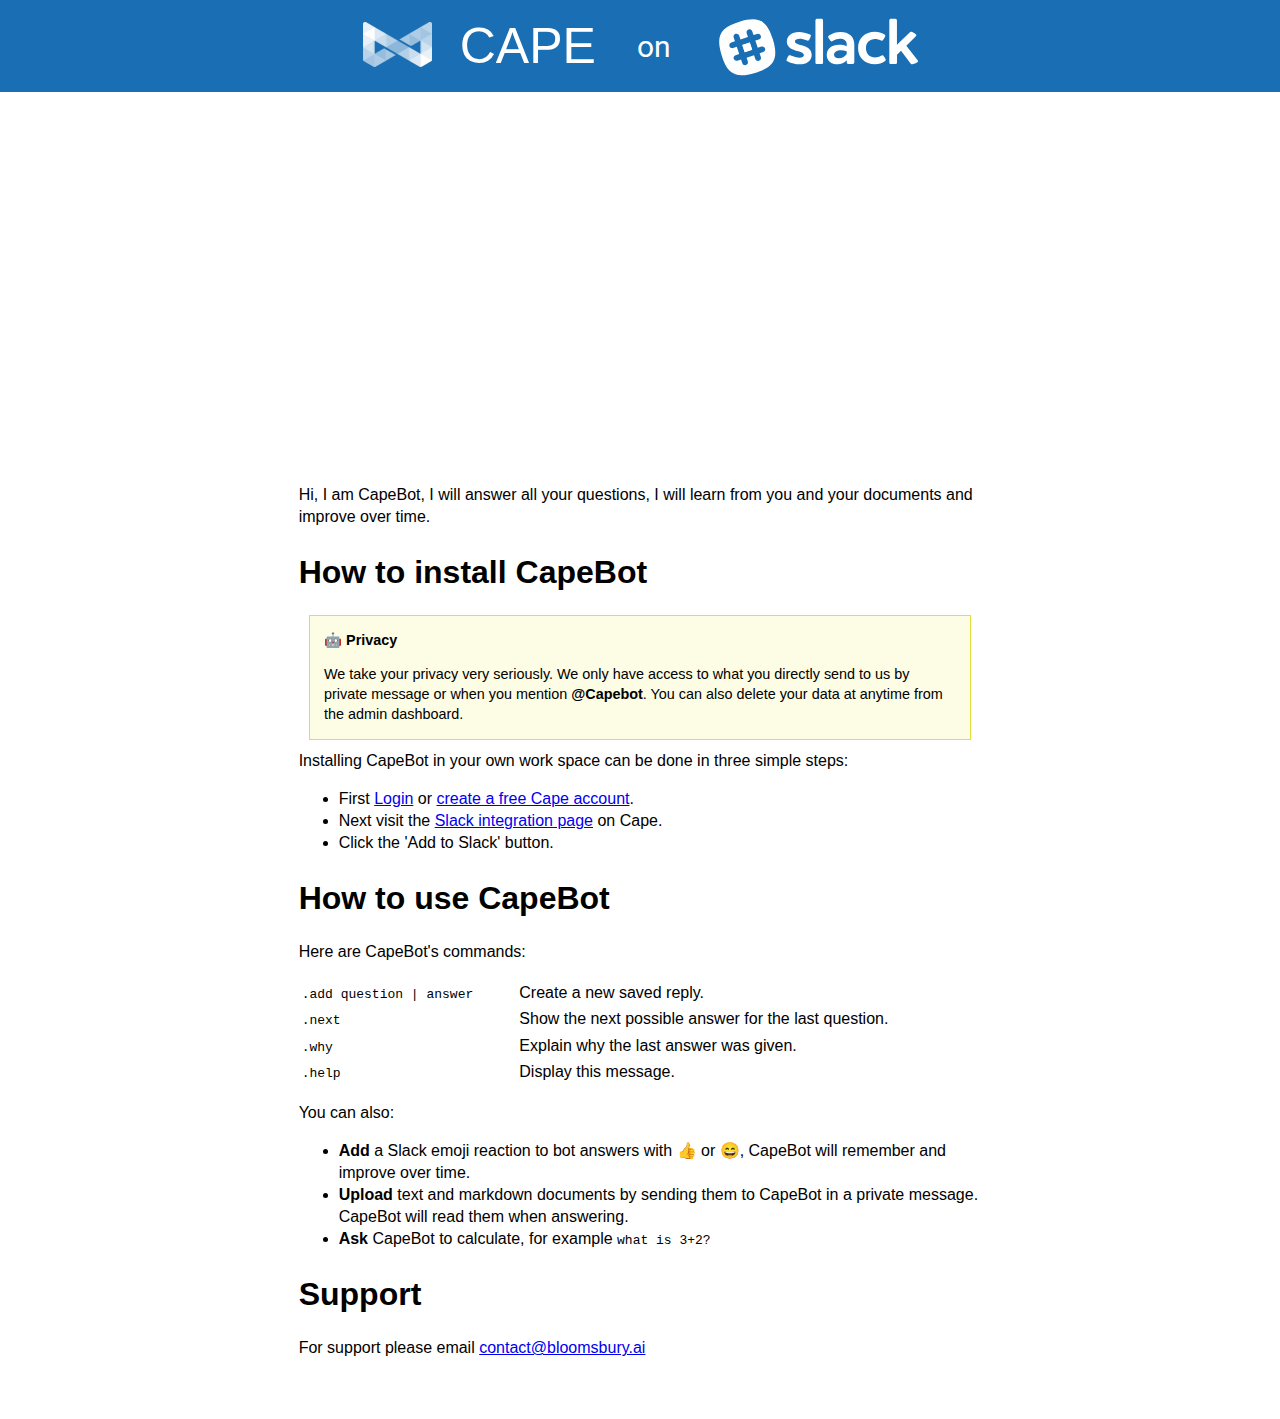
<file: docs/slack.html>
<!DOCTYPE html>
<html>
<head>
    <meta http-equiv="Content-Type" content="text/html; charset=UTF-8">
    <meta name="viewport" content="initial-scale=1.0">
    <title>Cape - Slack</title>
    <link href="https://fonts.googleapis.com/css?family=Roboto:300,400,500,700" rel="stylesheet">
    <link rel="stylesheet" href="slack-grid.css">
    <link rel="stylesheet" href="slack.css">
    <script type='text/javascript'>
        window.onload = function () {
            if (window.location.hash == '#complete') {
                document.getElementById('completemessage').style.display = 'block';
            }
        }
    </script>
</head>
<body class="body page-index clearfix">
<p class="text text-1">CAPE</p>
<div class="element element-1"></div>
<div class="element element-2"></div>
<p class="text text-2">CAPE&nbsp;</p>
<p class="text text-3">on</p>
<div class="element element-3"></div>
<div style='clear: both;'>
    <br/>
</div>
<div class='message' id='completemessage'>
    <center><p>Congratulations! You have successfully connected Cape with Slack.</p></center>

    <div style='width: 50%; margin: auto;'>
        <p>

        <div style='float: right;'><a href='https://alpha.thecape.ai/dashboard.html'>
            <small>Return to the Cape dashboard
            </small>
        </a>
        </div>
        <a href='https://slack.com/apps/A8TC70LQK-capebot'>
            <small>Configure your CapeBot</small>
        </a>
        </p>
    </div>
</div>
<div class="wrapper">
    <iframe src="https://player.vimeo.com/video/258053984?autoplay=1&loop=1" width="640" height="289" frameborder="0"
            webkitallowfullscreen="" mozallowfullscreen="" allowfullscreen="allowfullscreen"></iframe>
</div>
<div class="text text-4">
    <p>Hi, I am CapeBot, I will answer all your questions, I will learn from you and your documents and improve over
        time.</p>

    <h1 id='install'>How to install CapeBot</h1>
    <div class="warning">
        <p><strong>🤖 Privacy</strong></p>
        <p>We take your privacy very seriously.
            We only have access to what you directly send to us by private message or when you mention
            <strong>@Capebot</strong>. You can also delete your data at anytime from the admin dashboard.
        </p>
    </div>
    Installing CapeBot in your own work space can be done in three simple steps:

    <ul>
        <li>First <a href="https://alpha.thecape.ai/authentication.html#/">Login</a> or <a href='https://alpha.thecape.ai/authentication.html#/register'>create a free Cape account</a>.</li>
        <li>Next visit the <a href='https://alpha.thecape.ai/dashboard.html#/integrations/slack'>Slack integration
            page</a> on Cape.
        </li>
        <li>Click the 'Add to Slack' button.</li>
    </ul>

    <h1 id='use'>How to use CapeBot</h1>

    <p>Here are CapeBot's commands:</p>

    <table style='width: 100%;'>
        <tr>
            <td><code>.add question | answer</code></td>
            <td>Create a new saved reply.</td>
        </tr>
        <tr>
            <td><code>.next</code></td>
            <td>Show the next possible answer for the last question.</td>
        </tr>

        <tr>
            <td><code>.why</code></td>
            <td>Explain why the last answer was given.</td>
        </tr>

        <tr>
            <td><code>.help</code></td>
            <td>Display this message.</td>
        </tr>

    </table>

    <p>You can also:</p>

    <ul>
        <li><strong>Add</strong> a Slack emoji reaction to bot answers with 👍 or 😄, CapeBot will remember and improve
            over time.
        </li>
        <li><strong>Upload</strong> text and markdown documents by sending them to CapeBot in a private message. CapeBot
            will read them when answering.
        </li>
        <li><strong>Ask</strong> CapeBot to calculate, for example <code>what is 3+2?</code></li>
    </ul>

    <h1 id='support'>Support</h1>

    <p>For support please email <a href='mailto:contact@bloomsbury.ai'>contact@bloomsbury.ai</a></p>

    <br/><br/>

</div>


</body>
</html>
</file>
<file: docs/slack-grid.css>
.fluid-span-1 {
  width: 6.5%;
}

.fluid-span-2 {
  width: 15%;
}

.fluid-span-3 {
  width: 23.5%;
}

.fluid-span-4 {
  width: 32%;
}

.fluid-span-5 {
  width: 40.5%;
}

.fluid-span-6 {
  width: 49%;
}

.fluid-span-7 {
  width: 57.5%;
}

.fluid-span-8 {
  width: 66%;
}

.fluid-span-9 {
  width: 74.5%;
}

.fluid-span-10 {
  width: 83%;
}

.fluid-span-11 {
  width: 91.5%;
}

.fluid-span-12 {
  width: 100%;
}

.fluid-offset-1 {
  margin-left: 8.5%;
}

.fluid-offset-2 {
  margin-left: 17%;
}

.fluid-offset-3 {
  margin-left: 25.5%;
}

.fluid-offset-4 {
  margin-left: 34%;
}

.fluid-offset-5 {
  margin-left: 42.5%;
}

.fluid-offset-6 {
  margin-left: 51%;
}

.fluid-offset-7 {
  margin-left: 59.5%;
}

.fluid-offset-8 {
  margin-left: 68%;
}

.fluid-offset-9 {
  margin-left: 76.5%;
}

.fluid-offset-10 {
  margin-left: 85%;
}

.fluid-offset-11 {
  margin-left: 93.5%;
}
</file>
<file: docs/slack.css>
body {
  background-color: rgb(255, 255, 255);
  font: 400 1em/1.38 Helvetica;
  color: rgb(0, 0, 0);
  margin: 0;
}

h2 {
    margin-top: 1.5em;
}

.element {
  position: relative;
  float: left;
}

.text {
  float: left;
}

.text-4 p {
  margin-bottom: 1em;
}

.wrapper {
  width: 640px;
  height: 289px;
  margin: 30px auto 0;
  overflow: hidden;
}

.element-1 {
  z-index: 1;
  width: 100%;
  height: 92px;
  background-color: rgb(25, 110, 180);
}

.element-2 {
  clear: both;
  z-index: 5;
  width: 5.4166666666%;
  height: 65px;
  margin: -80px 0 0 28.33073%;
  background: url('logo.png') rgba(222, 222, 222, 0);
  background-repeat: no-repeat;
  background-size: contain;
  background-position: center center;
}

.element-3 {
  z-index: 4;
  width: 19.4166666666%;
  height: 60px;
  margin: -75px 0 0 54.41276%;
  background: url('slack-logo.svg') rgba(222, 222, 222, 0);
  background-repeat: no-repeat;
  background-size: 288px 120px;
  background-position: center center;
}

.text-1 {
  width: 9.9166666666%;
  min-height: 76px;
  margin: -94px 0 0 37.75%;
  font-family: Roboto;
  font-size: 2.813em;
  font-weight: 700;
  color: rgb(255, 255, 255);
}

.text-2 {
  position: relative;
  z-index: 2;
  margin: -80px 0 0 35.91276%;
  font: Roboto;
  font-size: 3.125em;
  color: rgb(255, 255, 255);
}

.text-3 {
  position: relative;
  z-index: 3;
  margin: -66px 0 0 49.7513%;
  font-family: Roboto;
  font-size: 1.875em;
  color: rgb(255, 255, 255);
}

.text-4 {
  clear: both;
  width: 53.3333333333%;
  min-height: 100px;
  margin: 35px 0 0 23.33203%;
  font-size: 1em;
  color: rgb(0, 0, 0);
}

.warning {
  clear: both;
  margin: 10px 10px 10px 10px;
  font-size: .9em;
  background: rgba(248, 243, 138, 0.23);
  border: solid 1px #e0e23a;
  padding: 1em;
  padding-top: 0;
  padding-bottom: 0;
}

.message {
  display: none;
  clear: both;
  width: 53.3333333333%;
  margin: 10px 0 0 23.33203%;
  font-size: 1em;
  background: #1df0a30b;
  border: solid 1px #148f56;
  padding: 1em;
  padding-top: 0;
  padding-bottom: 0;
}
</file>
<file: docs/documentation/stylesheets/screen.css>
/*! normalize.css v3.0.2 | MIT License | git.io/normalize */html{font-family:sans-serif;-ms-text-size-adjust:100%;-webkit-text-size-adjust:100%}body{margin:0}article,aside,details,figcaption,figure,footer,header,hgroup,main,menu,nav,section,summary{display:block}audio,canvas,progress,video{display:inline-block;vertical-align:baseline}audio:not([controls]){display:none;height:0}[hidden],template{display:none}a{background-color:transparent}a:active,a:hover{outline:0}abbr[title]{border-bottom:1px dotted}b,strong{font-weight:bold}dfn{font-style:italic}h1{font-size:2em;margin:0.67em 0}mark{background:#ff0;color:#000}small{font-size:80%}sub,sup{font-size:75%;line-height:0;position:relative;vertical-align:baseline}sup{top:-0.5em}sub{bottom:-0.25em}img{border:0}svg:not(:root){overflow:hidden}figure{margin:1em 40px}hr{box-sizing:content-box;height:0}pre{overflow:auto}code,kbd,pre,samp{font-family:monospace, monospace;font-size:1em}button,input,optgroup,select,textarea{color:inherit;font:inherit;margin:0}button{overflow:visible}button,select{text-transform:none}button,html input[type="button"],input[type="reset"],input[type="submit"]{-webkit-appearance:button;cursor:pointer}button[disabled],html input[disabled]{cursor:default}button::-moz-focus-inner,input::-moz-focus-inner{border:0;padding:0}input{line-height:normal}input[type="checkbox"],input[type="radio"]{box-sizing:border-box;padding:0}input[type="number"]::-webkit-inner-spin-button,input[type="number"]::-webkit-outer-spin-button{height:auto}input[type="search"]{-webkit-appearance:textfield;box-sizing:content-box}input[type="search"]::-webkit-search-cancel-button,input[type="search"]::-webkit-search-decoration{-webkit-appearance:none}fieldset{border:1px solid #c0c0c0;margin:0 2px;padding:0.35em 0.625em 0.75em}legend{border:0;padding:0}textarea{overflow:auto}optgroup{font-weight:bold}table{border-collapse:collapse;border-spacing:0}td,th{padding:0}.content h1,.content h2,.content h3,.content h4,.content h5,.content h6,html,body{font-family:-apple-system, BlinkMacSystemFont, "Segoe UI", Roboto, Helvetica, Arial, sans-serif, "Apple Color Emoji", "Segoe UI Emoji", "Segoe UI Symbol";font-size:14px}.content h1,.content h2,.content h3,.content h4,.content h5,.content h6{font-weight:bold}.content code,.content pre{font-family:Consolas, Menlo, Monaco, "Lucida Console", "Liberation Mono", "DejaVu Sans Mono", "Bitstream Vera Sans Mono", "Courier New", monospace, serif;font-size:12px;line-height:1.5}.content code{word-break:break-all;-webkit-hyphens:auto;-ms-hyphens:auto;hyphens:auto}@font-face{font-family:'slate';src:url(../fonts/slate.eot?-syv14m);src:url(../fonts/slate.eot?#iefix-syv14m) format("embedded-opentype"),url(../fonts/slate.woff2?-syv14m) format("woff2"),url(../fonts/slate.woff?-syv14m) format("woff"),url(../fonts/slate.ttf?-syv14m) format("truetype"),url(../fonts/slate.svg?-syv14m#slate) format("svg");font-weight:normal;font-style:normal}.content aside.warning:before,.content aside.notice:before,.content aside.success:before,.toc-wrapper>.search:before{font-family:'slate';speak:none;font-style:normal;font-weight:normal;font-variant:normal;text-transform:none;line-height:1}.content aside.warning:before{content:"\e600"}.content aside.notice:before{content:"\e602"}.content aside.success:before{content:"\e606"}.toc-wrapper>.search:before{content:"\e607"}html,body{color:#333;padding:0;margin:0;-webkit-font-smoothing:antialiased;-moz-osx-font-smoothing:grayscale;background-color:#F3F7F9;height:100%;-webkit-text-size-adjust:none}#toc>ul>li>a>span{float:right;background-color:#2484FF;border-radius:40px;width:20px}.toc-wrapper{transition:left 0.3s ease-in-out;overflow-y:auto;overflow-x:hidden;position:fixed;z-index:30;top:0;left:0;bottom:0;width:230px;background-color:#2E3336;font-size:13px;font-weight:bold}.toc-wrapper .lang-selector{display:none}.toc-wrapper .lang-selector a{padding-top:0.5em;padding-bottom:0.5em}.toc-wrapper>img{display:block;max-width:100%}.toc-wrapper>.search{position:relative}.toc-wrapper>.search input{background:#2E3336;border-width:0 0 1px 0;border-color:#666;padding:6px 0 6px 20px;box-sizing:border-box;margin:10px 15px;width:200px;outline:none;color:#fff;border-radius:0}.toc-wrapper>.search:before{position:absolute;top:17px;left:15px;color:#fff}.toc-wrapper .logo{margin-bottom:0px;padding:32px 48px 24px 48px;width:calc(100% - 96px)}.toc-wrapper .search-results{margin-top:0;box-sizing:border-box;height:0;overflow-y:auto;overflow-x:hidden;transition-property:height, margin;transition-duration:180ms;transition-timing-function:ease-in-out;background:#1E2224}.toc-wrapper .search-results.visible{height:30%;margin-bottom:1em}.toc-wrapper .search-results li{margin:1em 15px;line-height:1}.toc-wrapper .search-results a{color:#fff;text-decoration:none}.toc-wrapper .search-results a:hover{text-decoration:underline}.toc-wrapper ul,.toc-wrapper li{list-style:none;margin:0;padding:0;line-height:28px}.toc-wrapper li{color:#fff;transition-property:background;transition-timing-function:linear;transition-duration:200ms}.toc-wrapper .toc-link.active{background-color:#0F75D4;color:#fff}.toc-wrapper .toc-link.active-parent{background-color:#1E2224;color:#fff}.toc-wrapper .toc-list-h2{display:none;background-color:#1E2224;font-weight:500}.toc-wrapper .toc-h2{padding-left:25px;font-size:12px}.toc-wrapper .toc-footer{padding:1em 0;margin-top:1em;border-top:1px dashed #666}.toc-wrapper .toc-footer li,.toc-wrapper .toc-footer a{color:#fff;text-decoration:none}.toc-wrapper .toc-footer a:hover{text-decoration:underline}.toc-wrapper .toc-footer li{font-size:0.8em;line-height:1.7;text-decoration:none}.toc-link,.toc-footer li{padding:0 15px 0 15px;display:block;overflow-x:hidden;white-space:nowrap;text-overflow:ellipsis;text-decoration:none;color:#fff;transition-property:background;transition-timing-function:linear;transition-duration:130ms}#nav-button{padding:0 1.5em 5em 0;display:none;position:fixed;top:0;left:0;z-index:100;color:#000;text-decoration:none;font-weight:bold;opacity:0.7;line-height:16px;transition:left 0.3s ease-in-out}#nav-button span{display:block;padding:6px 6px 6px;background-color:rgba(243,247,249,0.7);transform-origin:0 0;transform:rotate(-90deg) translate(-100%, 0);border-radius:0 0 0 5px}#nav-button img{height:16px;vertical-align:bottom}#nav-button:hover{opacity:1}#nav-button.open{left:230px}.page-wrapper{margin-left:230px;position:relative;z-index:10;background-color:#F3F7F9;min-height:100%;padding-bottom:1px}.page-wrapper .dark-box{width:50%;background-color:#2E3336;position:absolute;right:0;top:0;bottom:0}.page-wrapper .lang-selector{position:fixed;z-index:50;border-bottom:5px solid #2E3336}.lang-selector{background-color:#1E2224;width:100%;font-weight:bold}.lang-selector a{display:block;float:left;color:#fff;text-decoration:none;padding:0 10px;line-height:30px;outline:0}.lang-selector a:active,.lang-selector a:focus{background-color:#111;color:#fff}.lang-selector a.active{background-color:#2E3336;color:#fff}.lang-selector:after{content:'';clear:both;display:block}.content{-webkit-transform:translateZ(0);position:relative;z-index:30}.content:after{content:'';display:block;clear:both}.content>h1,.content>h2,.content>h3,.content>h4,.content>h5,.content>h6,.content>p,.content>table,.content>ul,.content>ol,.content>aside,.content>dl{margin-right:50%;padding:0 28px;box-sizing:border-box;display:block}.content>ul,.content>ol{padding-left:43px}.content>h1,.content>h2,.content>div{clear:both}.content h1{font-size:25px;padding-top:0.5em;padding-bottom:0.5em;margin-bottom:21px;margin-top:2em;border-top:1px solid #ccc;border-bottom:1px solid #ccc;background-color:#fdfdfd}.content h1:first-child,.content div:first-child+h1{border-top-width:0;margin-top:0}.content h2{font-size:19px;margin-top:4em;margin-bottom:0;border-top:1px solid #ccc;padding-top:1.2em;padding-bottom:1.2em;background-image:linear-gradient(to bottom, rgba(255,255,255,0.2), rgba(255,255,255,0))}.content h1+h2,.content h1+div+h2{margin-top:-21px;border-top:none}.content h3,.content h4,.content h5,.content h6{font-size:15px;margin-top:2.5em;margin-bottom:0.8em}.content h4,.content h5,.content h6{font-size:10px}.content hr{margin:2em 0;border-top:2px solid #2E3336;border-bottom:2px solid #F3F7F9}.content table{margin-bottom:1em;overflow:auto}.content table th,.content table td{text-align:left;vertical-align:top;line-height:1.6}.content table th{padding:5px 10px;border-bottom:1px solid #ccc;vertical-align:bottom}.content table td{padding:10px}.content table tr:last-child{border-bottom:1px solid #ccc}.content table tr:nth-child(odd)>td{background-color:white}.content table tr:nth-child(even)>td{background-color:#fbfcfd}.content dt{font-weight:bold}.content dd{margin-left:15px}.content p,.content li,.content dt,.content dd{line-height:1.6;margin-top:0}.content img{max-width:100%}.content code{background-color:rgba(0,0,0,0.05);padding:3px;border-radius:3px}.content pre>code{background-color:transparent;padding:0}.content aside{padding-top:1em;padding-bottom:1em;margin-top:1.5em;margin-bottom:1.5em;background:#8fbcd4;line-height:1.6}.content aside.warning{background-color:#c97a7e}.content aside.success{background-color:#6ac174}.content aside:before{vertical-align:middle;padding-right:0.5em;font-size:14px}.content .search-highlight{padding:2px;margin:-2px;border-radius:4px;border:1px solid #F7E633;background:linear-gradient(to top left, #F7E633 0%, #F1D32F 100%)}.content pre,.content blockquote{background-color:#1E2224;color:#fff;margin:0;width:50%;float:right;clear:right;box-sizing:border-box}.content pre>p,.content blockquote>p{margin:0}.content pre a,.content blockquote a{color:#fff;text-decoration:none;border-bottom:dashed 1px #ccc}.content pre{padding-top:2em;padding-bottom:2em;padding:2em 28px}.content blockquote>p{background-color:#191D1F;padding:13px 2em;color:#eee}@media (max-width: 930px){.toc-wrapper{left:-230px}.toc-wrapper.open{left:0}.page-wrapper{margin-left:0}#nav-button{display:block}.toc-link{padding-top:0.3em;padding-bottom:0.3em}}@media (max-width: 700px){.dark-box{display:none}.content>h1,.content>h2,.content>h3,.content>h4,.content>h5,.content>h6,.content>p,.content>table,.content>ul,.content>ol,.content>aside,.content>dl{margin-right:0}.toc-wrapper .lang-selector{display:block}.page-wrapper .lang-selector{display:none}.content pre,.content blockquote{width:auto;float:none}.content>pre+h1,.content>blockquote+h1,.content>pre+h2,.content>blockquote+h2,.content>pre+h3,.content>blockquote+h3,.content>pre+h4,.content>blockquote+h4,.content>pre+h5,.content>blockquote+h5,.content>pre+h6,.content>blockquote+h6,.content>pre+p,.content>blockquote+p,.content>pre+table,.content>blockquote+table,.content>pre+ul,.content>blockquote+ul,.content>pre+ol,.content>blockquote+ol,.content>pre+aside,.content>blockquote+aside,.content>pre+dl,.content>blockquote+dl{margin-top:28px}}.highlight .c,.highlight .cm,.highlight .c1,.highlight .cs{color:#909090}.highlight,.highlight .w{background-color:#1E2224}
</file>
<file: docs/documentation/stylesheets/print.css>
/*! normalize.css v3.0.2 | MIT License | git.io/normalize */html{font-family:sans-serif;-ms-text-size-adjust:100%;-webkit-text-size-adjust:100%}body{margin:0}article,aside,details,figcaption,figure,footer,header,hgroup,main,menu,nav,section,summary{display:block}audio,canvas,progress,video{display:inline-block;vertical-align:baseline}audio:not([controls]){display:none;height:0}[hidden],template{display:none}a{background-color:transparent}a:active,a:hover{outline:0}abbr[title]{border-bottom:1px dotted}b,strong{font-weight:bold}dfn{font-style:italic}h1{font-size:2em;margin:0.67em 0}mark{background:#ff0;color:#000}small{font-size:80%}sub,sup{font-size:75%;line-height:0;position:relative;vertical-align:baseline}sup{top:-0.5em}sub{bottom:-0.25em}img{border:0}svg:not(:root){overflow:hidden}figure{margin:1em 40px}hr{box-sizing:content-box;height:0}pre{overflow:auto}code,kbd,pre,samp{font-family:monospace, monospace;font-size:1em}button,input,optgroup,select,textarea{color:inherit;font:inherit;margin:0}button{overflow:visible}button,select{text-transform:none}button,html input[type="button"],input[type="reset"],input[type="submit"]{-webkit-appearance:button;cursor:pointer}button[disabled],html input[disabled]{cursor:default}button::-moz-focus-inner,input::-moz-focus-inner{border:0;padding:0}input{line-height:normal}input[type="checkbox"],input[type="radio"]{box-sizing:border-box;padding:0}input[type="number"]::-webkit-inner-spin-button,input[type="number"]::-webkit-outer-spin-button{height:auto}input[type="search"]{-webkit-appearance:textfield;box-sizing:content-box}input[type="search"]::-webkit-search-cancel-button,input[type="search"]::-webkit-search-decoration{-webkit-appearance:none}fieldset{border:1px solid #c0c0c0;margin:0 2px;padding:0.35em 0.625em 0.75em}legend{border:0;padding:0}textarea{overflow:auto}optgroup{font-weight:bold}table{border-collapse:collapse;border-spacing:0}td,th{padding:0}.content h1,.content h2,.content h3,.content h4,body{font-family:-apple-system, BlinkMacSystemFont, "Segoe UI", Roboto, Helvetica, Arial, sans-serif, "Apple Color Emoji", "Segoe UI Emoji", "Segoe UI Symbol";font-size:14px}.content h1,.content h2,.content h3,.content h4{font-weight:bold}.content pre,.content code{font-family:Consolas, Menlo, Monaco, "Lucida Console", "Liberation Mono", "DejaVu Sans Mono", "Bitstream Vera Sans Mono", "Courier New", monospace, serif;font-size:12px;line-height:1.5}.content pre,.content code{word-break:break-all;-webkit-hyphens:auto;-ms-hyphens:auto;hyphens:auto}@font-face{font-family:'slate';src:url(../fonts/slate.eot?-syv14m);src:url(../fonts/slate.eot?#iefix-syv14m) format("embedded-opentype"),url(../fonts/slate.woff2?-syv14m) format("woff2"),url(../fonts/slate.woff?-syv14m) format("woff"),url(../fonts/slate.ttf?-syv14m) format("truetype"),url(../fonts/slate.svg?-syv14m#slate) format("svg");font-weight:normal;font-style:normal}.content aside.warning:before,.content aside.notice:before,.content aside.success:before{font-family:'slate';speak:none;font-style:normal;font-weight:normal;font-variant:normal;text-transform:none;line-height:1}.content aside.warning:before{content:"\e600"}.content aside.notice:before{content:"\e602"}.content aside.success:before{content:"\e606"}.tocify,.toc-footer,.lang-selector,.search,#nav-button{display:none}.tocify-wrapper>img{margin:0 auto;display:block}.content{font-size:12px}.content pre,.content code{border:1px solid #999;border-radius:5px;font-size:0.8em}.content pre code{border:0}.content pre{padding:1.3em}.content code{padding:0.2em}.content table{border:1px solid #999}.content table tr{border-bottom:1px solid #999}.content table td,.content table th{padding:0.7em}.content p{line-height:1.5}.content a{text-decoration:none;color:#000}.content h1{font-size:2.5em;padding-top:0.5em;padding-bottom:0.5em;margin-top:1em;margin-bottom:21px;border:2px solid #ccc;border-width:2px 0;text-align:center}.content h2{font-size:1.8em;margin-top:2em;border-top:2px solid #ccc;padding-top:0.8em}.content h1+h2,.content h1+div+h2{border-top:none;padding-top:0;margin-top:0}.content h3,.content h4{font-size:0.8em;margin-top:1.5em;margin-bottom:0.8em;text-transform:uppercase}.content h5,.content h6{text-transform:uppercase}.content aside{padding:1em;border:1px solid #ccc;border-radius:5px;margin-top:1.5em;margin-bottom:1.5em;line-height:1.6}.content aside:before{vertical-align:middle;padding-right:0.5em;font-size:14px}
</file>
